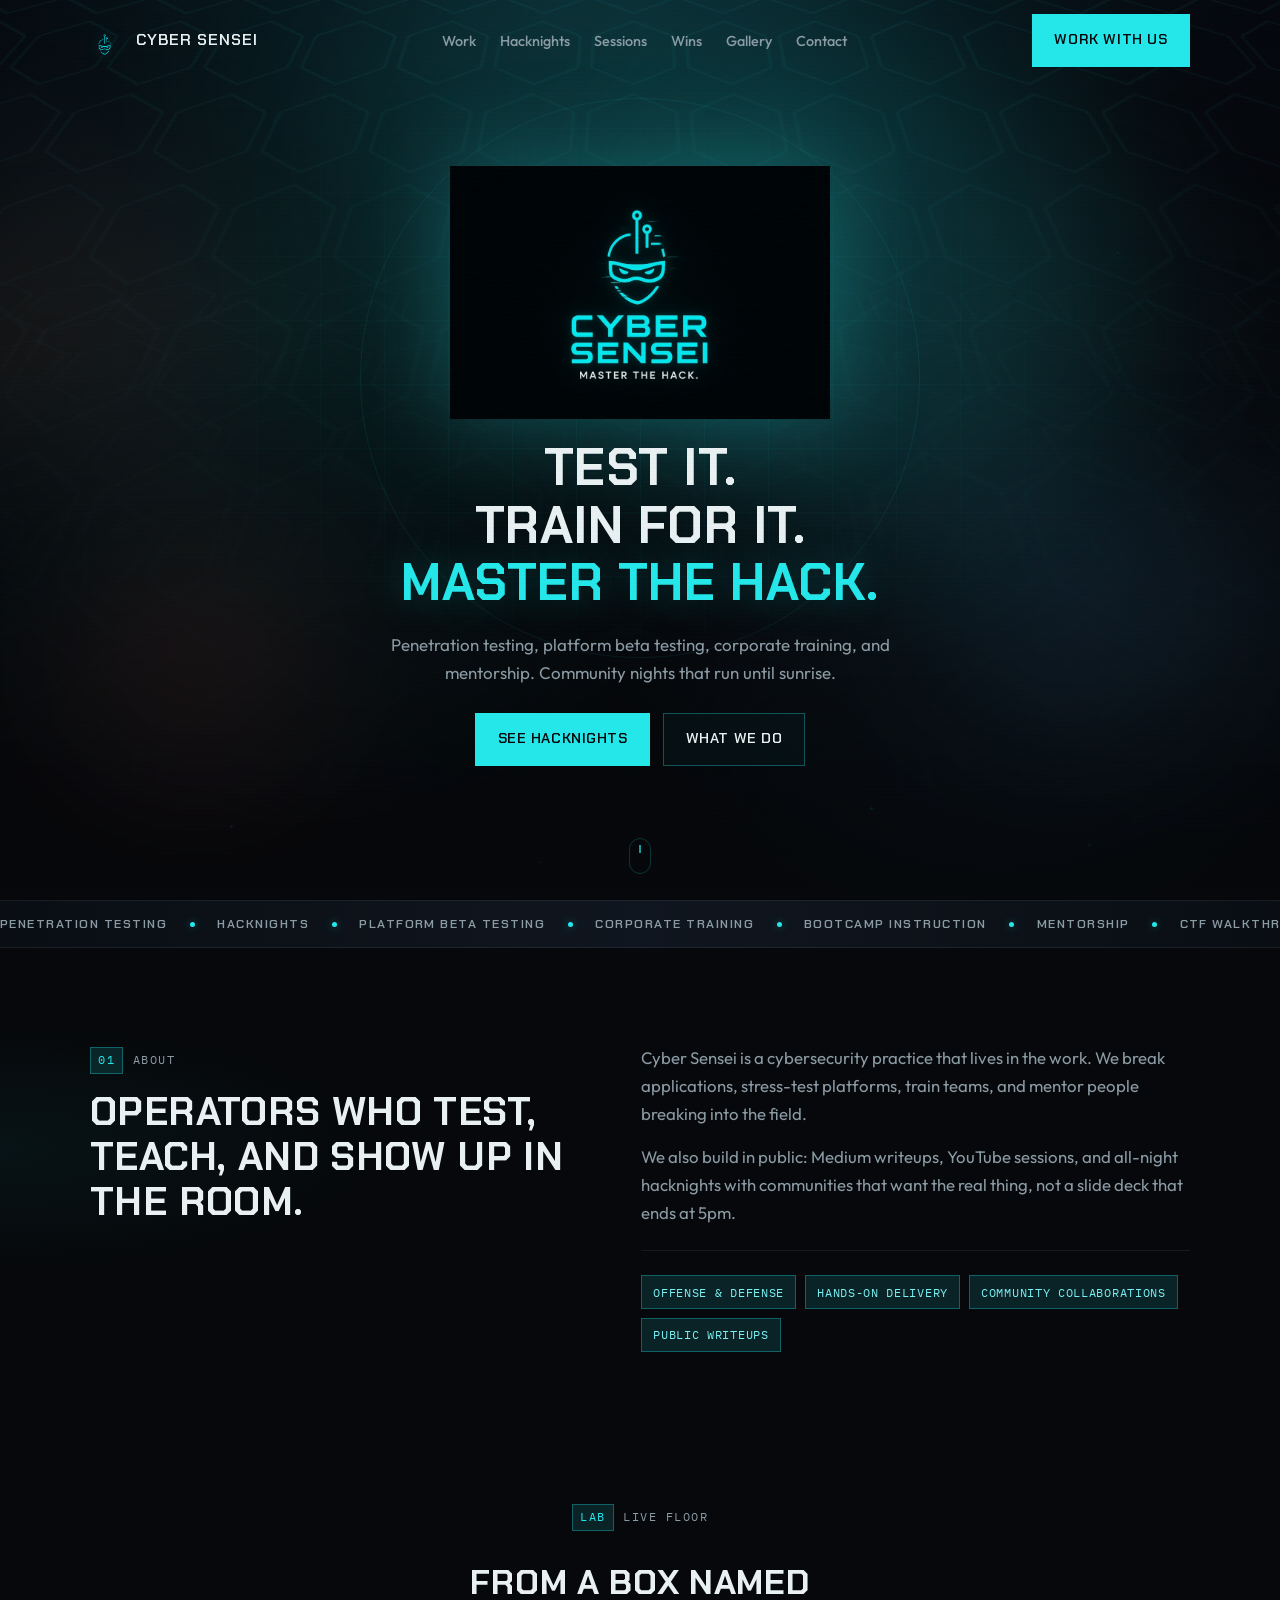
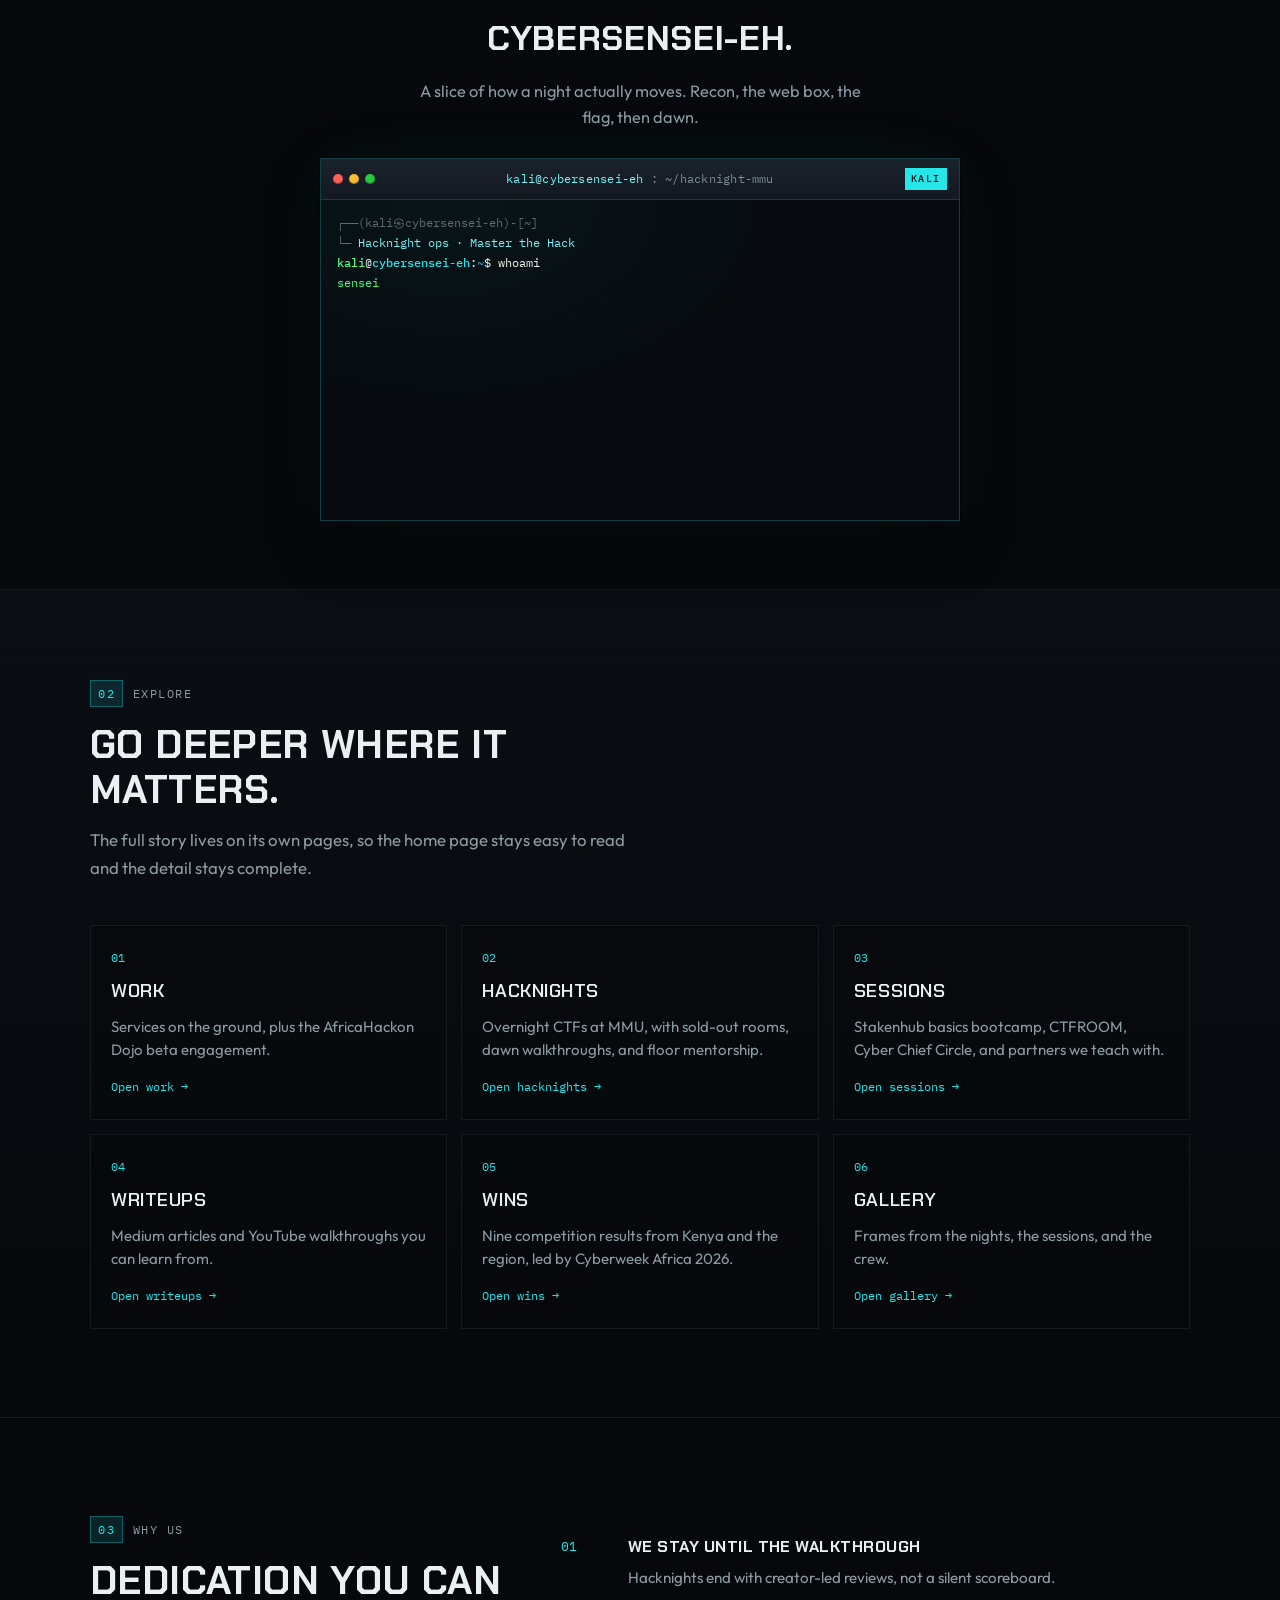
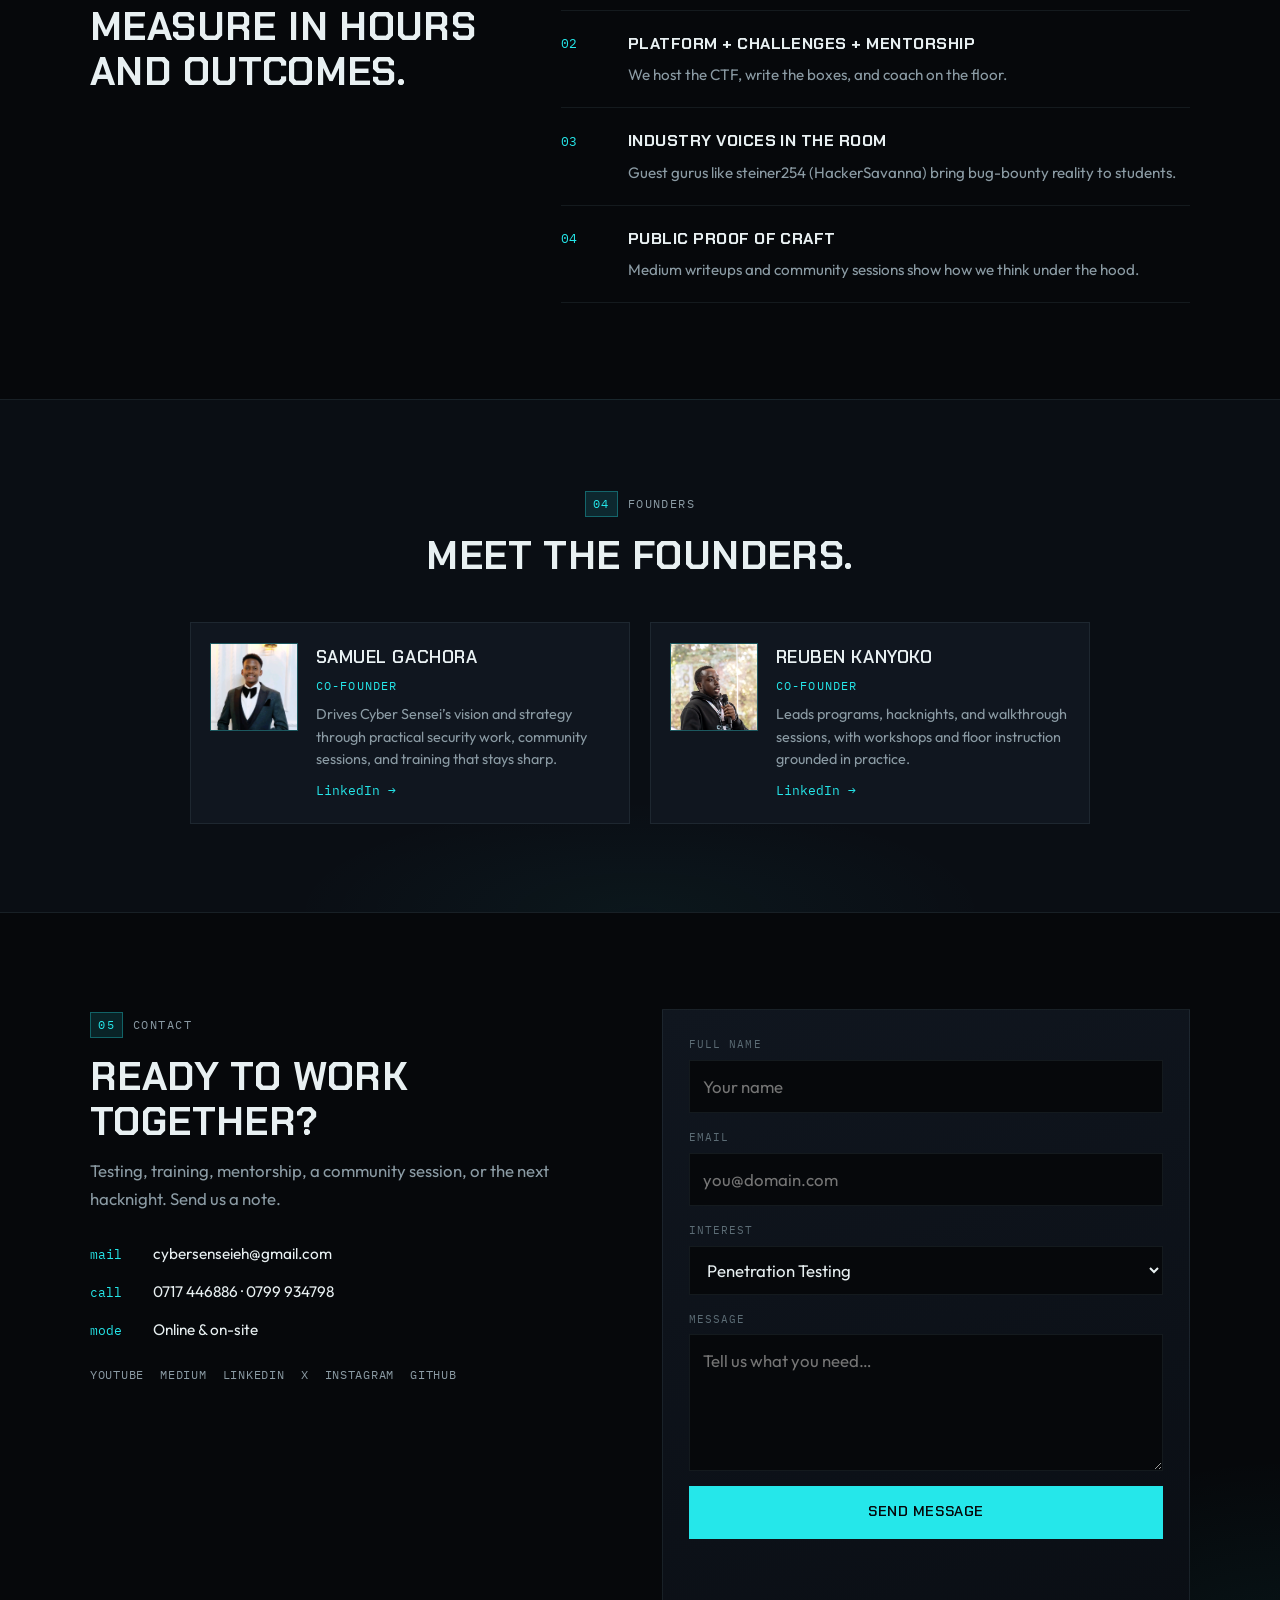
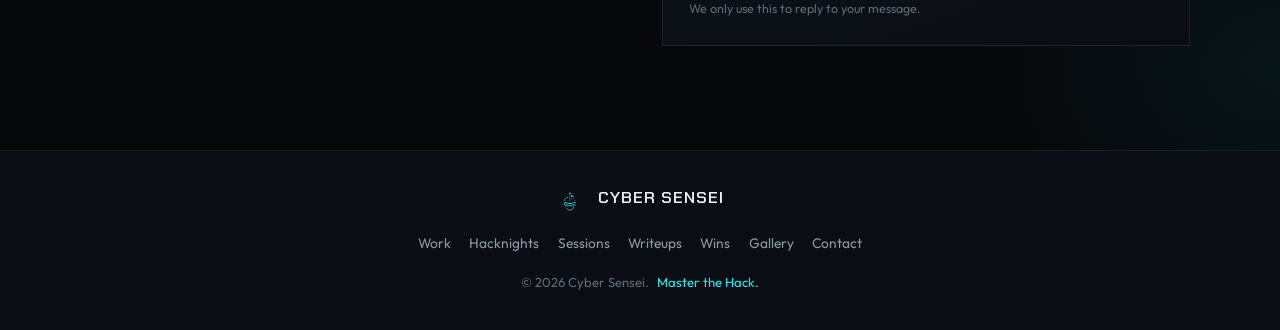
<file: index.html>
<!DOCTYPE html>
<html lang="en">
<head>
  <meta charset="UTF-8">
  <meta name="viewport" content="width=device-width, initial-scale=1.0">
  <title>Cyber Sensei | Master the Hack</title>
  <meta name="description" content="Cyber Sensei does penetration testing, platform beta testing, corporate training, mentorship, community hacknights, and public walkthroughs.">
  <meta property="og:title" content="Cyber Sensei | Master the Hack">
  <meta property="og:description" content="Penetration testing, training, mentorship, and overnight hacknights. Master the Hack.">
  <meta property="og:image" content="assets/og-cover.png">
  <meta property="og:type" content="website">
  <meta name="twitter:card" content="summary_large_image">
  <meta name="twitter:title" content="Cyber Sensei | Master the Hack">
  <meta name="twitter:description" content="Penetration testing, training, mentorship, and overnight hacknights. Master the Hack.">
  <meta name="twitter:image" content="assets/og-cover.png">
  <link rel="icon" type="image/svg+xml" href="assets/favicon.svg">
  <link rel="apple-touch-icon" href="assets/apple-touch-icon.png">
  <link rel="preconnect" href="https://fonts.googleapis.com">
  <link rel="preconnect" href="https://fonts.gstatic.com" crossorigin>
  <link href="https://fonts.googleapis.com/css2?family=Chakra+Petch:wght@500;600;700&family=IBM+Plex+Mono:wght@400;500&family=Outfit:wght@400;500;600;700&display=swap" rel="stylesheet">
  <link rel="stylesheet" href="css/styles.css?v=cyberweek-1">
</head>
<body>

  <div class="scanlines" aria-hidden="true"></div>
  <div class="page-glow" aria-hidden="true"></div>
  <div class="atmosphere" aria-hidden="true">
    <div class="hex-mesh"></div>
    <div class="hex-mesh hex-mesh--soft"></div>
    <span class="glow-blob glow-blob--cyan"></span>
    <span class="glow-blob glow-blob--warm"></span>
    <span class="glow-blob glow-blob--steel"></span>
    <span class="hex-ring hex-ring--1"></span>
    <span class="hex-ring hex-ring--2"></span>
    <span class="hex-ring hex-ring--3"></span>
    <span class="spark spark--1"></span>
    <span class="spark spark--2"></span>
    <span class="spark spark--3"></span>
    <span class="spark spark--4"></span>
  </div>

  <header class="site-header" id="siteHeader">
    <div class="shell header-inner">
      <a href="#home" class="brand">
        <img src="assets/logo-mark.png" alt="" class="brand-mark" width="40" height="40">
        <span class="brand-word">Cyber Sensei</span>
      </a>

      <nav class="main-nav" id="mainNav" aria-label="Primary">
        <ul>
          <li><a href="work/">Work</a></li>
          <li><a href="hacknights/">Hacknights</a></li>
          <li><a href="sessions/">Sessions</a></li>
          <li><a href="wins/">Wins</a></li>
          <li><a href="gallery/">Gallery</a></li>
          <li><a href="#contact">Contact</a></li>
        </ul>
      </nav>

      <div class="header-actions">
        <a href="#contact" class="btn btn-solid">Work With Us</a>
        <button class="nav-toggle" id="navToggle" aria-label="Open menu" aria-expanded="false">
          <span></span><span></span>
        </button>
      </div>
    </div>
  </header>

  <main>

    <!-- HERO -->
    <section class="hero" id="home">
      <div class="hero-atmosphere" aria-hidden="true">
        <div class="hero-mesh"></div>
        <div class="hero-grid"></div>
        <div class="hero-orb hero-orb--cyan"></div>
        <div class="hero-orb hero-orb--red"></div>
        <div class="hero-orb hero-orb--blue"></div>
        <div class="hero-ring"></div>
      </div>

      <div class="shell hero-stage">
        <img src="assets/logo.png" alt="Cyber Sensei" class="hero-logo" width="520" height="280">

        <h1 class="hero-headline">
          Test it.<br>
          Train for it.<br>
          <em>Master the hack.</em>
        </h1>

        <p class="hero-lede">
          Penetration testing, platform beta testing, corporate training, and mentorship.
          Community nights that run until sunrise.
        </p>

        <div class="hero-cta">
          <a href="hacknights/" class="btn btn-solid">See Hacknights</a>
          <a href="work/" class="btn btn-ghost">What We Do</a>
        </div>
      </div>

      <a href="#about" class="scroll-hint" aria-label="Scroll to about">
        <span class="scroll-hint-line"></span>
      </a>
    </section>

    <div class="ticker" aria-hidden="true">
      <div class="ticker-track">
        <span>Penetration Testing</span><i></i>
        <span>Hacknights</span><i></i>
        <span>Platform Beta Testing</span><i></i>
        <span>Corporate Training</span><i></i>
        <span>Bootcamp Instruction</span><i></i>
        <span>Mentorship</span><i></i>
        <span>CTF Walkthroughs</span><i></i>
        <span>Community Sessions</span><i></i>
        <span>Penetration Testing</span><i></i>
        <span>Hacknights</span><i></i>
        <span>Platform Beta Testing</span><i></i>
        <span>Corporate Training</span><i></i>
        <span>Bootcamp Instruction</span><i></i>
        <span>Mentorship</span><i></i>
        <span>CTF Walkthroughs</span><i></i>
        <span>Community Sessions</span><i></i>
      </div>
    </div>

    <!-- ABOUT -->
    <section class="about" id="about">
      <div class="shell about-layout">
        <div class="about-intro" data-reveal>
          <p class="eyebrow"><span class="eyebrow-code">01</span> About</p>
          <h2>Operators who test, teach, and show up in the room.</h2>
        </div>
        <div class="about-body" data-reveal>
          <p>
            Cyber Sensei is a cybersecurity practice that lives in the work.
            We break applications, stress-test platforms, train teams, and
            mentor people breaking into the field.
          </p>
          <p>
            We also build in public: Medium writeups, YouTube sessions, and
            all-night hacknights with communities that want the real thing,
            not a slide deck that ends at 5pm.
          </p>
          <ul class="about-pills">
            <li>Offense &amp; defense</li>
            <li>Hands-on delivery</li>
            <li>Community collaborations</li>
            <li>Public writeups</li>
          </ul>
        </div>
      </div>
    </section>

    <!-- LAB TERMINAL -->
    <section class="lab-term" id="lab" aria-label="Simulated Kali lab session">
      <div class="shell lab-term-shell" data-reveal>
        <p class="eyebrow"><span class="eyebrow-code">lab</span> Live floor</p>
        <h2 class="lab-term-title">From a box named cybersensei-eh.</h2>
        <p class="lab-term-lede">
          A slice of how a night actually moves. Recon, the web box, the flag, then dawn.
        </p>

        <div class="kali-window" id="kaliWindow">
          <div class="kali-titlebar">
            <div class="kali-traffic" aria-hidden="true">
              <span class="kali-dot kali-dot--close"></span>
              <span class="kali-dot kali-dot--min"></span>
              <span class="kali-dot kali-dot--max"></span>
            </div>
            <div class="kali-title">
              <span class="kali-host">kali@cybersensei-eh</span>
              <span class="kali-path">: ~/hacknight-mmu</span>
            </div>
            <div class="kali-badge" aria-hidden="true">KALI</div>
          </div>
          <div class="kali-screen" id="kaliScreen" role="log" aria-live="polite" aria-relevant="additions">
            <noscript>
              <pre class="kali-static">kali@cybersensei-eh:~$ whoami
sensei
kali@cybersensei-eh:~$ echo "Master the Hack."
Master the Hack.</pre>
            </noscript>
          </div>
        </div>
      </div>
    </section>

    <!-- PATHWAYS -->
    <section class="pathways" id="explore">
      <div class="shell">
        <header class="section-head" data-reveal>
          <p class="eyebrow"><span class="eyebrow-code">02</span> Explore</p>
          <h2>Go deeper where it matters.</h2>
          <p class="section-lede">
            The full story lives on its own pages, so the home page stays easy to read
            and the detail stays complete.
          </p>
        </header>

        <div class="pathway-grid">
          <a class="pathway" href="work/" data-reveal>
            <span class="pathway-code">01</span>
            <h3>Work</h3>
            <p>Services on the ground, plus the AfricaHackon Dojo beta engagement.</p>
            <span class="pathway-go">Open work →</span>
          </a>
          <a class="pathway" href="hacknights/" data-reveal>
            <span class="pathway-code">02</span>
            <h3>Hacknights</h3>
            <p>Overnight CTFs at MMU, with sold-out rooms, dawn walkthroughs, and floor mentorship.</p>
            <span class="pathway-go">Open hacknights →</span>
          </a>
          <a class="pathway" href="sessions/" data-reveal>
            <span class="pathway-code">03</span>
            <h3>Sessions</h3>
            <p>Stakenhub basics bootcamp, CTFROOM, Cyber Chief Circle, and partners we teach with.</p>
            <span class="pathway-go">Open sessions →</span>
          </a>
          <a class="pathway" href="writeups/" data-reveal>
            <span class="pathway-code">04</span>
            <h3>Writeups</h3>
            <p>Medium articles and YouTube walkthroughs you can learn from.</p>
            <span class="pathway-go">Open writeups →</span>
          </a>
          <a class="pathway" href="wins/" data-reveal>
            <span class="pathway-code">05</span>
            <h3>Wins</h3>
            <p>Nine competition results from Kenya and the region, led by Cyberweek Africa 2026.</p>
            <span class="pathway-go">Open wins →</span>
          </a>
          <a class="pathway" href="gallery/" data-reveal>
            <span class="pathway-code">06</span>
            <h3>Gallery</h3>
            <p>Frames from the nights, the sessions, and the crew.</p>
            <span class="pathway-go">Open gallery →</span>
          </a>
        </div>
      </div>
    </section>

    <!-- WHY -->
    <section class="why" id="why">
      <div class="shell why-layout">
        <div class="why-intro" data-reveal>
          <p class="eyebrow"><span class="eyebrow-code">03</span> Why us</p>
          <h2>Dedication you can measure in hours and outcomes.</h2>
        </div>
        <ol class="why-list">
          <li data-reveal>
            <strong>We stay until the walkthrough</strong>
            <span>Hacknights end with creator-led reviews, not a silent scoreboard.</span>
          </li>
          <li data-reveal>
            <strong>Platform + challenges + mentorship</strong>
            <span>We host the CTF, write the boxes, and coach on the floor.</span>
          </li>
          <li data-reveal>
            <strong>Industry voices in the room</strong>
            <span>Guest gurus like steiner254 (HackerSavanna) bring bug-bounty reality to students.</span>
          </li>
          <li data-reveal>
            <strong>Public proof of craft</strong>
            <span>Medium writeups and community sessions show how we think under the hood.</span>
          </li>
        </ol>
      </div>
    </section>


    <!-- FOUNDERS -->
    <section class="founders" id="founders">
      <div class="shell">
        <header class="section-head section-head--center" data-reveal>
          <p class="eyebrow"><span class="eyebrow-code">04</span> Founders</p>
          <h2>Meet the founders.</h2>
        </header>

        <div class="founders-row">
          <article class="founder" data-reveal>
            <img class="founder-photo" src="assets/founder-samuel.jpg" alt="Samuel Gachora" loading="lazy" width="112" height="112">
            <div class="founder-copy">
              <h3>Samuel Gachora</h3>
              <p class="founder-role">Co-Founder</p>
              <p>
                Drives Cyber Sensei’s vision and strategy through practical security work,
                community sessions, and training that stays sharp.
              </p>
              <a href="https://www.linkedin.com/in/samuel-gachora-5426922b9/" class="text-link" target="_blank" rel="noopener noreferrer">LinkedIn →</a>
            </div>
          </article>

          <article class="founder" data-reveal>
            <img class="founder-photo" src="assets/founder-reuben.jpg" alt="Reuben Kanyoko" loading="lazy" width="112" height="112">
            <div class="founder-copy">
              <h3>Reuben Kanyoko</h3>
              <p class="founder-role">Co-Founder</p>
              <p>
                Leads programs, hacknights, and walkthrough sessions, with workshops and
                floor instruction grounded in practice.
              </p>
              <a href="https://www.linkedin.com/in/reuben-kanyoko-wahome/" class="text-link" target="_blank" rel="noopener noreferrer">LinkedIn →</a>
            </div>
          </article>
        </div>
      </div>
    </section>


    <!-- CONTACT -->
    <section class="contact" id="contact">
      <div class="shell contact-layout">
        <div class="contact-copy" data-reveal>
          <p class="eyebrow"><span class="eyebrow-code">05</span> Contact</p>
          <h2>Ready to work together?</h2>
          <p class="section-lede">
            Testing, training, mentorship, a community session, or the next hacknight.
            Send us a note.
          </p>

          <ul class="contact-meta">
            <li>
              <span class="mono">mail</span>
              <a href="mailto:cybersenseieh@gmail.com">cybersenseieh@gmail.com</a>
            </li>
            <li>
              <span class="mono">call</span>
              <span>
                <a href="tel:+254717446886">0717 446886</a>
                ·
                <a href="tel:+254799934798">0799 934798</a>
              </span>
            </li>
            <li>
              <span class="mono">mode</span>
              <span>Online &amp; on-site</span>
            </li>
          </ul>

          <div class="social-row">
            <a href="https://www.youtube.com/@cybersensei-EH" target="_blank" rel="noopener noreferrer">YouTube</a>
            <a href="https://medium.com/@cybersenseieh" target="_blank" rel="noopener noreferrer">Medium</a>
            <a href="https://www.linkedin.com/company/cybersensei-eh/" target="_blank" rel="noopener noreferrer">LinkedIn</a>
            <a href="https://x.com/cyber_sensei_EH" target="_blank" rel="noopener noreferrer">X</a>
            <a href="https://www.instagram.com/cybersensei_eh/" target="_blank" rel="noopener noreferrer">Instagram</a>
            <a href="https://github.com/cybersensei-EH" target="_blank" rel="noopener noreferrer">GitHub</a>
          </div>
        </div>

        <form class="contact-form" id="contactForm" data-reveal action="https://formsubmit.co/ajax/cybersenseieh@gmail.com" method="POST">
          <input type="hidden" name="_subject" value="Cyber Sensei website inquiry">
          <input type="hidden" name="_template" value="table">
          <input type="text" name="_honey" class="form-honey" tabindex="-1" autocomplete="off" aria-hidden="true">
          <label>
            <span>Full name</span>
            <input type="text" name="name" placeholder="Your name" required autocomplete="name">
          </label>
          <label>
            <span>Email</span>
            <input type="email" name="email" placeholder="you@domain.com" required autocomplete="email">
          </label>
          <label>
            <span>Interest</span>
            <select name="interest">
              <option>Penetration Testing</option>
              <option>Platform Beta Testing</option>
              <option>Corporate Training</option>
              <option>Bootcamp Instruction</option>
              <option>Mentorship</option>
              <option>Hacknight / Community Session</option>
              <option>Writeups / Collaboration</option>
              <option>Other</option>
            </select>
          </label>
          <label>
            <span>Message</span>
            <textarea name="message" rows="4" placeholder="Tell us what you need…" required></textarea>
          </label>
          <button type="submit" class="btn btn-solid btn-block" id="contactSubmit">Send message</button>
          <p class="form-note" id="formNote" role="status"></p>
          <p class="form-privacy">We only use this to reply to your message.</p>
        </form>
      </div>
    </section>


  </main>

  <footer class="site-footer">
    <div class="shell footer-inner">
      <a href="#home" class="footer-brand">
        <img src="assets/logo-mark.png" alt="" width="36" height="36">
        <span>Cyber Sensei</span>
      </a>
      <nav class="footer-nav" aria-label="Footer">
        <a href="work/">Work</a>
        <a href="hacknights/">Hacknights</a>
        <a href="sessions/">Sessions</a>
        <a href="writeups/">Writeups</a>
        <a href="wins/">Wins</a>
        <a href="gallery/">Gallery</a>
        <a href="#contact">Contact</a>
      </nav>
      <p class="footer-copy">
        © <span id="year"></span> Cyber Sensei.
        <span class="footer-tag">Master the Hack.</span>
      </p>
    </div>
  </footer>

  <button class="to-top" id="toTop" aria-label="Back to top">↑</button>
  <script src="js/script.js?v=copy-1"></script>
</body>
</html>
</file>
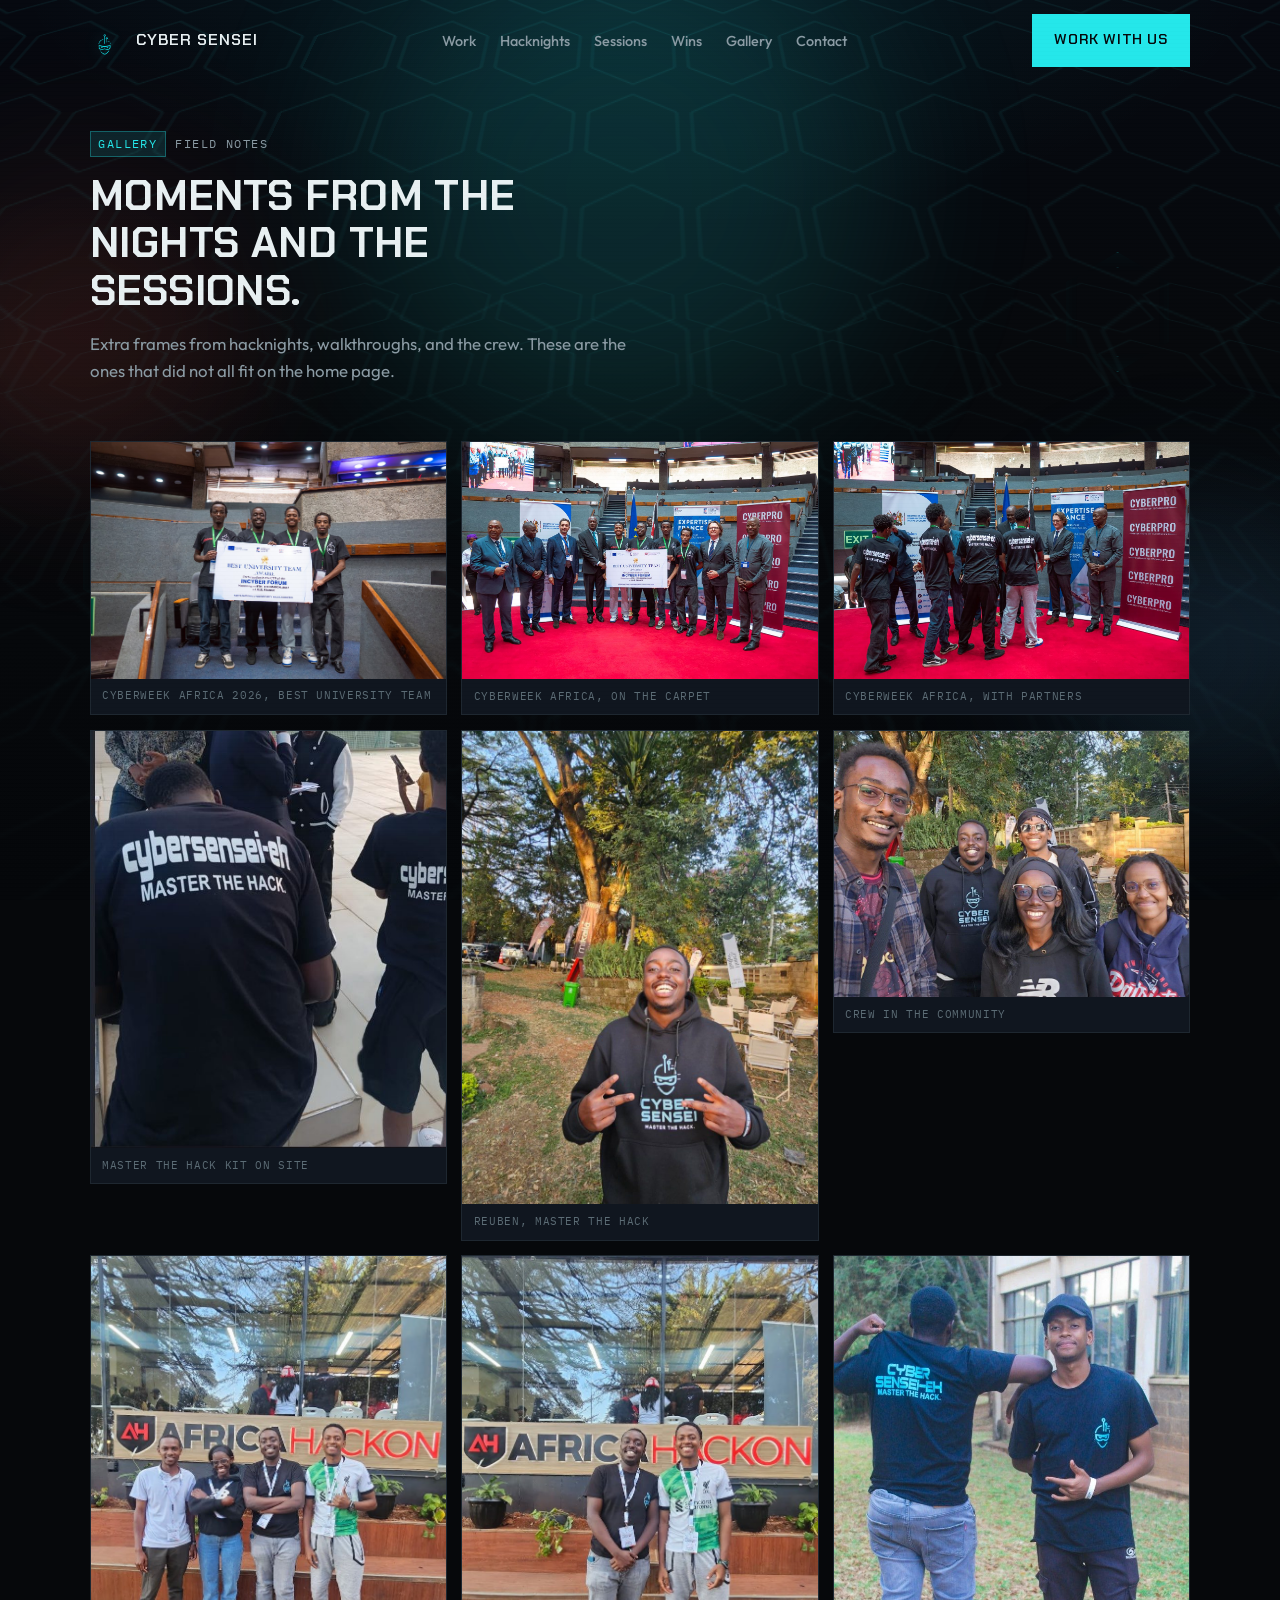
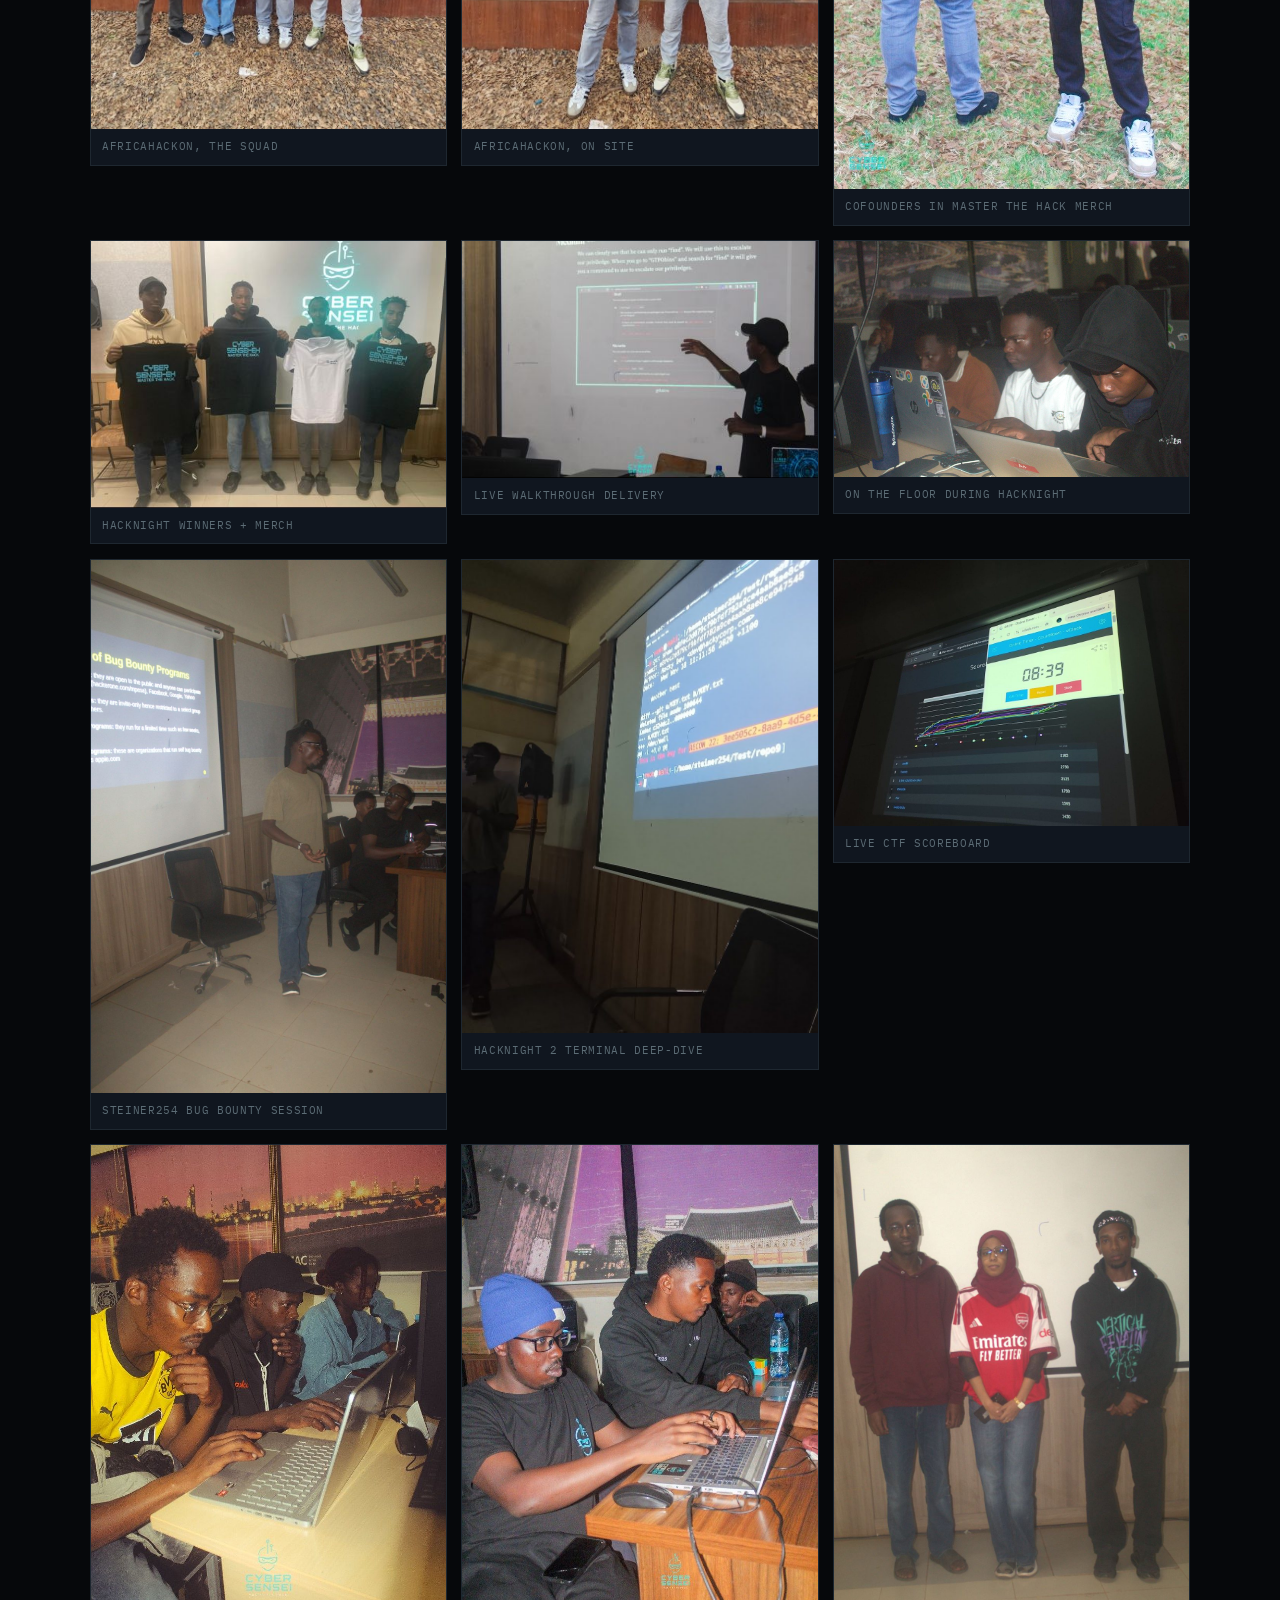
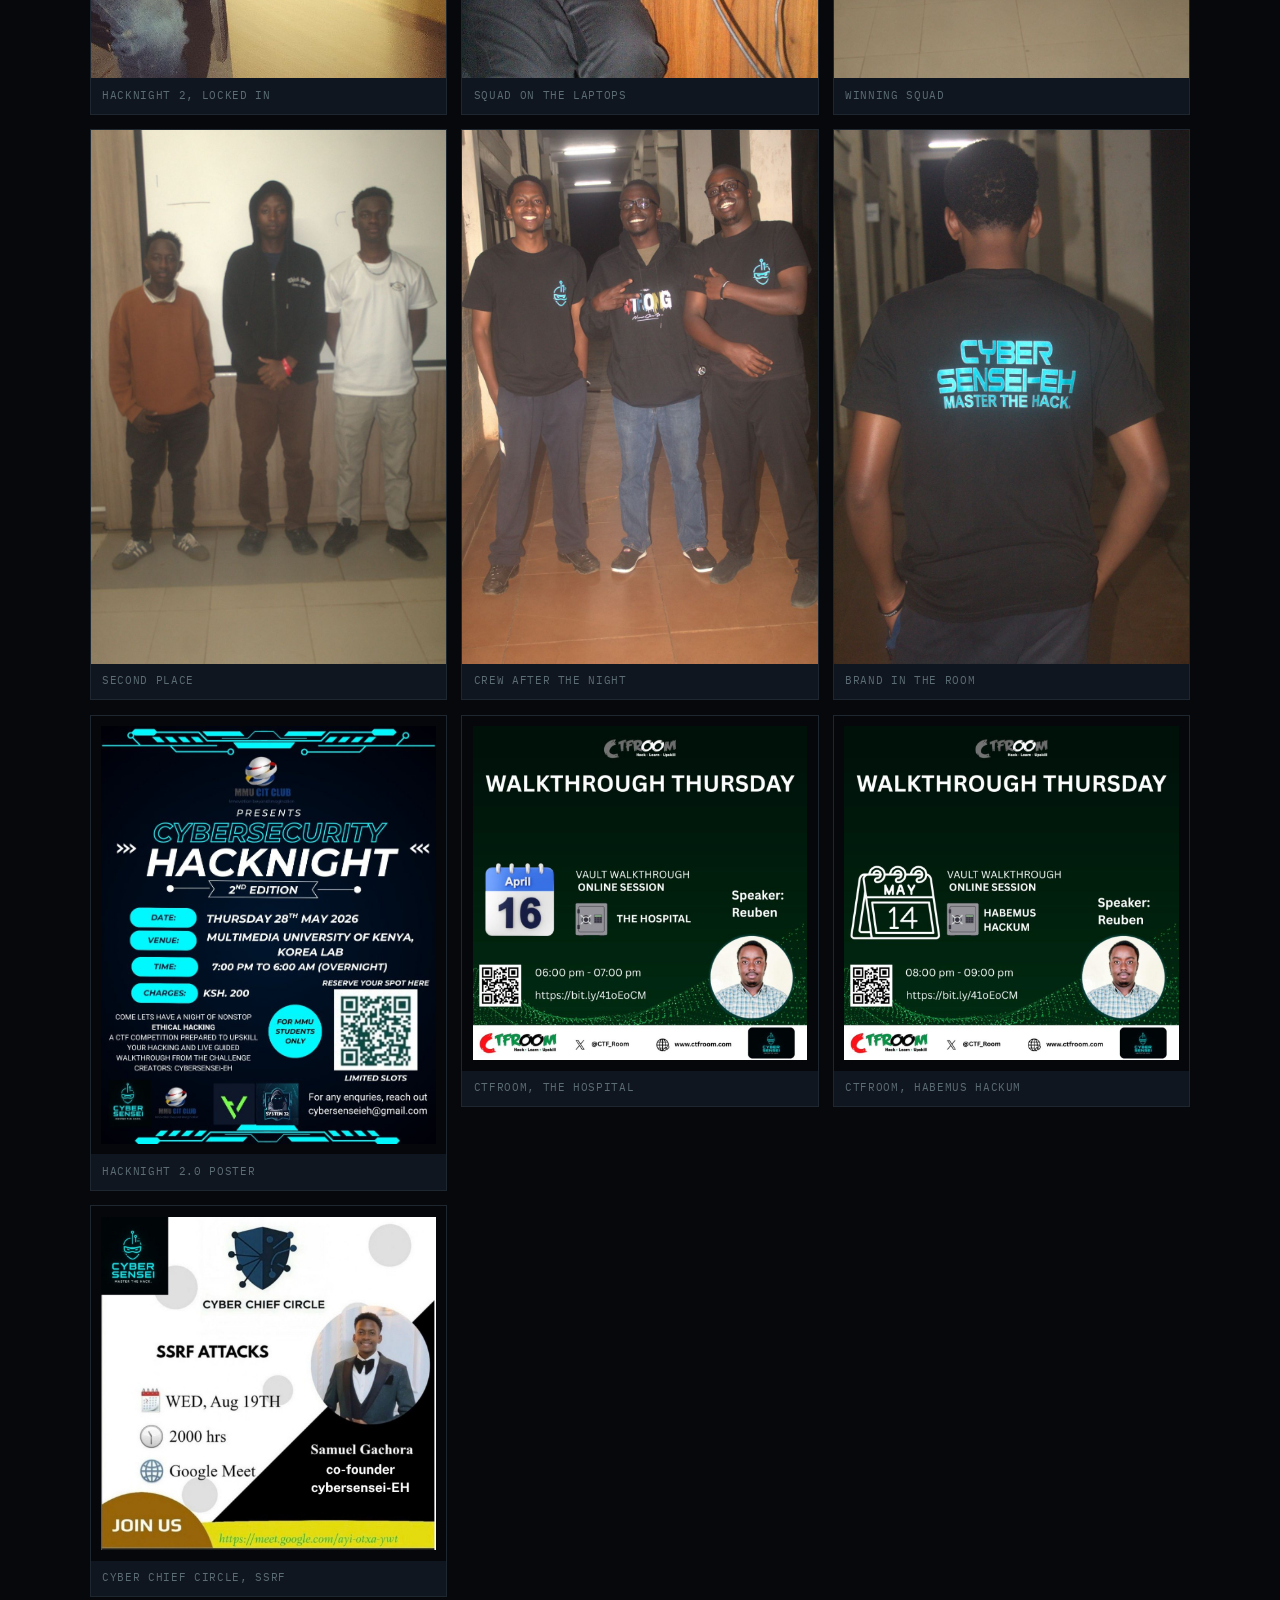
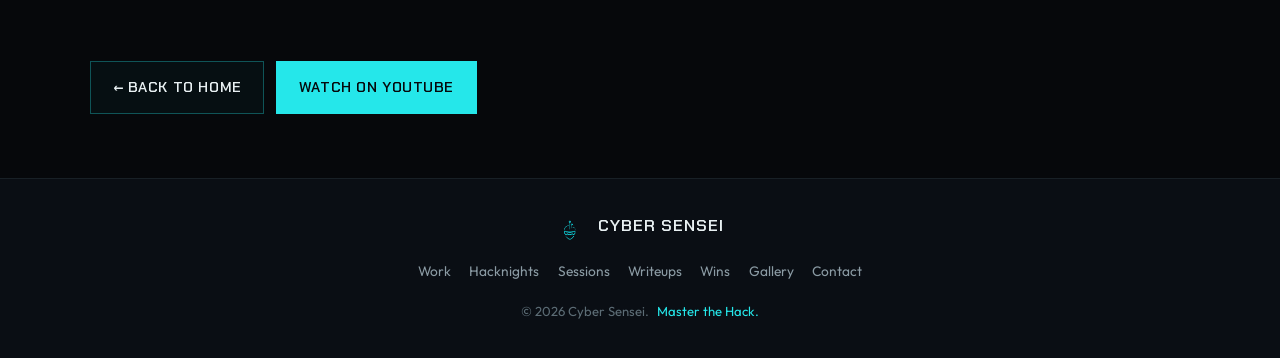
<file: gallery/index.html>
<!DOCTYPE html>
<html lang="en">
<head>
  <meta charset="UTF-8">
  <meta name="viewport" content="width=device-width, initial-scale=1.0">
  <title>Gallery | Cyber Sensei</title>
  <meta name="description" content="Photos from Cyber Sensei hacknights, sessions, and community work.">
  <link rel="icon" type="image/svg+xml" href="../assets/favicon.svg">
  <link rel="apple-touch-icon" href="../assets/apple-touch-icon.png">
  <link rel="preconnect" href="https://fonts.googleapis.com">
  <link rel="preconnect" href="https://fonts.gstatic.com" crossorigin>
  <link href="https://fonts.googleapis.com/css2?family=Chakra+Petch:wght@500;600;700&family=IBM+Plex+Mono:wght@400;500&family=Outfit:wght@400;500;600;700&display=swap" rel="stylesheet">
  <link rel="stylesheet" href="../css/styles.css?v=cyberweek-1">
</head>
<body class="page-gallery">

  <div class="scanlines" aria-hidden="true"></div>
  <div class="page-glow" aria-hidden="true"></div>
  <div class="atmosphere" aria-hidden="true">
    <div class="hex-mesh"></div>
    <div class="hex-mesh hex-mesh--soft"></div>
    <span class="glow-blob glow-blob--cyan"></span>
    <span class="glow-blob glow-blob--warm"></span>
    <span class="glow-blob glow-blob--steel"></span>
    <span class="hex-ring hex-ring--1"></span>
    <span class="hex-ring hex-ring--2"></span>
    <span class="spark spark--1"></span>
    <span class="spark spark--2"></span>
    <span class="spark spark--3"></span>
  </div>

  <header class="site-header" id="siteHeader">
    <div class="shell header-inner">
      <a href="../" class="brand">
        <img src="../assets/logo-mark.png" alt="" class="brand-mark" width="40" height="40">
        <span class="brand-word">Cyber Sensei</span>
      </a>

      <nav class="main-nav" id="mainNav" aria-label="Primary">
        <ul>
          <li><a href="../work/">Work</a></li>
          <li><a href="../hacknights/">Hacknights</a></li>
          <li><a href="../sessions/">Sessions</a></li>
          <li><a href="../wins/">Wins</a></li>
          <li><a href="../gallery/" aria-current="page">Gallery</a></li>
          <li><a href="../#contact">Contact</a></li>
        </ul>
      </nav>

      <div class="header-actions">
        <a href="../#contact" class="btn btn-solid">Work With Us</a>
        <button class="nav-toggle" id="navToggle" aria-label="Open menu" aria-expanded="false">
          <span></span><span></span>
        </button>
      </div>
    </div>
  </header>

  <main>
    <section class="gallery-hero">
      <div class="shell">
        <p class="eyebrow"><span class="eyebrow-code">GALLERY</span> Field notes</p>
        <h1>Moments from the nights and the sessions.</h1>
        <p class="section-lede">
          Extra frames from hacknights, walkthroughs, and the crew. These are the ones that
          did not all fit on the home page.
        </p>
      </div>
    </section>

    <section class="gallery-grid-section">
      <div class="shell gallery-masonry">

        <figure class="gallery-item" data-reveal>
          <div class="gallery-frame">
            <img src="../assets/gallery/cyberweek-2026-award.jpg" alt="Team sensei holding the Best University Team Award at Cyberweek Africa 2026" loading="lazy">
          </div>
          <figcaption>Cyberweek Africa 2026, Best University Team</figcaption>
        </figure>

        <figure class="gallery-item" data-reveal>
          <div class="gallery-frame">
            <img src="../assets/gallery/cyberweek-2026-podium.jpg" alt="Team sensei with officials and the award board" loading="lazy">
          </div>
          <figcaption>Cyberweek Africa, on the carpet</figcaption>
        </figure>

        <figure class="gallery-item" data-reveal>
          <div class="gallery-frame">
            <img src="../assets/gallery/cyberweek-2026-ceremony.jpg" alt="cybersensei-eh crew meeting Cyberweek Africa officials" loading="lazy">
          </div>
          <figcaption>Cyberweek Africa, with partners</figcaption>
        </figure>

        <figure class="gallery-item" data-reveal>
          <div class="gallery-frame">
            <img src="../assets/gallery/cyberweek-2026-kit.jpg" alt="cybersensei-eh Master the Hack team shirts at Cyberweek" loading="lazy">
          </div>
          <figcaption>Master the Hack kit on site</figcaption>
        </figure>

        <figure class="gallery-item" data-reveal>
          <div class="gallery-frame">
            <img src="../assets/gallery/reuben-hoodie.jpg" alt="Reuben in Cyber Sensei hoodie" loading="lazy">
          </div>
          <figcaption>Reuben, Master the Hack</figcaption>
        </figure>

        <figure class="gallery-item" data-reveal>
          <div class="gallery-frame">
            <img src="../assets/gallery/crew-selfie.jpg" alt="Cyber Sensei crew selfie" loading="lazy">
          </div>
          <figcaption>Crew in the community</figcaption>
        </figure>

        <figure class="gallery-item" data-reveal>
          <div class="gallery-frame">
            <img src="../assets/gallery/africahackon-group.jpg" alt="Team at AfricaHackon" loading="lazy">
          </div>
          <figcaption>AfricaHackon, the squad</figcaption>
        </figure>

        <figure class="gallery-item" data-reveal>
          <div class="gallery-frame">
            <img src="../assets/gallery/africahackon-duo.jpg" alt="Duo at AfricaHackon sign" loading="lazy">
          </div>
          <figcaption>AfricaHackon, on site</figcaption>
        </figure>

        <figure class="gallery-item" data-reveal>
          <div class="gallery-frame">
            <img src="../assets/hacknight/cofounders.jpg" alt="Cyber Sensei cofounders in branded merch" loading="lazy">
          </div>
          <figcaption>Cofounders in Master the Hack merch</figcaption>
        </figure>

        <figure class="gallery-item" data-reveal>
          <div class="gallery-frame">
            <img src="../assets/hacknight/merch-winners.jpg" alt="Winners with Cyber Sensei merch" loading="lazy">
          </div>
          <figcaption>Hacknight winners + merch</figcaption>
        </figure>

        <figure class="gallery-item" data-reveal>
          <div class="gallery-frame">
            <img src="../assets/hacknight/teaching-session.jpg" alt="Live walkthrough on projector" loading="lazy">
          </div>
          <figcaption>Live walkthrough delivery</figcaption>
        </figure>

        <figure class="gallery-item" data-reveal>
          <div class="gallery-frame">
            <img src="../assets/hacknight/in-action.jpg" alt="Students during hacknight" loading="lazy">
          </div>
          <figcaption>On the floor during Hacknight</figcaption>
        </figure>

        <figure class="gallery-item" data-reveal>
          <div class="gallery-frame">
            <img src="../assets/hacknight/steiner254.jpg" alt="steiner254 presenting bug bounty" loading="lazy">
          </div>
          <figcaption>steiner254 bug bounty session</figcaption>
        </figure>

        <figure class="gallery-item" data-reveal>
          <div class="gallery-frame">
            <img src="../assets/hacknight/hn2-steiner-terminal.jpg" alt="Terminal demo during Hacknight 2" loading="lazy">
          </div>
          <figcaption>Hacknight 2 terminal deep-dive</figcaption>
        </figure>

        <figure class="gallery-item" data-reveal>
          <div class="gallery-frame">
            <img src="../assets/hacknight/hn2-scoreboard.jpg" alt="Live CTF scoreboard" loading="lazy">
          </div>
          <figcaption>Live CTF scoreboard</figcaption>
        </figure>

        <figure class="gallery-item" data-reveal>
          <div class="gallery-frame">
            <img src="../assets/hacknight/hn2-focus.jpg" alt="Focused students at Hacknight 2" loading="lazy">
          </div>
          <figcaption>Hacknight 2, locked in</figcaption>
        </figure>

        <figure class="gallery-item" data-reveal>
          <div class="gallery-frame">
            <img src="../assets/hacknight/hn2-crew-laptops.jpg" alt="Squad on laptops" loading="lazy">
          </div>
          <figcaption>Squad on the laptops</figcaption>
        </figure>

        <figure class="gallery-item" data-reveal>
          <div class="gallery-frame">
            <img src="../assets/hacknight/winners.jpg" alt="Winning team" loading="lazy">
          </div>
          <figcaption>Winning squad</figcaption>
        </figure>

        <figure class="gallery-item" data-reveal>
          <div class="gallery-frame">
            <img src="../assets/hacknight/second-place.jpg" alt="Second place team" loading="lazy">
          </div>
          <figcaption>Second place</figcaption>
        </figure>

        <figure class="gallery-item" data-reveal>
          <div class="gallery-frame">
            <img src="../assets/hacknight/crew.jpg" alt="Crew after the night" loading="lazy">
          </div>
          <figcaption>Crew after the night</figcaption>
        </figure>

        <figure class="gallery-item" data-reveal>
          <div class="gallery-frame">
            <img src="../assets/hacknight/brand-room.jpg" alt="Cyber Sensei branding in the room" loading="lazy">
          </div>
          <figcaption>Brand in the room</figcaption>
        </figure>

        <figure class="gallery-item gallery-item--poster" data-reveal>
          <div class="gallery-frame">
            <img src="../assets/events/hacknight2-poster.jpg" alt="Hacknight 2 poster" loading="lazy">
          </div>
          <figcaption>Hacknight 2.0 poster</figcaption>
        </figure>

        <figure class="gallery-item gallery-item--poster" data-reveal>
          <div class="gallery-frame">
            <img src="../assets/events/ctfroom-hospital.jpg" alt="CTFROOM The Hospital poster" loading="lazy">
          </div>
          <figcaption>CTFROOM, The Hospital</figcaption>
        </figure>

        <figure class="gallery-item gallery-item--poster" data-reveal>
          <div class="gallery-frame">
            <img src="../assets/events/ctfroom-habemus.jpg" alt="CTFROOM Habemus Hackum poster" loading="lazy">
          </div>
          <figcaption>CTFROOM, Habemus Hackum</figcaption>
        </figure>

        <figure class="gallery-item gallery-item--poster" data-reveal>
          <div class="gallery-frame">
            <img src="../assets/events/cyber-chief-ssrf.jpg" alt="Cyber Chief Circle SSRF poster" loading="lazy">
          </div>
          <figcaption>Cyber Chief Circle, SSRF</figcaption>
        </figure>
      </div>
    </section>

    <section class="gallery-back">
      <div class="shell">
        <a href="../" class="btn btn-ghost">← Back to home</a>
        <a href="../writeups/#youtube" class="btn btn-solid">Watch on YouTube</a>
      </div>
    </section>
  </main>

  <footer class="site-footer">
    <div class="shell footer-inner">
      <a href="../" class="footer-brand">
        <img src="../assets/logo-mark.png" alt="" width="36" height="36">
        <span>Cyber Sensei</span>
      </a>
      <nav class="footer-nav" aria-label="Footer">
        <a href="../work/">Work</a>
        <a href="../hacknights/">Hacknights</a>
        <a href="../sessions/">Sessions</a>
        <a href="../writeups/">Writeups</a>
        <a href="../wins/">Wins</a>
        <a href="../gallery/">Gallery</a>
        <a href="../#contact">Contact</a>
      </nav>
      <p class="footer-copy">
        © <span id="year"></span> Cyber Sensei.
        <span class="footer-tag">Master the Hack.</span>
      </p>
    </div>
  </footer>

  <button class="to-top" id="toTop" aria-label="Back to top">↑</button>
  <script src="../js/script.js?v=copy-1"></script>
</body>
</html>
</file>
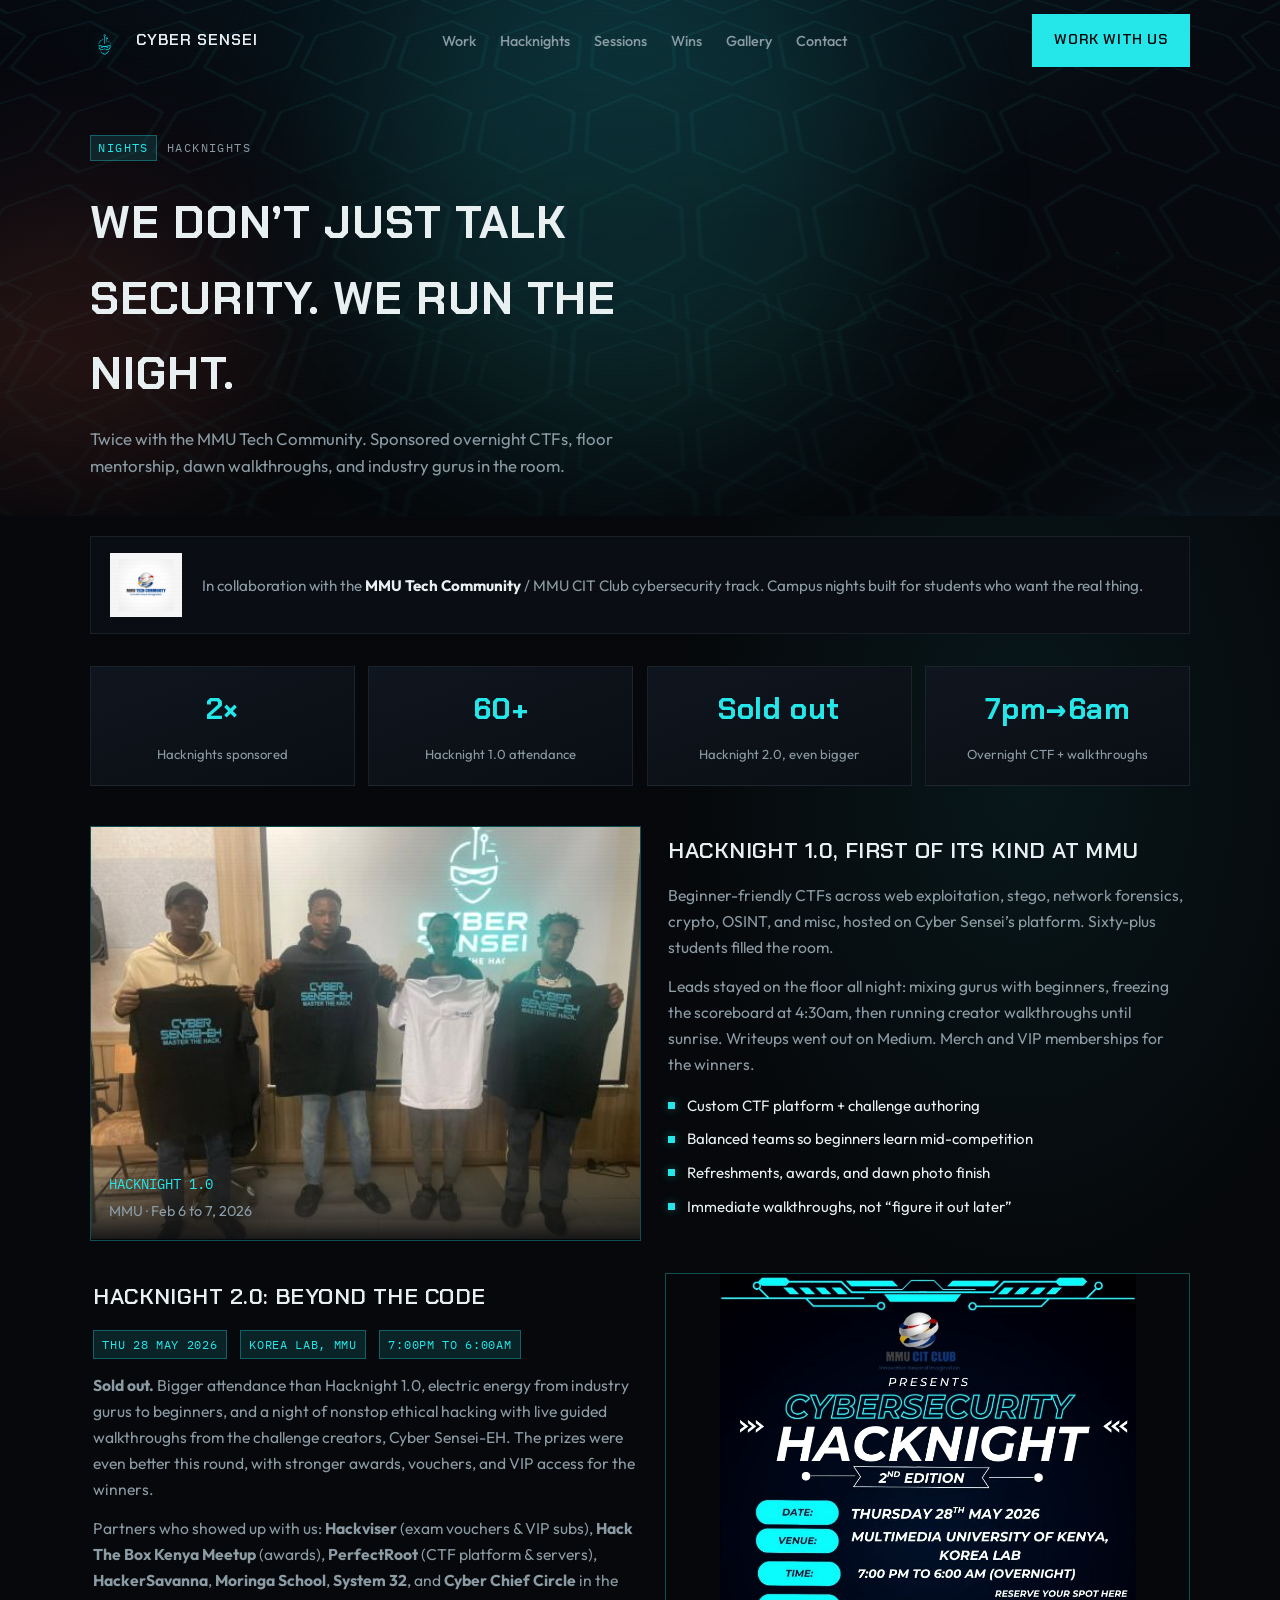
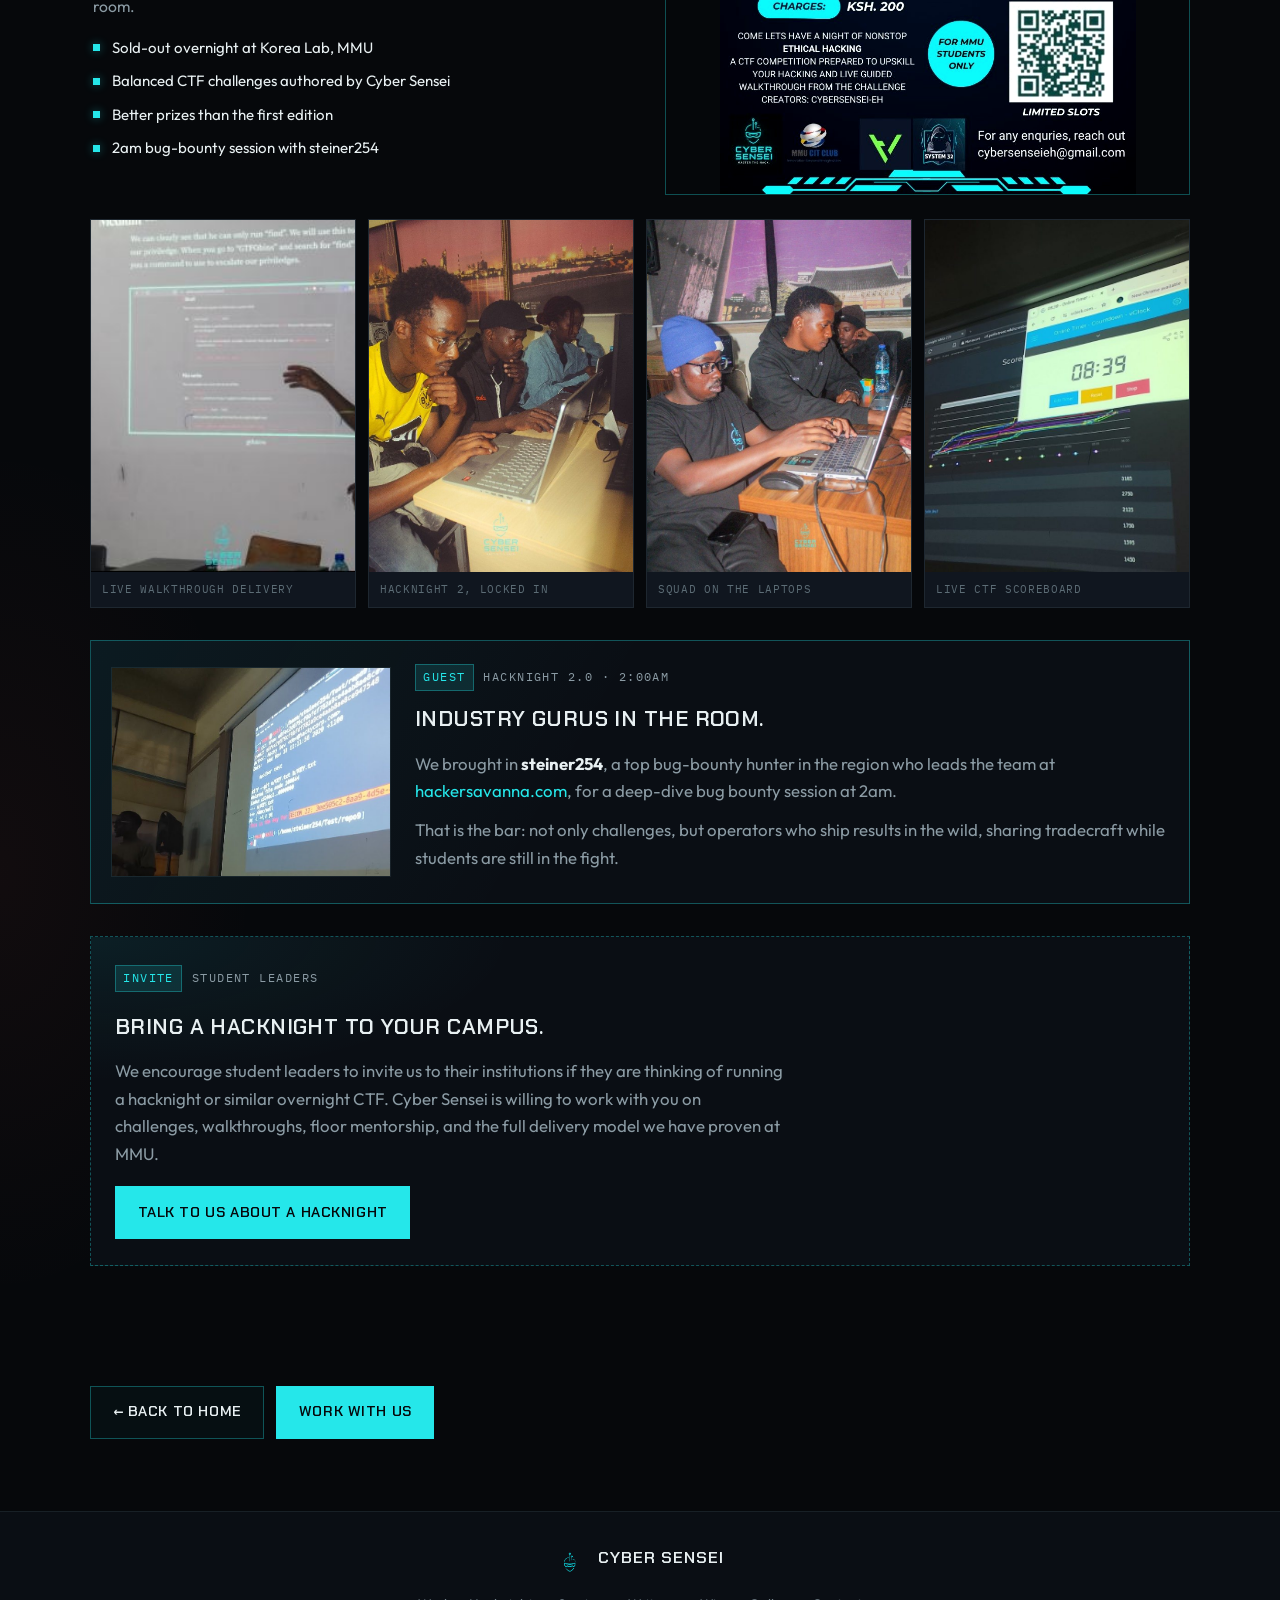
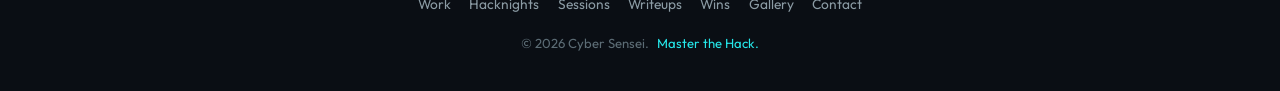
<file: hacknights/index.html>
<!DOCTYPE html>
<html lang="en">
<head>
  <meta charset="UTF-8">
  <meta name="viewport" content="width=device-width, initial-scale=1.0">
  <title>Hacknights | Cyber Sensei</title>
  <meta name="description" content="Cyber Sensei overnight CTFs with the MMU Tech Community. Hacknight 1.0 and sold-out Hacknight 2.0.">
  <meta property="og:title" content="Hacknights | Cyber Sensei">
  <meta property="og:description" content="Cyber Sensei overnight CTFs with the MMU Tech Community. Hacknight 1.0 and sold-out Hacknight 2.0.">
  <meta property="og:image" content="../assets/og-cover.png">
  <meta property="og:type" content="website">
  <meta name="twitter:card" content="summary_large_image">
  <meta name="twitter:title" content="Hacknights | Cyber Sensei">
  <meta name="twitter:description" content="Cyber Sensei overnight CTFs with the MMU Tech Community. Hacknight 1.0 and sold-out Hacknight 2.0.">
  <meta name="twitter:image" content="../assets/og-cover.png">
  <link rel="icon" type="image/svg+xml" href="../assets/favicon.svg">
  <link rel="apple-touch-icon" href="../assets/apple-touch-icon.png">
  <link rel="preconnect" href="https://fonts.googleapis.com">
  <link rel="preconnect" href="https://fonts.gstatic.com" crossorigin>
  <link href="https://fonts.googleapis.com/css2?family=Chakra+Petch:wght@500;600;700&family=IBM+Plex+Mono:wght@400;500&family=Outfit:wght@400;500;600;700&display=swap" rel="stylesheet">
  <link rel="stylesheet" href="../css/styles.css?v=cyberweek-1">
</head>
<body class="page-inner">
  <div class="scanlines" aria-hidden="true"></div>
  <div class="page-glow" aria-hidden="true"></div>
  <div class="atmosphere" aria-hidden="true">
    <div class="hex-mesh"></div>
    <div class="hex-mesh hex-mesh--soft"></div>
    <span class="glow-blob glow-blob--cyan"></span>
    <span class="glow-blob glow-blob--warm"></span>
    <span class="glow-blob glow-blob--steel"></span>
    <span class="hex-ring hex-ring--1"></span>
    <span class="hex-ring hex-ring--2"></span>
    <span class="spark spark--1"></span>
    <span class="spark spark--2"></span>
    <span class="spark spark--3"></span>
  </div>
  <header class="site-header" id="siteHeader">
    <div class="shell header-inner">
      <a href="../" class="brand">
        <img src="../assets/logo-mark.png" alt="" class="brand-mark" width="40" height="40">
        <span class="brand-word">Cyber Sensei</span>
      </a>

      <nav class="main-nav" id="mainNav" aria-label="Primary">
        <ul>
          <li><a href="../work/">Work</a></li>
          <li><a href="../hacknights/" aria-current="page">Hacknights</a></li>
          <li><a href="../sessions/">Sessions</a></li>
          <li><a href="../wins/">Wins</a></li>
          <li><a href="../gallery/">Gallery</a></li>
          <li><a href="../#contact">Contact</a></li>
        </ul>
      </nav>

      <div class="header-actions">
        <a href="../#contact" class="btn btn-solid">Work With Us</a>
        <button class="nav-toggle" id="navToggle" aria-label="Open menu" aria-expanded="false">
          <span></span><span></span>
        </button>
      </div>
    </div>
  </header>

  <main>
    <section class="page-hero">
      <div class="shell">
        <p class="eyebrow"><span class="eyebrow-code">nights</span> Hacknights</p>
        <h1>We don’t just talk security. We run the night.</h1>
        <p class="section-lede">Twice with the MMU Tech Community. Sponsored overnight CTFs, floor mentorship, dawn walkthroughs, and industry gurus in the room.</p>
      </div>
    </section>
    <!-- HACKNIGHTS -->
    <section class="hacknights" id="hacknights">
      <div class="shell">
<div class="hn-collab" data-reveal>
          <img src="../assets/partners/mmu-tech.png" alt="MMU Tech Community" class="hn-collab-logo" width="160" height="80">
          <p>
            In collaboration with the <strong>MMU Tech Community</strong> /
            MMU CIT Club cybersecurity track. Campus nights built for students
            who want the real thing.
          </p>
        </div>

        <div class="hn-stats" data-reveal>
          <div class="hn-stat">
            <strong>2×</strong>
            <span>Hacknights sponsored</span>
          </div>
          <div class="hn-stat">
            <strong>60+</strong>
            <span>Hacknight 1.0 attendance</span>
          </div>
          <div class="hn-stat">
            <strong>Sold out</strong>
            <span>Hacknight 2.0, even bigger</span>
          </div>
          <div class="hn-stat">
            <strong>7pm→6am</strong>
            <span>Overnight CTF + walkthroughs</span>
          </div>
        </div>

        <!-- Hacknight 1 -->
        <div class="hn-feature" data-reveal>
          <div class="hn-feature-media">
            <img src="../assets/hacknight/merch-winners.jpg" alt="Hacknight winners with Cyber Sensei merch" loading="lazy" class="img-focus-top">
            <div class="hn-feature-overlay">
              <span class="mono">HACKNIGHT 1.0</span>
              <p>MMU · Feb 6 to 7, 2026</p>
            </div>
          </div>
          <div class="hn-feature-copy">
            <h3>Hacknight 1.0, first of its kind at MMU</h3>
            <p>
              Beginner-friendly CTFs across web exploitation, stego, network forensics,
              crypto, OSINT, and misc, hosted on Cyber Sensei’s platform. Sixty-plus
              students filled the room.
            </p>
            <p>
              Leads stayed on the floor all night: mixing gurus with beginners,
              freezing the scoreboard at 4:30am, then running creator walkthroughs
              until sunrise. Writeups went out on Medium. Merch and VIP memberships
              for the winners.
            </p>
            <ul class="hn-checklist">
              <li>Custom CTF platform + challenge authoring</li>
              <li>Balanced teams so beginners learn mid-competition</li>
              <li>Refreshments, awards, and dawn photo finish</li>
              <li>Immediate walkthroughs, not “figure it out later”</li>
            </ul>
          </div>
        </div>

        <!-- Hacknight 2 -->
        <div class="hn-feature hn-feature--flip" data-reveal>
          <div class="hn-feature-media hn-feature-media--poster">
            <img src="../assets/events/hacknight2-poster.jpg" alt="Cybersecurity Hacknight 2nd Edition poster" loading="lazy" class="img-contain">
          </div>
          <div class="hn-feature-copy">
            <h3>Hacknight 2.0: Beyond the Code</h3>
            <p class="hn-meta-line">
              <span>Thu 28 May 2026</span>
              <span>Korea Lab, MMU</span>
              <span>7:00pm to 6:00am</span>
            </p>
            <p>
              <strong>Sold out.</strong> Bigger attendance than Hacknight 1.0, electric
              energy from industry gurus to beginners, and a night of nonstop ethical
              hacking with live guided walkthroughs from the challenge creators,
              Cyber Sensei-EH. The prizes were even better this round, with stronger awards,
              vouchers, and VIP access for the winners.
            </p>
            <p>
              Partners who showed up with us: <strong>Hackviser</strong> (exam vouchers
              &amp; VIP subs), <strong>Hack The Box Kenya Meetup</strong> (awards),
              <strong>PerfectRoot</strong> (CTF platform &amp; servers),
              <strong>HackerSavanna</strong>, <strong>Moringa School</strong>,
              <strong>System 32</strong>, and <strong>Cyber Chief Circle</strong> in the room.
            </p>
            <ul class="hn-checklist">
              <li>Sold-out overnight at Korea Lab, MMU</li>
              <li>Balanced CTF challenges authored by Cyber Sensei</li>
              <li>Better prizes than the first edition</li>
              <li>2am bug-bounty session with steiner254</li>
            </ul>
          </div>
        </div>

        <div class="hn-gallery" data-reveal>
          <figure>
            <img src="../assets/hacknight/teaching-session.jpg" alt="Live walkthrough delivery" loading="lazy" class="img-focus-top">
            <figcaption>Live walkthrough delivery</figcaption>
          </figure>
          <figure>
            <img src="../assets/hacknight/hn2-focus.jpg" alt="Students focused during Hacknight 2" loading="lazy" class="img-focus-top">
            <figcaption>Hacknight 2, locked in</figcaption>
          </figure>
          <figure>
            <img src="../assets/hacknight/hn2-crew-laptops.jpg" alt="Squad hacking during Hacknight 2" loading="lazy" class="img-focus-top">
            <figcaption>Squad on the laptops</figcaption>
          </figure>
          <figure>
            <img src="../assets/hacknight/hn2-scoreboard.jpg" alt="Hacknight MMU CTF live scoreboard" loading="lazy" class="img-focus-center">
            <figcaption>Live CTF scoreboard</figcaption>
          </figure>
        </div>

        <article class="hn-guest" data-reveal>
          <div class="hn-guest-media">
            <img src="../assets/hacknight/hn2-steiner-terminal.jpg" alt="steiner254 live bug bounty session at Hacknight 2" loading="lazy" class="img-focus-top">
          </div>
          <div class="hn-guest-copy">
            <p class="eyebrow"><span class="eyebrow-code">GUEST</span> Hacknight 2.0 · 2:00am</p>
            <h3>Industry gurus in the room.</h3>
            <p>
              We brought in <strong>steiner254</strong>, a top bug-bounty hunter in the
              region who leads the team at
              <a href="https://hackersavanna.com" target="_blank" rel="noopener noreferrer">hackersavanna.com</a>,
              for a deep-dive bug bounty session at 2am.
            </p>
            <p>
              That is the bar: not only challenges, but operators who ship results in
              the wild, sharing tradecraft while students are still in the fight.
            </p>
          </div>
        </article>

        <aside class="hn-invite" data-reveal>
          <p class="eyebrow"><span class="eyebrow-code">INVITE</span> Student leaders</p>
          <h3>Bring a hacknight to your campus.</h3>
          <p>
            We encourage student leaders to invite us to their institutions if they are
            thinking of running a hacknight or similar overnight CTF. Cyber Sensei is
            willing to work with you on challenges, walkthroughs, floor mentorship, and
            the full delivery model we have proven at MMU.
          </p>
          <a href="../#contact" class="btn btn-solid">Talk to us about a hacknight</a>
        </aside>
      </div>
    </section>

    <section class="page-back">
      <div class="shell">
        <a href="../" class="btn btn-ghost">← Back to home</a>
        <a href="../#contact" class="btn btn-solid">Work With Us</a>
      </div>
    </section>
  </main>

  <footer class="site-footer">
    <div class="shell footer-inner">
      <a href="../" class="footer-brand">
        <img src="../assets/logo-mark.png" alt="" width="36" height="36">
        <span>Cyber Sensei</span>
      </a>
      <nav class="footer-nav" aria-label="Footer">
        <a href="../work/">Work</a>
        <a href="../hacknights/">Hacknights</a>
        <a href="../sessions/">Sessions</a>
        <a href="../writeups/">Writeups</a>
        <a href="../wins/">Wins</a>
        <a href="../gallery/">Gallery</a>
        <a href="../#contact">Contact</a>
      </nav>
      <p class="footer-copy">
        © <span id="year"></span> Cyber Sensei.
        <span class="footer-tag">Master the Hack.</span>
      </p>
    </div>
  </footer>

  <button class="to-top" id="toTop" aria-label="Back to top">↑</button>
  <script src="../js/script.js?v=copy-1"></script>
</body>
</html>
</file>
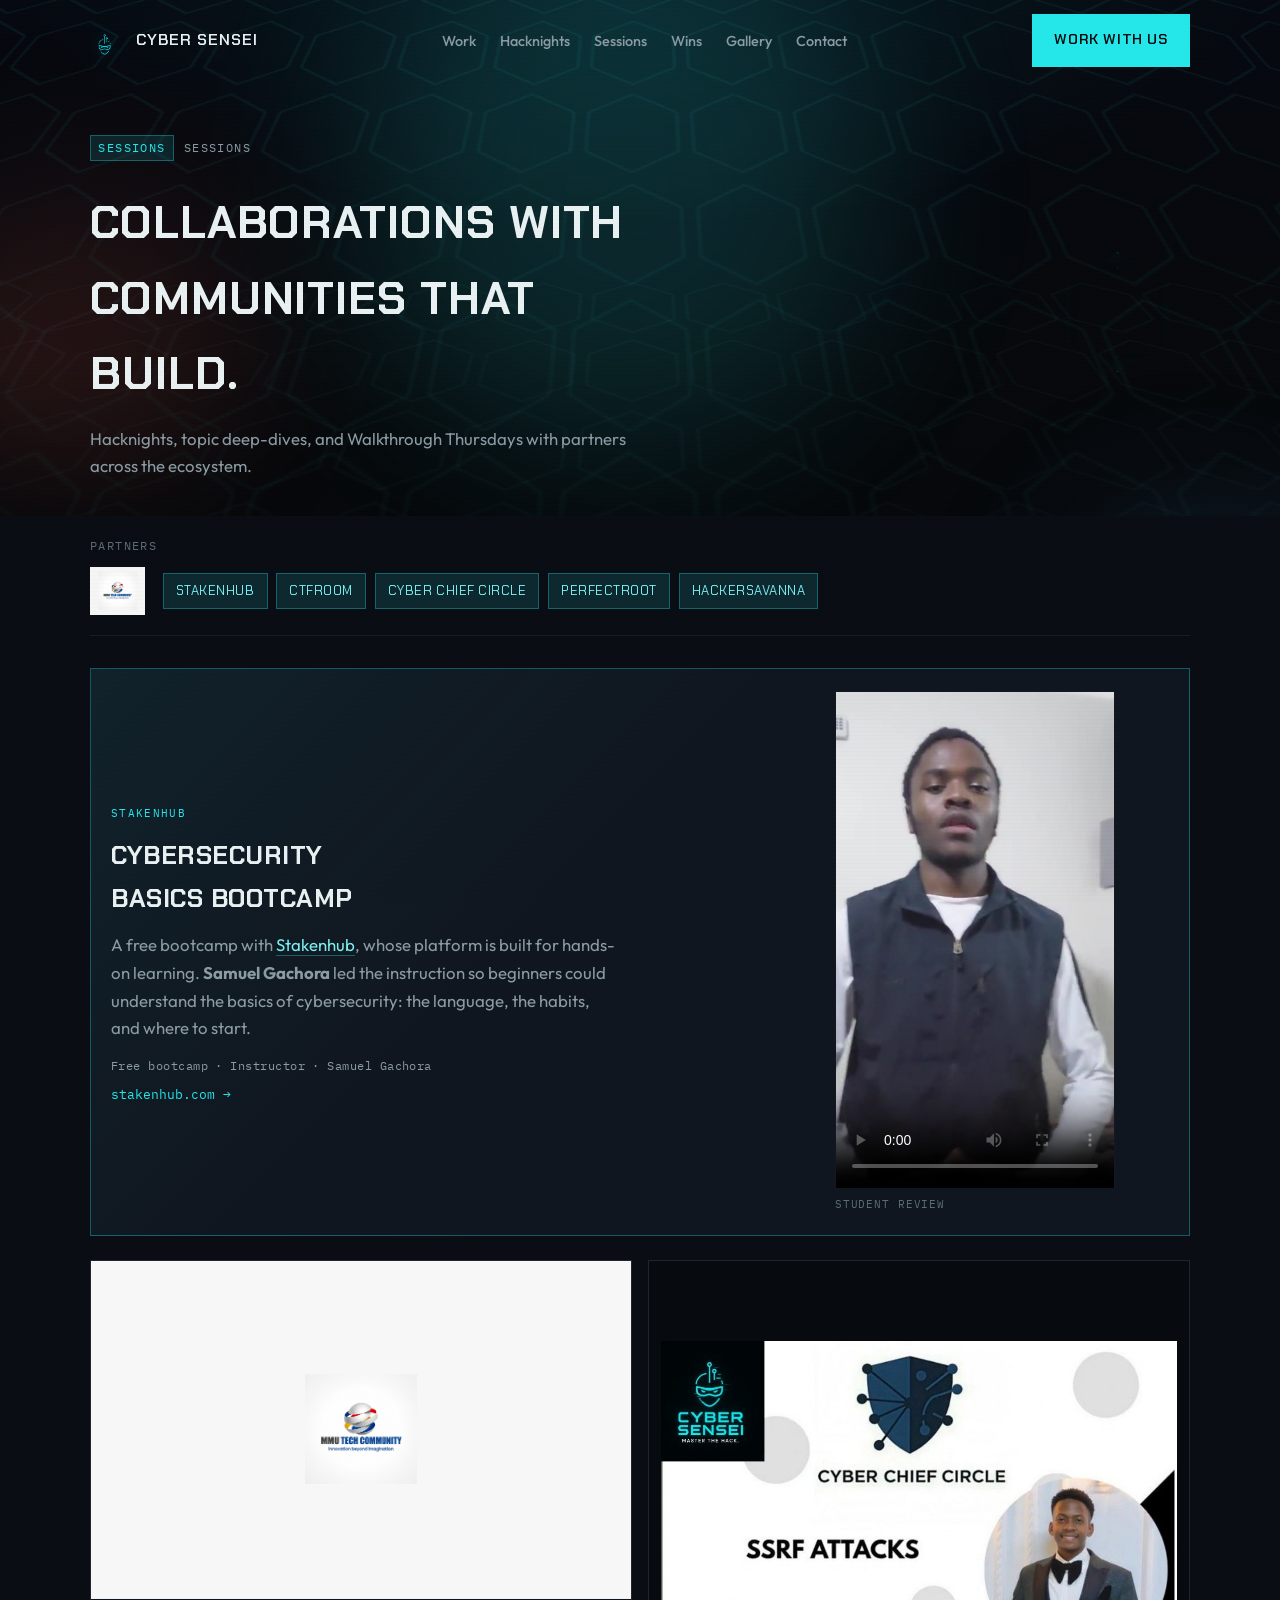
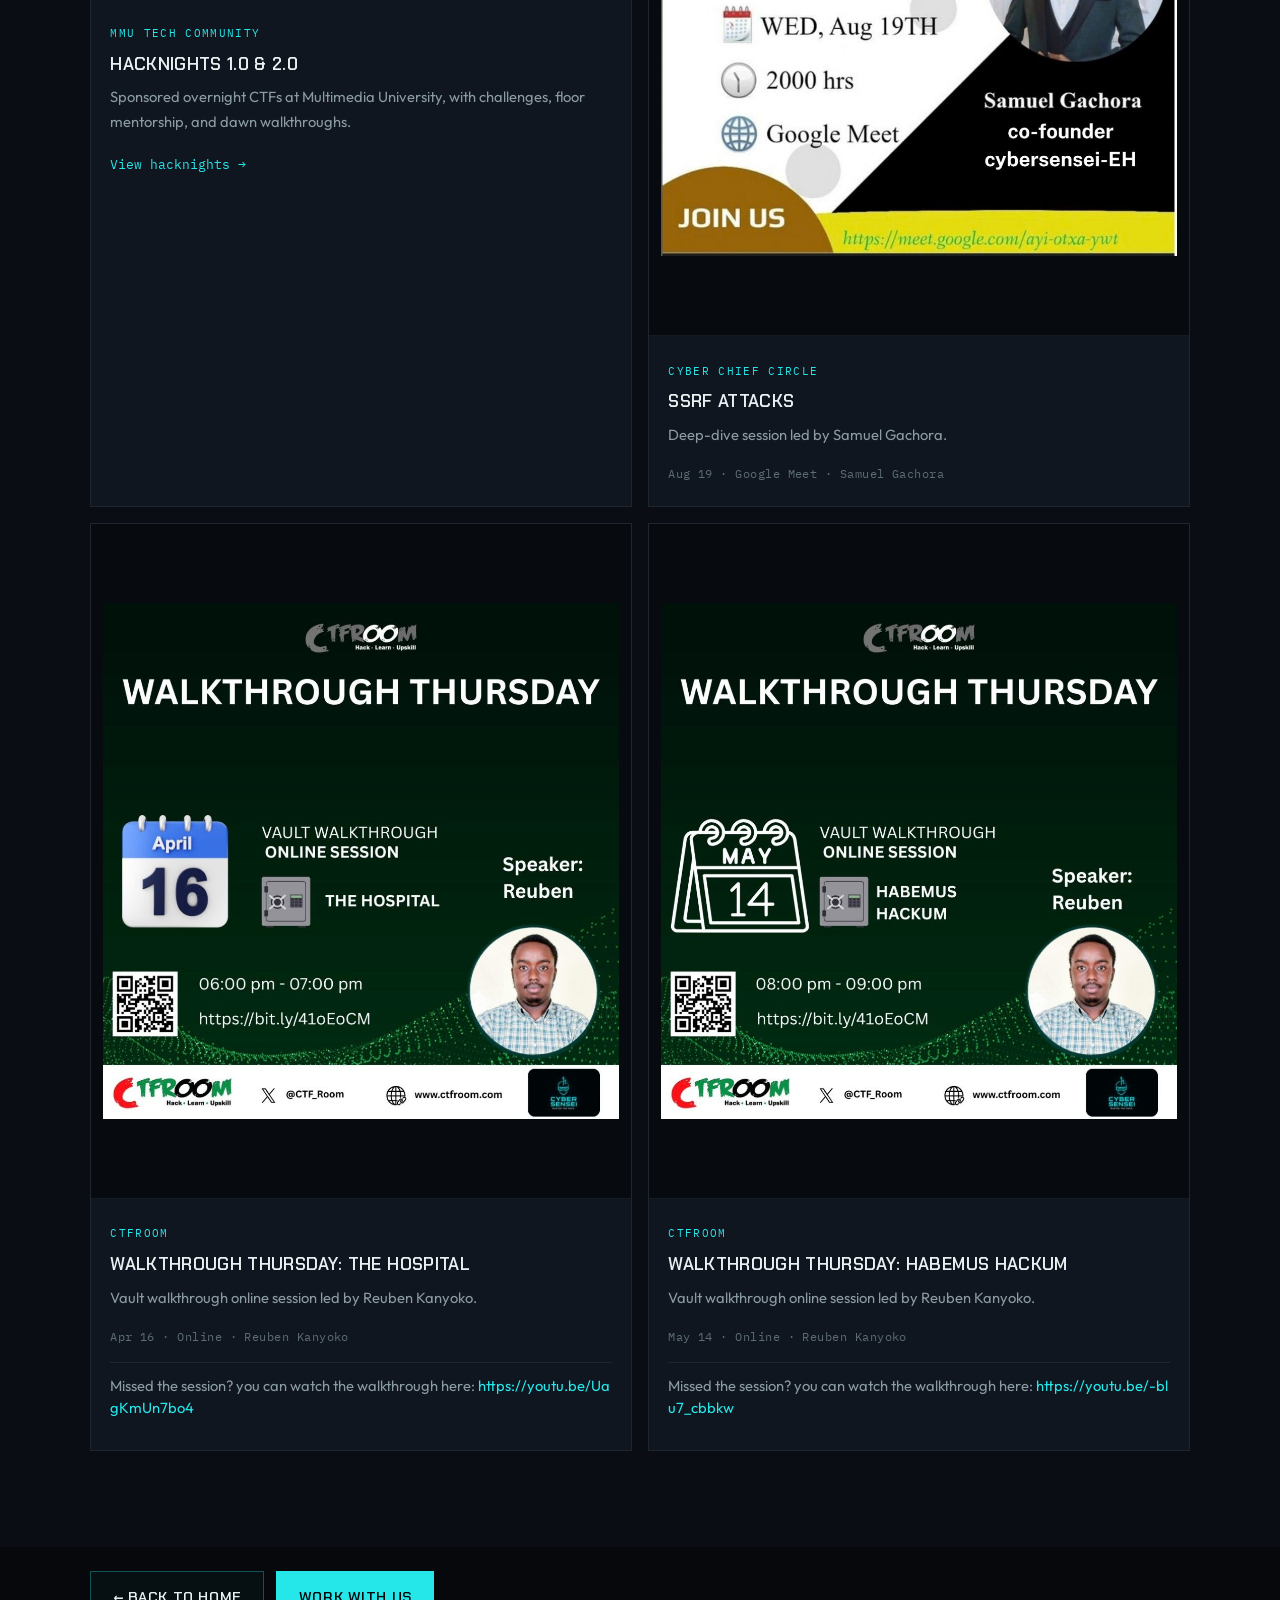
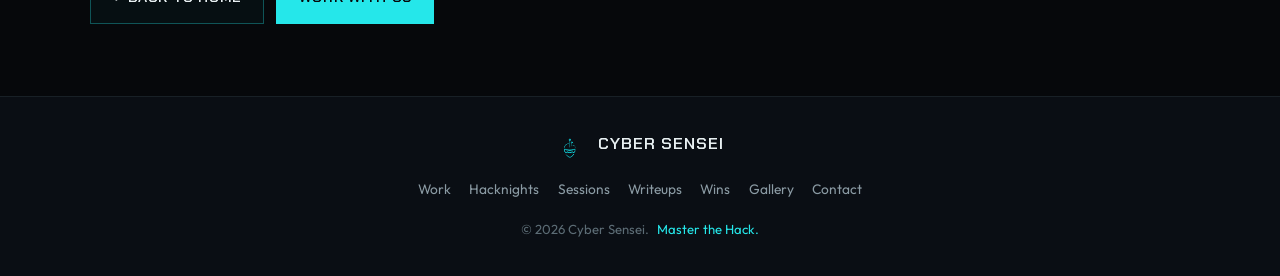
<file: sessions/index.html>
<!DOCTYPE html>
<html lang="en">
<head>
  <meta charset="UTF-8">
  <meta name="viewport" content="width=device-width, initial-scale=1.0">
  <title>Sessions | Cyber Sensei</title>
  <meta name="description" content="Collaborations with CTFROOM, Cyber Chief Circle, PerfectRoot, HackerSavanna, and MMU Tech Community.">
  <meta property="og:title" content="Sessions | Cyber Sensei">
  <meta property="og:description" content="Collaborations with CTFROOM, Cyber Chief Circle, PerfectRoot, HackerSavanna, and MMU Tech Community.">
  <meta property="og:image" content="../assets/og-cover.png">
  <meta property="og:type" content="website">
  <meta name="twitter:card" content="summary_large_image">
  <meta name="twitter:title" content="Sessions | Cyber Sensei">
  <meta name="twitter:description" content="Collaborations with CTFROOM, Cyber Chief Circle, PerfectRoot, HackerSavanna, and MMU Tech Community.">
  <meta name="twitter:image" content="../assets/og-cover.png">
  <link rel="icon" type="image/svg+xml" href="../assets/favicon.svg">
  <link rel="apple-touch-icon" href="../assets/apple-touch-icon.png">
  <link rel="preconnect" href="https://fonts.googleapis.com">
  <link rel="preconnect" href="https://fonts.gstatic.com" crossorigin>
  <link href="https://fonts.googleapis.com/css2?family=Chakra+Petch:wght@500;600;700&family=IBM+Plex+Mono:wght@400;500&family=Outfit:wght@400;500;600;700&display=swap" rel="stylesheet">
  <link rel="stylesheet" href="../css/styles.css?v=cyberweek-1">
</head>
<body class="page-inner">
  <div class="scanlines" aria-hidden="true"></div>
  <div class="page-glow" aria-hidden="true"></div>
  <div class="atmosphere" aria-hidden="true">
    <div class="hex-mesh"></div>
    <div class="hex-mesh hex-mesh--soft"></div>
    <span class="glow-blob glow-blob--cyan"></span>
    <span class="glow-blob glow-blob--warm"></span>
    <span class="glow-blob glow-blob--steel"></span>
    <span class="hex-ring hex-ring--1"></span>
    <span class="hex-ring hex-ring--2"></span>
    <span class="spark spark--1"></span>
    <span class="spark spark--2"></span>
    <span class="spark spark--3"></span>
  </div>
  <header class="site-header" id="siteHeader">
    <div class="shell header-inner">
      <a href="../" class="brand">
        <img src="../assets/logo-mark.png" alt="" class="brand-mark" width="40" height="40">
        <span class="brand-word">Cyber Sensei</span>
      </a>

      <nav class="main-nav" id="mainNav" aria-label="Primary">
        <ul>
          <li><a href="../work/">Work</a></li>
          <li><a href="../hacknights/">Hacknights</a></li>
          <li><a href="../sessions/" aria-current="page">Sessions</a></li>
          <li><a href="../wins/">Wins</a></li>
          <li><a href="../gallery/">Gallery</a></li>
          <li><a href="../#contact">Contact</a></li>
        </ul>
      </nav>

      <div class="header-actions">
        <a href="../#contact" class="btn btn-solid">Work With Us</a>
        <button class="nav-toggle" id="navToggle" aria-label="Open menu" aria-expanded="false">
          <span></span><span></span>
        </button>
      </div>
    </div>
  </header>

  <main>
    <section class="page-hero">
      <div class="shell">
        <p class="eyebrow"><span class="eyebrow-code">sessions</span> Sessions</p>
        <h1>Collaborations with communities that build.</h1>
        <p class="section-lede">Hacknights, topic deep-dives, and Walkthrough Thursdays with partners across the ecosystem.</p>
      </div>
    </section>
    <!-- SESSIONS / COLLABORATIONS -->
    <section class="sessions" id="sessions">
      <div class="shell">
<div class="partners" data-reveal>
          <span class="partners-label">Partners</span>
          <div class="partners-row">
            <img src="../assets/partners/mmu-tech.png" alt="MMU Tech Community" class="partner-logo" width="120" height="60">
            <ul class="partners-list">
              <li>Stakenhub</li>
              <li>CTFROOM</li>
              <li>Cyber Chief Circle</li>
              <li>PerfectRoot</li>
              <li>HackerSavanna</li>
            </ul>
          </div>
        </div>

        <article class="session-feature" data-reveal>
          <div class="session-feature-copy">
            <span class="session-partner">Stakenhub</span>
            <h3>Cybersecurity basics bootcamp</h3>
            <p>
              A free bootcamp with
              <a href="https://stakenhub.com/" target="_blank" rel="noopener noreferrer">Stakenhub</a>,
              whose platform is built for hands-on learning.
              <strong>Samuel Gachora</strong> led the instruction so beginners
              could understand the basics of cybersecurity: the language, the
              habits, and where to start.
            </p>
            <p class="session-meta">Free bootcamp · Instructor · Samuel Gachora</p>
            <a class="text-link" href="https://stakenhub.com/" target="_blank" rel="noopener noreferrer">stakenhub.com →</a>
          </div>
          <figure class="session-feature-video">
            <video
              controls
              playsinline
              preload="metadata"
              poster="../assets/sessions/stakenhub-review.jpg"
            >
              <source src="../assets/sessions/stakenhub-review.mp4" type="video/mp4">
            </video>
            <figcaption>Student review</figcaption>
          </figure>
        </article>

        <div class="session-grid">
          <article class="session-card session-card--mmu" data-reveal>
            <div class="session-card-media session-card-media--logo">
              <img src="../assets/partners/mmu-tech.png" alt="MMU Tech Community logo" loading="lazy" class="img-contain">
            </div>
            <div class="session-card-body">
              <span class="session-partner">MMU Tech Community</span>
              <h3>Hacknights 1.0 &amp; 2.0</h3>
              <p>
                Sponsored overnight CTFs at Multimedia University, with challenges,
                floor mentorship, and dawn walkthroughs.
              </p>
              <a href="../hacknights/" class="text-link">View hacknights →</a>
            </div>
          </article>

          <article class="session-card" data-reveal>
            <div class="session-card-media session-card-media--poster">
              <img src="../assets/events/cyber-chief-ssrf.jpg" alt="Cyber Chief Circle SSRF Attacks session" loading="lazy" class="img-contain">
            </div>
            <div class="session-card-body">
              <span class="session-partner">Cyber Chief Circle</span>
              <h3>SSRF Attacks</h3>
              <p>Deep-dive session led by Samuel Gachora.</p>
              <span class="session-meta">Aug 19 · Google Meet · Samuel Gachora</span>
            </div>
          </article>

          <article class="session-card" data-reveal>
            <div class="session-card-media session-card-media--poster">
              <img src="../assets/events/ctfroom-hospital.jpg" alt="CTFROOM Walkthrough Thursday: The Hospital" loading="lazy" class="img-contain">
            </div>
            <div class="session-card-body">
              <span class="session-partner">CTFROOM</span>
              <h3>Walkthrough Thursday: The Hospital</h3>
              <p>Vault walkthrough online session led by Reuben Kanyoko.</p>
              <span class="session-meta">Apr 16 · Online · Reuben Kanyoko</span>
              <p class="session-recording">
                Missed the session? you can watch the walkthrough here:
                <a href="https://youtu.be/UagKmUn7bo4" target="_blank" rel="noopener noreferrer">https://youtu.be/UagKmUn7bo4</a>
              </p>
            </div>
          </article>

          <article class="session-card" data-reveal>
            <div class="session-card-media session-card-media--poster">
              <img src="../assets/events/ctfroom-habemus.jpg" alt="CTFROOM Walkthrough Thursday: Habemus Hackum" loading="lazy" class="img-contain">
            </div>
            <div class="session-card-body">
              <span class="session-partner">CTFROOM</span>
              <h3>Walkthrough Thursday: Habemus Hackum</h3>
              <p>Vault walkthrough online session led by Reuben Kanyoko.</p>
              <span class="session-meta">May 14 · Online · Reuben Kanyoko</span>
              <p class="session-recording">
                Missed the session? you can watch the walkthrough here:
                <a href="https://youtu.be/-blu7_cbbkw" target="_blank" rel="noopener noreferrer">https://youtu.be/-blu7_cbbkw</a>
              </p>
            </div>
          </article>
        </div>
      </div>
    </section>

    <section class="page-back">
      <div class="shell">
        <a href="../" class="btn btn-ghost">← Back to home</a>
        <a href="../#contact" class="btn btn-solid">Work With Us</a>
      </div>
    </section>
  </main>

  <footer class="site-footer">
    <div class="shell footer-inner">
      <a href="../" class="footer-brand">
        <img src="../assets/logo-mark.png" alt="" width="36" height="36">
        <span>Cyber Sensei</span>
      </a>
      <nav class="footer-nav" aria-label="Footer">
        <a href="../work/">Work</a>
        <a href="../hacknights/">Hacknights</a>
        <a href="../sessions/">Sessions</a>
        <a href="../writeups/">Writeups</a>
        <a href="../wins/">Wins</a>
        <a href="../gallery/">Gallery</a>
        <a href="../#contact">Contact</a>
      </nav>
      <p class="footer-copy">
        © <span id="year"></span> Cyber Sensei.
        <span class="footer-tag">Master the Hack.</span>
      </p>
    </div>
  </footer>

  <button class="to-top" id="toTop" aria-label="Back to top">↑</button>
  <script src="../js/script.js?v=copy-1"></script>
</body>
</html>
</file>
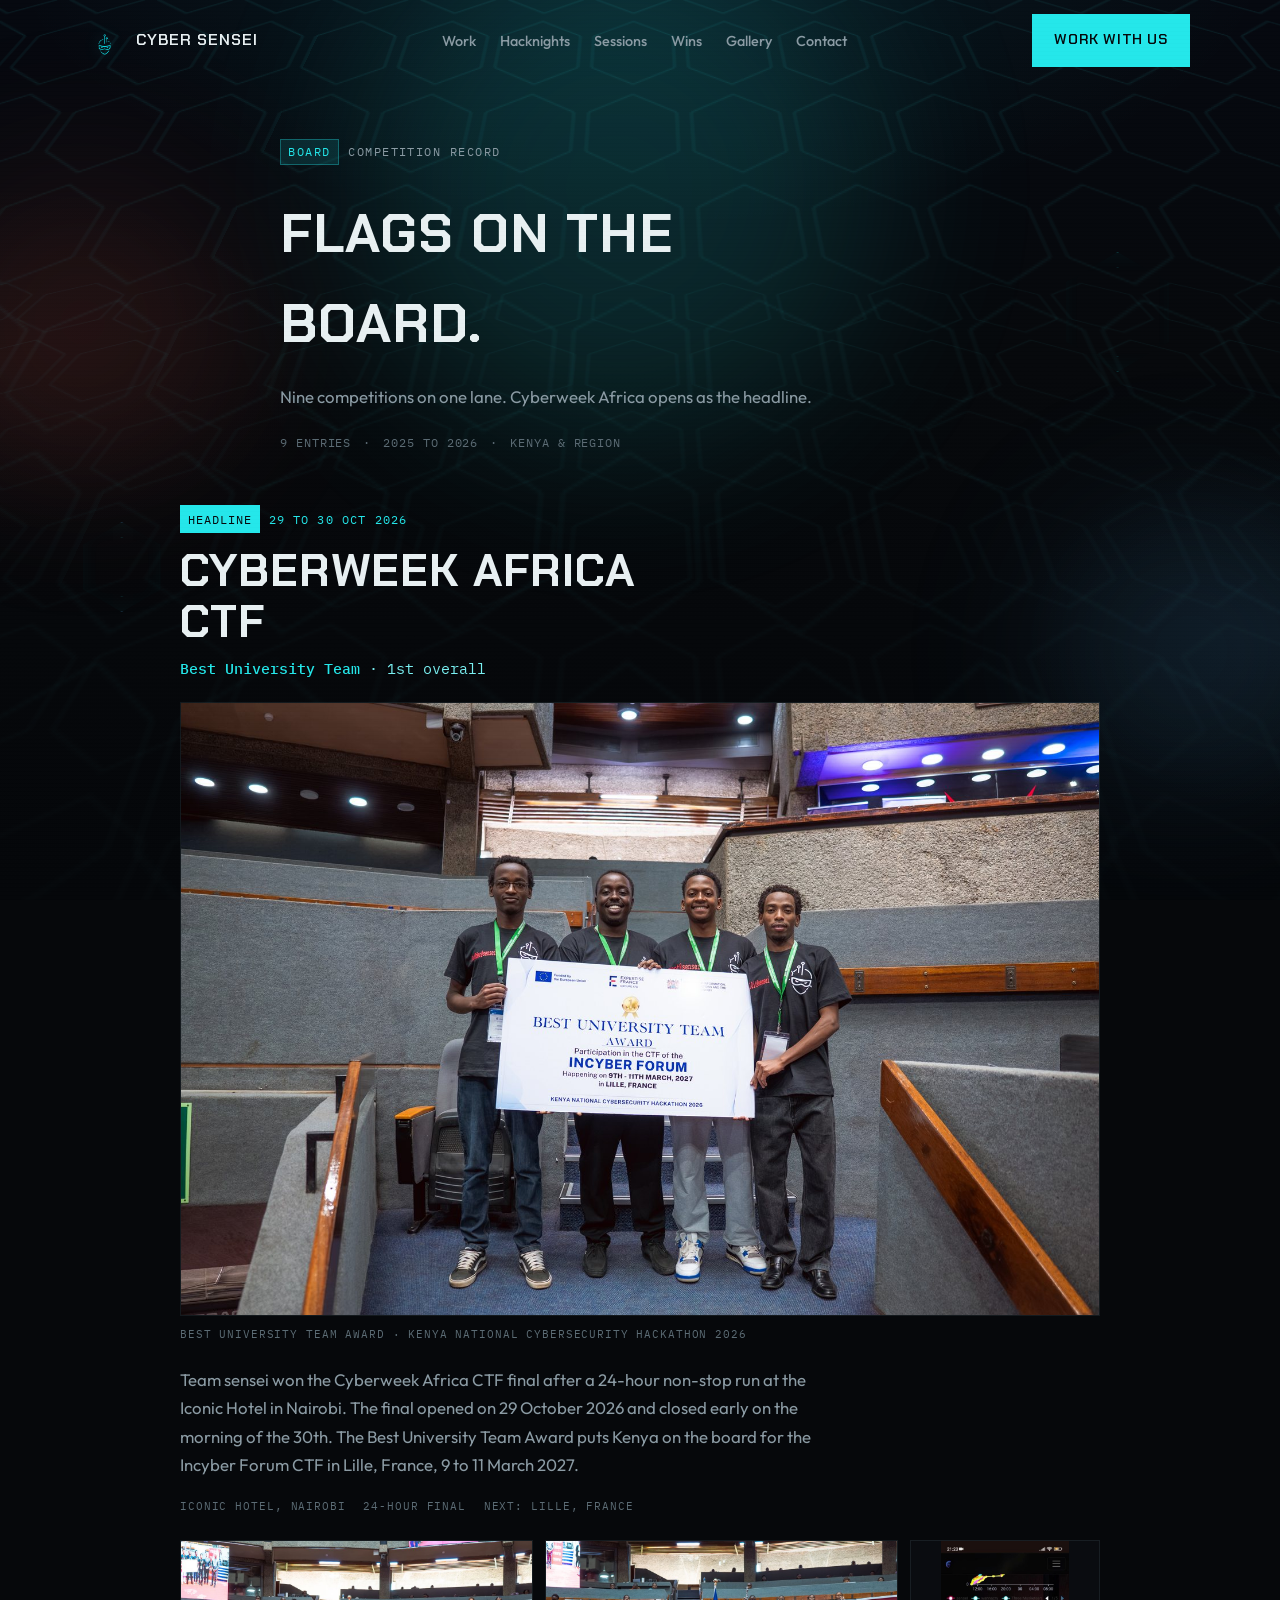
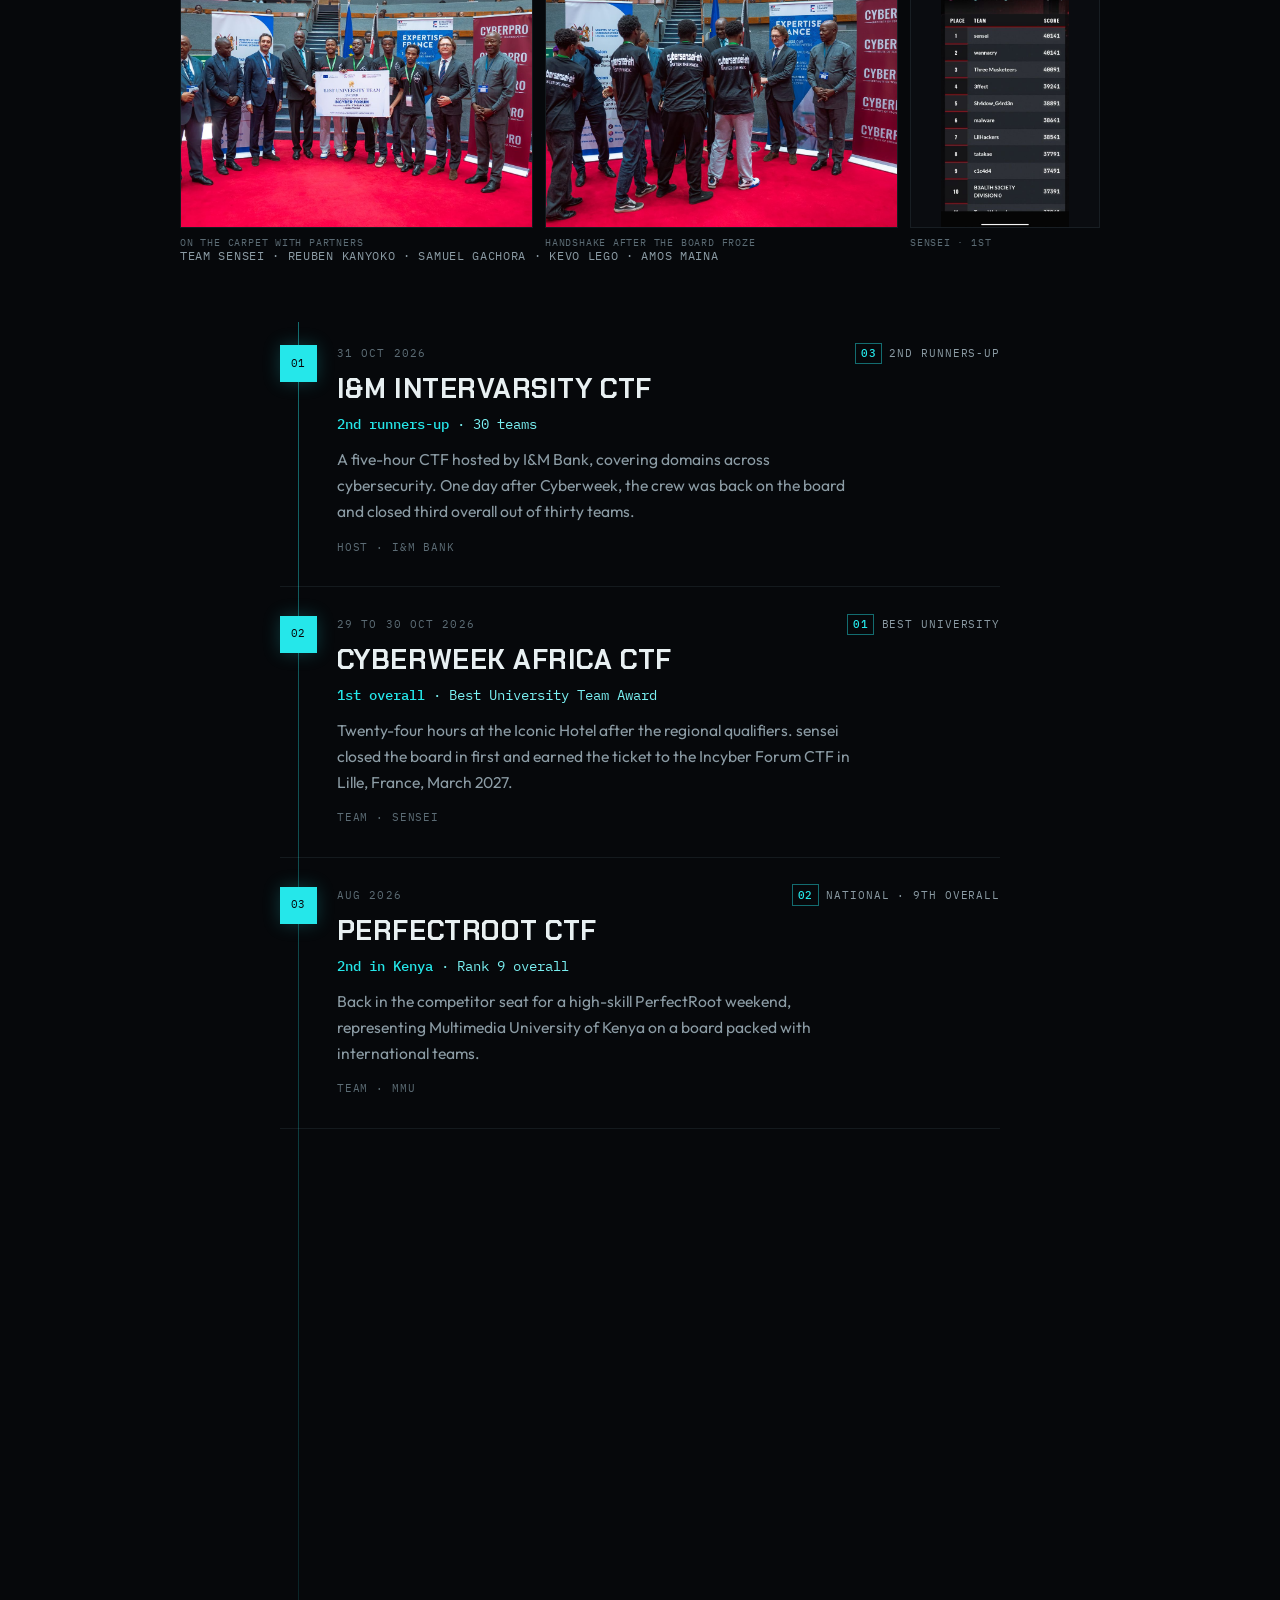
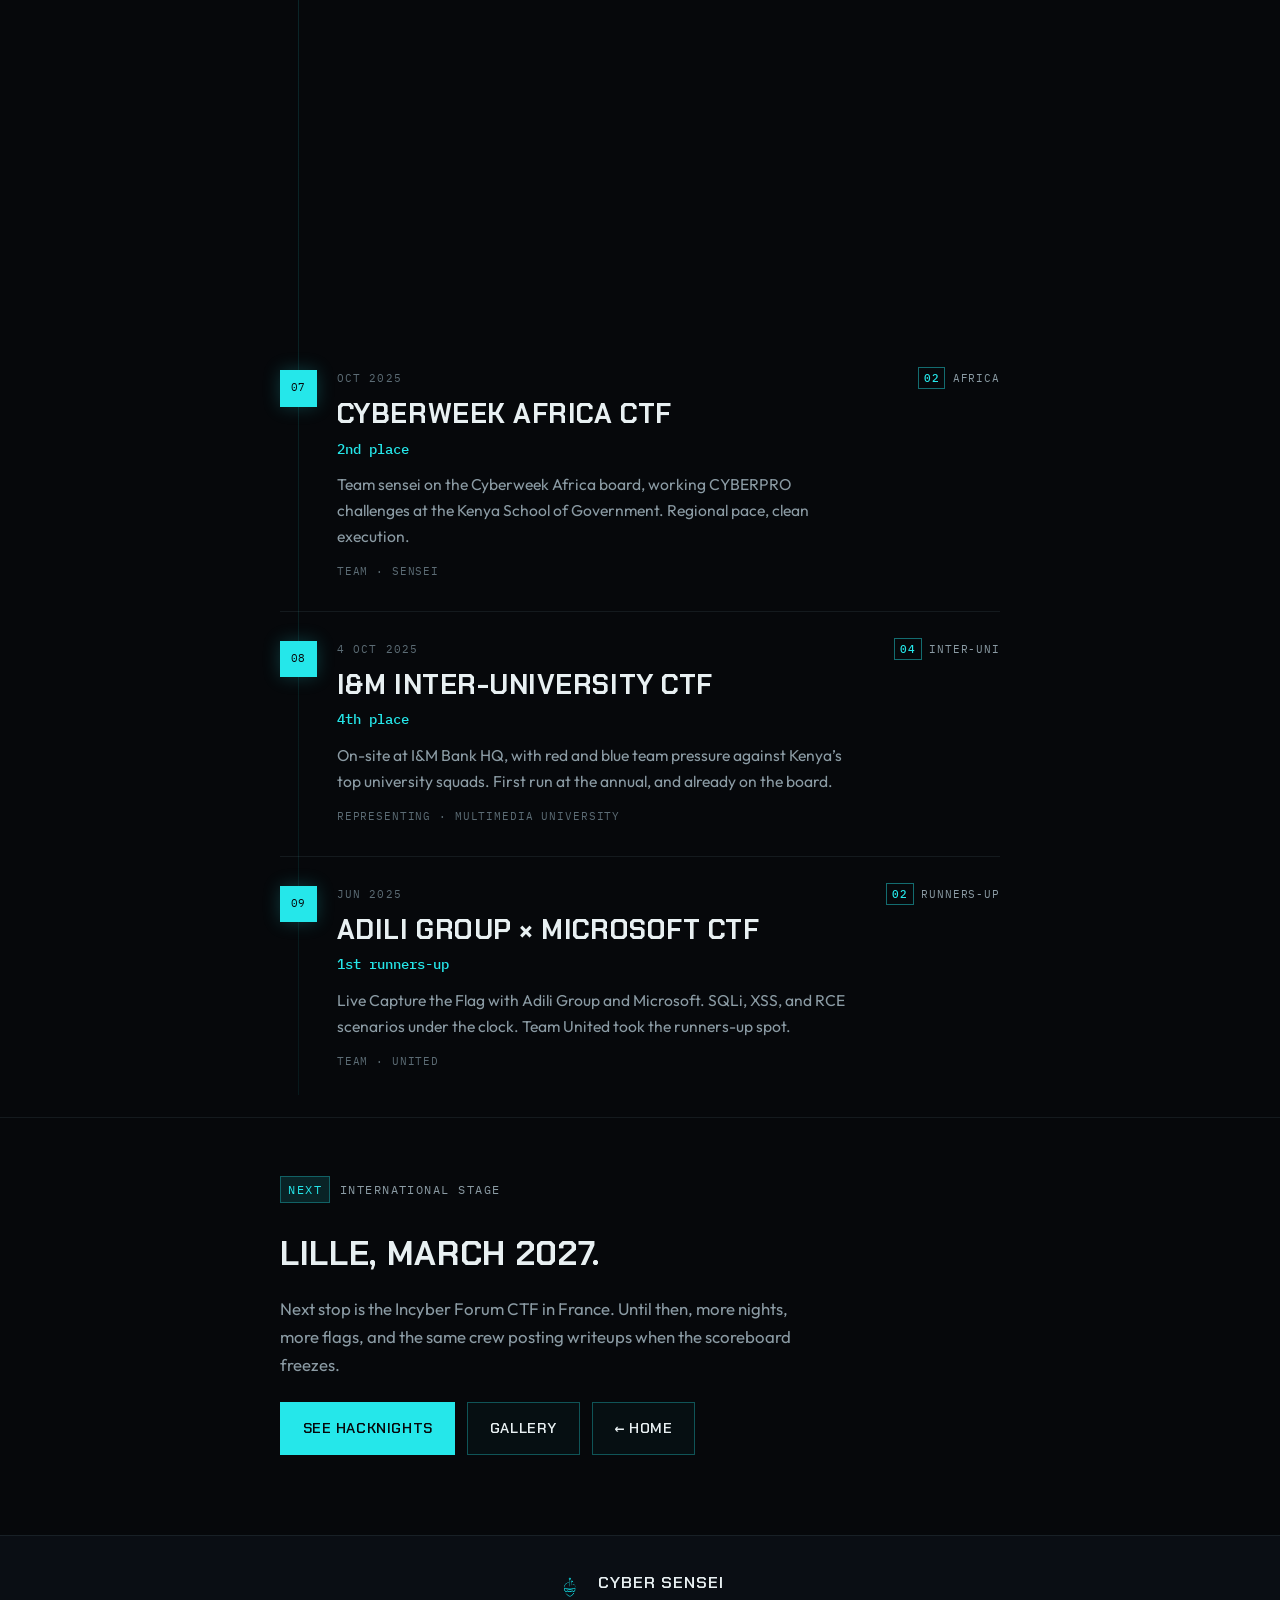
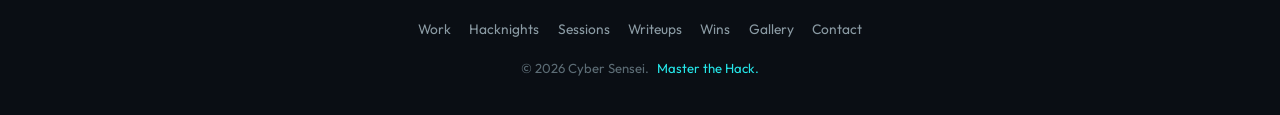
<file: wins/index.html>
<!DOCTYPE html>
<html lang="en">
<head>
  <meta charset="UTF-8">
  <meta name="viewport" content="width=device-width, initial-scale=1.0">
  <title>Wins | Cyber Sensei</title>
  <meta name="description" content="Team sensei wins Cyberweek Africa 2026 Best University Team and heads to Incyber Forum CTF in Lille, plus the full competition board.">
  <meta property="og:title" content="Wins | Cyber Sensei">
  <meta property="og:description" content="Team sensei wins Cyberweek Africa 2026 Best University Team and heads to Incyber Forum CTF in Lille, France.">
  <meta property="og:image" content="../assets/wins/cyberweek-2026-award.jpg">
  <link rel="icon" type="image/svg+xml" href="../assets/favicon.svg">
  <link rel="apple-touch-icon" href="../assets/apple-touch-icon.png">
  <link rel="preconnect" href="https://fonts.googleapis.com">
  <link rel="preconnect" href="https://fonts.gstatic.com" crossorigin>
  <link href="https://fonts.googleapis.com/css2?family=Chakra+Petch:wght@500;600;700&family=IBM+Plex+Mono:wght@400;500&family=Outfit:wght@400;500;600;700&display=swap" rel="stylesheet">
  <link rel="stylesheet" href="../css/styles.css?v=cyberweek-1">
</head>
<body class="page-wins">

  <div class="scanlines" aria-hidden="true"></div>
  <div class="page-glow" aria-hidden="true"></div>
  <div class="atmosphere" aria-hidden="true">
    <div class="hex-mesh"></div>
    <div class="hex-mesh hex-mesh--soft"></div>
    <span class="glow-blob glow-blob--cyan"></span>
    <span class="glow-blob glow-blob--warm"></span>
    <span class="glow-blob glow-blob--steel"></span>
    <span class="hex-ring hex-ring--1"></span>
    <span class="hex-ring hex-ring--2"></span>
    <span class="spark spark--1"></span>
    <span class="spark spark--2"></span>
    <span class="spark spark--3"></span>
  </div>

  <header class="site-header" id="siteHeader">
    <div class="shell header-inner">
      <a href="../" class="brand">
        <img src="../assets/logo-mark.png" alt="" class="brand-mark" width="40" height="40">
        <span class="brand-word">Cyber Sensei</span>
      </a>

      <nav class="main-nav" id="mainNav" aria-label="Primary">
        <ul>
          <li><a href="../work/">Work</a></li>
          <li><a href="../hacknights/">Hacknights</a></li>
          <li><a href="../sessions/">Sessions</a></li>
          <li><a href="../wins/" aria-current="page">Wins</a></li>
          <li><a href="../gallery/">Gallery</a></li>
          <li><a href="../#contact">Contact</a></li>
        </ul>
      </nav>

      <div class="header-actions">
        <a href="../#contact" class="btn btn-solid">Work With Us</a>
        <button class="nav-toggle" id="navToggle" aria-label="Open menu" aria-expanded="false">
          <span></span><span></span>
        </button>
      </div>
    </div>
  </header>

  <main>
    <section class="wins-hero">
      <div class="shell wins-shell">
        <p class="eyebrow"><span class="eyebrow-code">board</span> Competition record</p>
        <h1>Flags on the board.</h1>
        <p class="section-lede">
          Nine competitions on one lane. Cyberweek Africa opens as the headline.
        </p>
        <p class="wins-hero-meta">
          <span>9 entries</span>
          <span aria-hidden="true">·</span>
          <span>2025 to 2026</span>
          <span aria-hidden="true">·</span>
          <span>Kenya &amp; region</span>
        </p>
      </div>
    </section>

    <section class="wins-headline" id="cyberweek-africa-2026" aria-label="Cyberweek Africa 2026 headline">
      <div class="shell wins-headline-shell" data-reveal>
        <p class="wins-headline-kicker"><span>Headline</span> 29 to 30 Oct 2026</p>
        <h2>Cyberweek Africa CTF</h2>
        <p class="wins-headline-result"><strong>Best University Team</strong> · 1st overall</p>

        <figure class="wins-headline-hero">
          <img
            src="../assets/wins/cyberweek-2026-award.jpg"
            alt="Team sensei holding the Best University Team Award board at Cyberweek Africa 2026"
            width="1600"
            height="1066"
          >
          <figcaption>Best University Team Award · Kenya National Cybersecurity Hackathon 2026</figcaption>
        </figure>

        <p class="wins-headline-blurb">
          Team sensei won the Cyberweek Africa CTF final after a 24-hour non-stop
          run at the Iconic Hotel in Nairobi. The final opened on 29 October 2026
          and closed early on the morning of the 30th. The Best University Team
          Award puts Kenya on the board for the Incyber Forum CTF in Lille, France,
          9 to 11 March 2027.
        </p>

        <p class="wins-headline-meta">
          <span>Iconic Hotel, Nairobi</span>
          <span>24-hour final</span>
          <span>Next: Lille, France</span>
        </p>

        <div class="wins-headline-strip">
          <figure>
            <img
              src="../assets/wins/cyberweek-2026-podium.jpg"
              alt="Team sensei with officials holding the Best University Team Award"
              loading="lazy"
              width="1400"
              height="933"
            >
            <figcaption>On the carpet with partners</figcaption>
          </figure>
          <figure>
            <img
              src="../assets/wins/cyberweek-2026-ceremony.jpg"
              alt="cybersensei-eh crew meeting officials at Cyberweek Africa"
              loading="lazy"
              width="1400"
              height="933"
            >
            <figcaption>Handshake after the board froze</figcaption>
          </figure>
          <figure>
            <img
              src="../assets/wins/cyberweek-2026-scoreboard.jpg"
              alt="Live scoreboard with team sensei in first place"
              loading="lazy"
              width="480"
              height="1066"
            >
            <figcaption>sensei · 1st</figcaption>
          </figure>
        </div>

        <p class="wins-headline-team">
          Team sensei · Reuben Kanyoko · Samuel Gachora · Kevo Lego · Amos Maina
        </p>
      </div>
    </section>

    <section class="wins-lane" id="winsLane" aria-label="Competition results">
      <div class="shell wins-shell">

        <article class="win" data-win="1" data-reveal>
          <div class="win-index" aria-hidden="true">01</div>
          <div class="win-body">
            <div class="win-head">
              <p class="win-when">31 Oct 2026</p>
              <p class="win-place"><span>03</span> 2nd runners-up</p>
            </div>
            <h2>I&amp;M Intervarsity CTF</h2>
            <p class="win-result"><strong>2nd runners-up</strong> · 30 teams</p>
            <p class="win-blurb">
              A five-hour CTF hosted by I&amp;M Bank, covering domains across
              cybersecurity. One day after Cyberweek, the crew was back on the
              board and closed third overall out of thirty teams.
            </p>
            <p class="win-team">Host · I&amp;M Bank</p>
          </div>
        </article>

        <article class="win" data-win="2" data-reveal>
          <div class="win-index" aria-hidden="true">02</div>
          <div class="win-body">
            <div class="win-head">
              <p class="win-when">29 to 30 Oct 2026</p>
              <p class="win-place"><span>01</span> Best University</p>
            </div>
            <h2>Cyberweek Africa CTF</h2>
            <p class="win-result"><strong>1st overall</strong> · Best University Team Award</p>
            <p class="win-blurb">
              Twenty-four hours at the Iconic Hotel after the regional qualifiers.
              sensei closed the board in first and earned the ticket to the Incyber
              Forum CTF in Lille, France, March 2027.
            </p>
            <p class="win-team">Team · sensei</p>
          </div>
        </article>

        <article class="win" data-win="3" data-reveal>
          <div class="win-index" aria-hidden="true">03</div>
          <div class="win-body">
            <div class="win-head">
              <p class="win-when">Aug 2026</p>
              <p class="win-place"><span>02</span> National · 9th overall</p>
            </div>
            <h2>PerfectRoot CTF</h2>
            <p class="win-result"><strong>2nd in Kenya</strong> · Rank 9 overall</p>
            <p class="win-blurb">
              Back in the competitor seat for a high-skill PerfectRoot weekend,
              representing Multimedia University of Kenya on a board packed with
              international teams.
            </p>
            <p class="win-team">Team · MMU</p>
          </div>
        </article>

        <article class="win" data-win="4" data-reveal>
          <div class="win-index" aria-hidden="true">04</div>
          <div class="win-body">
            <div class="win-head">
              <p class="win-when">27 Apr 2026</p>
              <p class="win-place"><span>02</span> + Best writeup</p>
            </div>
            <h2>Connected Africa Summit CTF</h2>
            <p class="win-result"><strong>2nd place</strong> · Best technical writeup</p>
            <p class="win-blurb">
              cybersensei-EH cleared the board in 39 minutes. It was web tradecraft under
              pressure at the Connected Africa Summit, with Safetech Innovations and
              the ICT Authority in the room.
            </p>
            <p class="win-team">Team · cybersensei-EH</p>
          </div>
        </article>

        <article class="win" data-win="5" data-reveal>
          <div class="win-index" aria-hidden="true">05</div>
          <div class="win-body">
            <div class="win-head">
              <p class="win-when">13 Dec 2025</p>
              <p class="win-place"><span>02</span> Runners-up</p>
            </div>
            <h2>Kenya National CTF</h2>
            <p class="win-result"><strong>1st runners-up</strong></p>
            <p class="win-blurb">
              Team sensei held the top for the opening stretch, then fought a
              three-hour closing duel. Web security carried the night. It was the captain’s
              call and the crew’s execution.
            </p>
            <p class="win-team">Team · sensei</p>
          </div>
        </article>

        <article class="win" data-win="6" data-reveal>
          <div class="win-index" aria-hidden="true">06</div>
          <div class="win-body">
            <div class="win-head">
              <p class="win-when">Dec 2025</p>
              <p class="win-place"><span>02</span> Kenya</p>
            </div>
            <h2>CyberTalents CTF, Kenya</h2>
            <p class="win-result"><strong>Runners-up</strong></p>
            <p class="win-blurb">
              A Kenya-focused CyberTalents weekend in a packed December calendar.
              Another podium finish while the crew kept stacking reps across
              back-to-back contests.
            </p>
            <p class="win-team">Competition · Kenya</p>
          </div>
        </article>

        <article class="win" data-win="7" data-reveal>
          <div class="win-index" aria-hidden="true">07</div>
          <div class="win-body">
            <div class="win-head">
              <p class="win-when">Oct 2025</p>
              <p class="win-place"><span>02</span> Africa</p>
            </div>
            <h2>Cyberweek Africa CTF</h2>
            <p class="win-result"><strong>2nd place</strong></p>
            <p class="win-blurb">
              Team sensei on the Cyberweek Africa board, working CYBERPRO challenges at
              the Kenya School of Government. Regional pace, clean execution.
            </p>
            <p class="win-team">Team · sensei</p>
          </div>
        </article>

        <article class="win" data-win="8" data-reveal>
          <div class="win-index" aria-hidden="true">08</div>
          <div class="win-body">
            <div class="win-head">
              <p class="win-when">4 Oct 2025</p>
              <p class="win-place"><span>04</span> Inter-uni</p>
            </div>
            <h2>I&amp;M Inter-University CTF</h2>
            <p class="win-result"><strong>4th place</strong></p>
            <p class="win-blurb">
              On-site at I&amp;M Bank HQ, with red and blue team pressure against
              Kenya’s top university squads. First run at the annual, and already on
              the board.
            </p>
            <p class="win-team">Representing · Multimedia University</p>
          </div>
        </article>

        <article class="win" data-win="9" data-reveal>
          <div class="win-index" aria-hidden="true">09</div>
          <div class="win-body">
            <div class="win-head">
              <p class="win-when">Jun 2025</p>
              <p class="win-place"><span>02</span> Runners-up</p>
            </div>
            <h2>Adili Group × Microsoft CTF</h2>
            <p class="win-result"><strong>1st runners-up</strong></p>
            <p class="win-blurb">
              Live Capture the Flag with Adili Group and Microsoft. SQLi, XSS,
              and RCE scenarios under the clock. Team United took the runners-up spot.
            </p>
            <p class="win-team">Team · United</p>
          </div>
        </article>

      </div>
    </section>

    <section class="wins-close">
      <div class="shell wins-shell" data-reveal>
        <p class="eyebrow"><span class="eyebrow-code">next</span> International stage</p>
        <h2>Lille, March 2027.</h2>
        <p class="section-lede">
          Next stop is the Incyber Forum CTF in France. Until then, more nights,
          more flags, and the same crew posting writeups when the scoreboard freezes.
        </p>
        <div class="wins-close-actions">
          <a href="../hacknights/" class="btn btn-solid">See Hacknights</a>
          <a href="../gallery/" class="btn btn-ghost">Gallery</a>
          <a href="../" class="btn btn-ghost">← Home</a>
        </div>
      </div>
    </section>
  </main>

  <footer class="site-footer">
    <div class="shell footer-inner">
      <a href="../" class="footer-brand">
        <img src="../assets/logo-mark.png" alt="" width="36" height="36">
        <span>Cyber Sensei</span>
      </a>
            <nav class="footer-nav" aria-label="Footer">
        <a href="../work/">Work</a>
        <a href="../hacknights/">Hacknights</a>
        <a href="../sessions/">Sessions</a>
        <a href="../writeups/">Writeups</a>
        <a href="../wins/">Wins</a>
        <a href="../gallery/">Gallery</a>
        <a href="../#contact">Contact</a>
      </nav>
      <p class="footer-copy">
        © <span id="year"></span> Cyber Sensei.
        <span class="footer-tag">Master the Hack.</span>
      </p>
    </div>
  </footer>

  <button class="to-top" id="toTop" aria-label="Back to top">↑</button>
  <script src="../js/script.js?v=copy-1"></script>
</body>
</html>
</file>
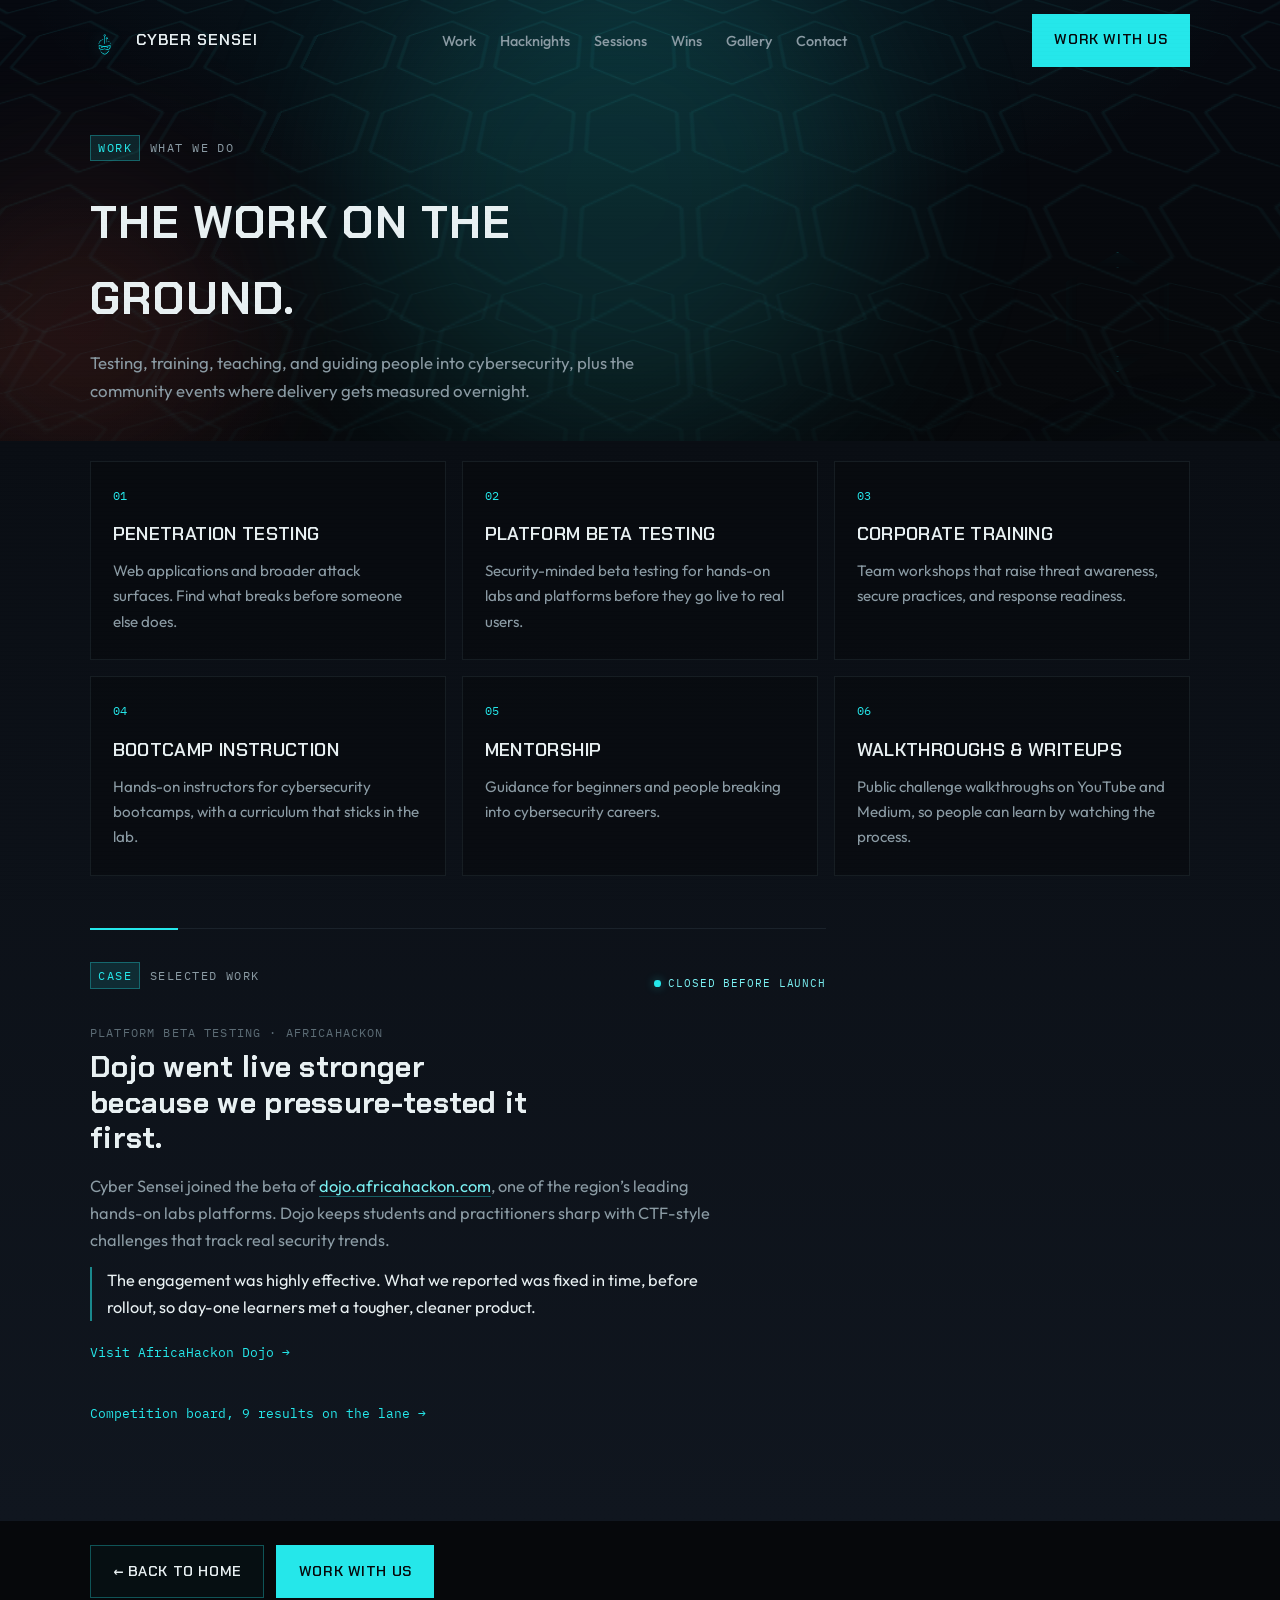
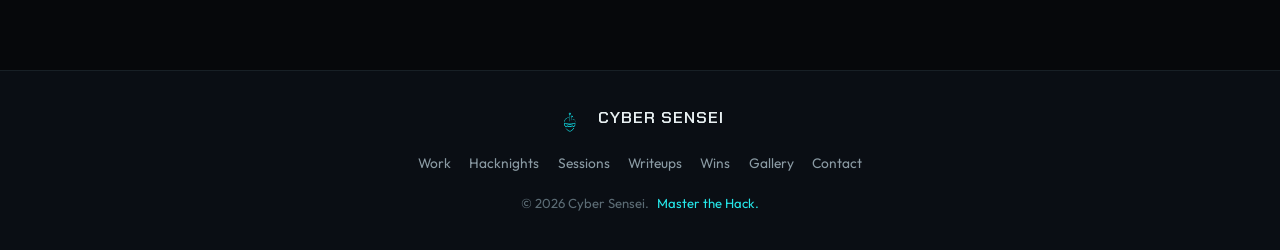
<file: work/index.html>
<!DOCTYPE html>
<html lang="en">
<head>
  <meta charset="UTF-8">
  <meta name="viewport" content="width=device-width, initial-scale=1.0">
  <title>Work | Cyber Sensei</title>
  <meta name="description" content="Penetration testing, platform beta testing, training, mentorship, and selected engagements like AfricaHackon Dojo.">
  <meta property="og:title" content="Work | Cyber Sensei">
  <meta property="og:description" content="Penetration testing, platform beta testing, training, mentorship, and selected engagements like AfricaHackon Dojo.">
  <meta property="og:image" content="../assets/og-cover.png">
  <meta property="og:type" content="website">
  <meta name="twitter:card" content="summary_large_image">
  <meta name="twitter:title" content="Work | Cyber Sensei">
  <meta name="twitter:description" content="Penetration testing, platform beta testing, training, mentorship, and selected engagements like AfricaHackon Dojo.">
  <meta name="twitter:image" content="../assets/og-cover.png">
  <link rel="icon" type="image/svg+xml" href="../assets/favicon.svg">
  <link rel="apple-touch-icon" href="../assets/apple-touch-icon.png">
  <link rel="preconnect" href="https://fonts.googleapis.com">
  <link rel="preconnect" href="https://fonts.gstatic.com" crossorigin>
  <link href="https://fonts.googleapis.com/css2?family=Chakra+Petch:wght@500;600;700&family=IBM+Plex+Mono:wght@400;500&family=Outfit:wght@400;500;600;700&display=swap" rel="stylesheet">
  <link rel="stylesheet" href="../css/styles.css?v=cyberweek-1">
</head>
<body class="page-inner">
  <div class="scanlines" aria-hidden="true"></div>
  <div class="page-glow" aria-hidden="true"></div>
  <div class="atmosphere" aria-hidden="true">
    <div class="hex-mesh"></div>
    <div class="hex-mesh hex-mesh--soft"></div>
    <span class="glow-blob glow-blob--cyan"></span>
    <span class="glow-blob glow-blob--warm"></span>
    <span class="glow-blob glow-blob--steel"></span>
    <span class="hex-ring hex-ring--1"></span>
    <span class="hex-ring hex-ring--2"></span>
    <span class="spark spark--1"></span>
    <span class="spark spark--2"></span>
    <span class="spark spark--3"></span>
  </div>
  <header class="site-header" id="siteHeader">
    <div class="shell header-inner">
      <a href="../" class="brand">
        <img src="../assets/logo-mark.png" alt="" class="brand-mark" width="40" height="40">
        <span class="brand-word">Cyber Sensei</span>
      </a>

      <nav class="main-nav" id="mainNav" aria-label="Primary">
        <ul>
          <li><a href="../work/" aria-current="page">Work</a></li>
          <li><a href="../hacknights/">Hacknights</a></li>
          <li><a href="../sessions/">Sessions</a></li>
          <li><a href="../wins/">Wins</a></li>
          <li><a href="../gallery/">Gallery</a></li>
          <li><a href="../#contact">Contact</a></li>
        </ul>
      </nav>

      <div class="header-actions">
        <a href="../#contact" class="btn btn-solid">Work With Us</a>
        <button class="nav-toggle" id="navToggle" aria-label="Open menu" aria-expanded="false">
          <span></span><span></span>
        </button>
      </div>
    </div>
  </header>

  <main>
    <section class="page-hero">
      <div class="shell">
        <p class="eyebrow"><span class="eyebrow-code">work</span> What we do</p>
        <h1>The work on the ground.</h1>
        <p class="section-lede">Testing, training, teaching, and guiding people into cybersecurity, plus the community events where delivery gets measured overnight.</p>
      </div>
    </section>
    <!-- WHAT WE DO -->
    <section class="work" id="work">
      <div class="shell">
<div class="work-grid">
          <article class="work-item" data-reveal>
            <span class="work-index">01</span>
            <h3>Penetration testing</h3>
            <p>Web applications and broader attack surfaces. Find what breaks before someone else does.</p>
          </article>
          <article class="work-item" data-reveal>
            <span class="work-index">02</span>
            <h3>Platform beta testing</h3>
            <p>Security-minded beta testing for hands-on labs and platforms before they go live to real users.</p>
          </article>
          <article class="work-item" data-reveal>
            <span class="work-index">03</span>
            <h3>Corporate training</h3>
            <p>Team workshops that raise threat awareness, secure practices, and response readiness.</p>
          </article>
          <article class="work-item" data-reveal>
            <span class="work-index">04</span>
            <h3>Bootcamp instruction</h3>
            <p>Hands-on instructors for cybersecurity bootcamps, with a curriculum that sticks in the lab.</p>
          </article>
          <article class="work-item" data-reveal>
            <span class="work-index">05</span>
            <h3>Mentorship</h3>
            <p>Guidance for beginners and people breaking into cybersecurity careers.</p>
          </article>
          <article class="work-item" data-reveal>
            <span class="work-index">06</span>
            <h3>Walkthroughs &amp; writeups</h3>
            <p>Public challenge walkthroughs on YouTube and Medium, so people can learn by watching the process.</p>
          </article>
        </div>

        <aside class="work-proof" data-reveal aria-labelledby="work-proof-title">
          <div class="work-proof-top">
            <p class="eyebrow"><span class="eyebrow-code">case</span> Selected work</p>
            <p class="work-proof-status">
              <span class="work-proof-dot" aria-hidden="true"></span>
              Closed before launch
            </p>
          </div>

          <p class="work-proof-kicker">Platform beta testing · AfricaHackon</p>
          <h3 id="work-proof-title">Dojo went live stronger because we pressure-tested it first.</h3>

          <div class="work-proof-body">
            <p>
              Cyber Sensei joined the beta of
              <a href="https://dojo.africahackon.com" target="_blank" rel="noopener noreferrer">dojo.africahackon.com</a>,
              one of the region’s leading hands-on labs platforms. Dojo keeps
              students and practitioners sharp with CTF-style challenges that track
              real security trends.
            </p>
            <p class="work-proof-outcome">
              The engagement was highly effective. What we reported was fixed in time,
              before rollout, so day-one learners met a tougher, cleaner product.
            </p>
          </div>

          <a
            class="text-link"
            href="https://dojo.africahackon.com"
            target="_blank"
            rel="noopener noreferrer"
          >Visit AfricaHackon Dojo →</a>
        </aside>

        <p class="work-wins-jump" data-reveal>
          <a class="text-link" href="../wins/">Competition board, 9 results on the lane →</a>
        </p>
      </div>
    </section>

    <section class="page-back">
      <div class="shell">
        <a href="../" class="btn btn-ghost">← Back to home</a>
        <a href="../#contact" class="btn btn-solid">Work With Us</a>
      </div>
    </section>
  </main>

  <footer class="site-footer">
    <div class="shell footer-inner">
      <a href="../" class="footer-brand">
        <img src="../assets/logo-mark.png" alt="" width="36" height="36">
        <span>Cyber Sensei</span>
      </a>
      <nav class="footer-nav" aria-label="Footer">
        <a href="../work/">Work</a>
        <a href="../hacknights/">Hacknights</a>
        <a href="../sessions/">Sessions</a>
        <a href="../writeups/">Writeups</a>
        <a href="../wins/">Wins</a>
        <a href="../gallery/">Gallery</a>
        <a href="../#contact">Contact</a>
      </nav>
      <p class="footer-copy">
        © <span id="year"></span> Cyber Sensei.
        <span class="footer-tag">Master the Hack.</span>
      </p>
    </div>
  </footer>

  <button class="to-top" id="toTop" aria-label="Back to top">↑</button>
  <script src="../js/script.js?v=copy-1"></script>
</body>
</html>
</file>
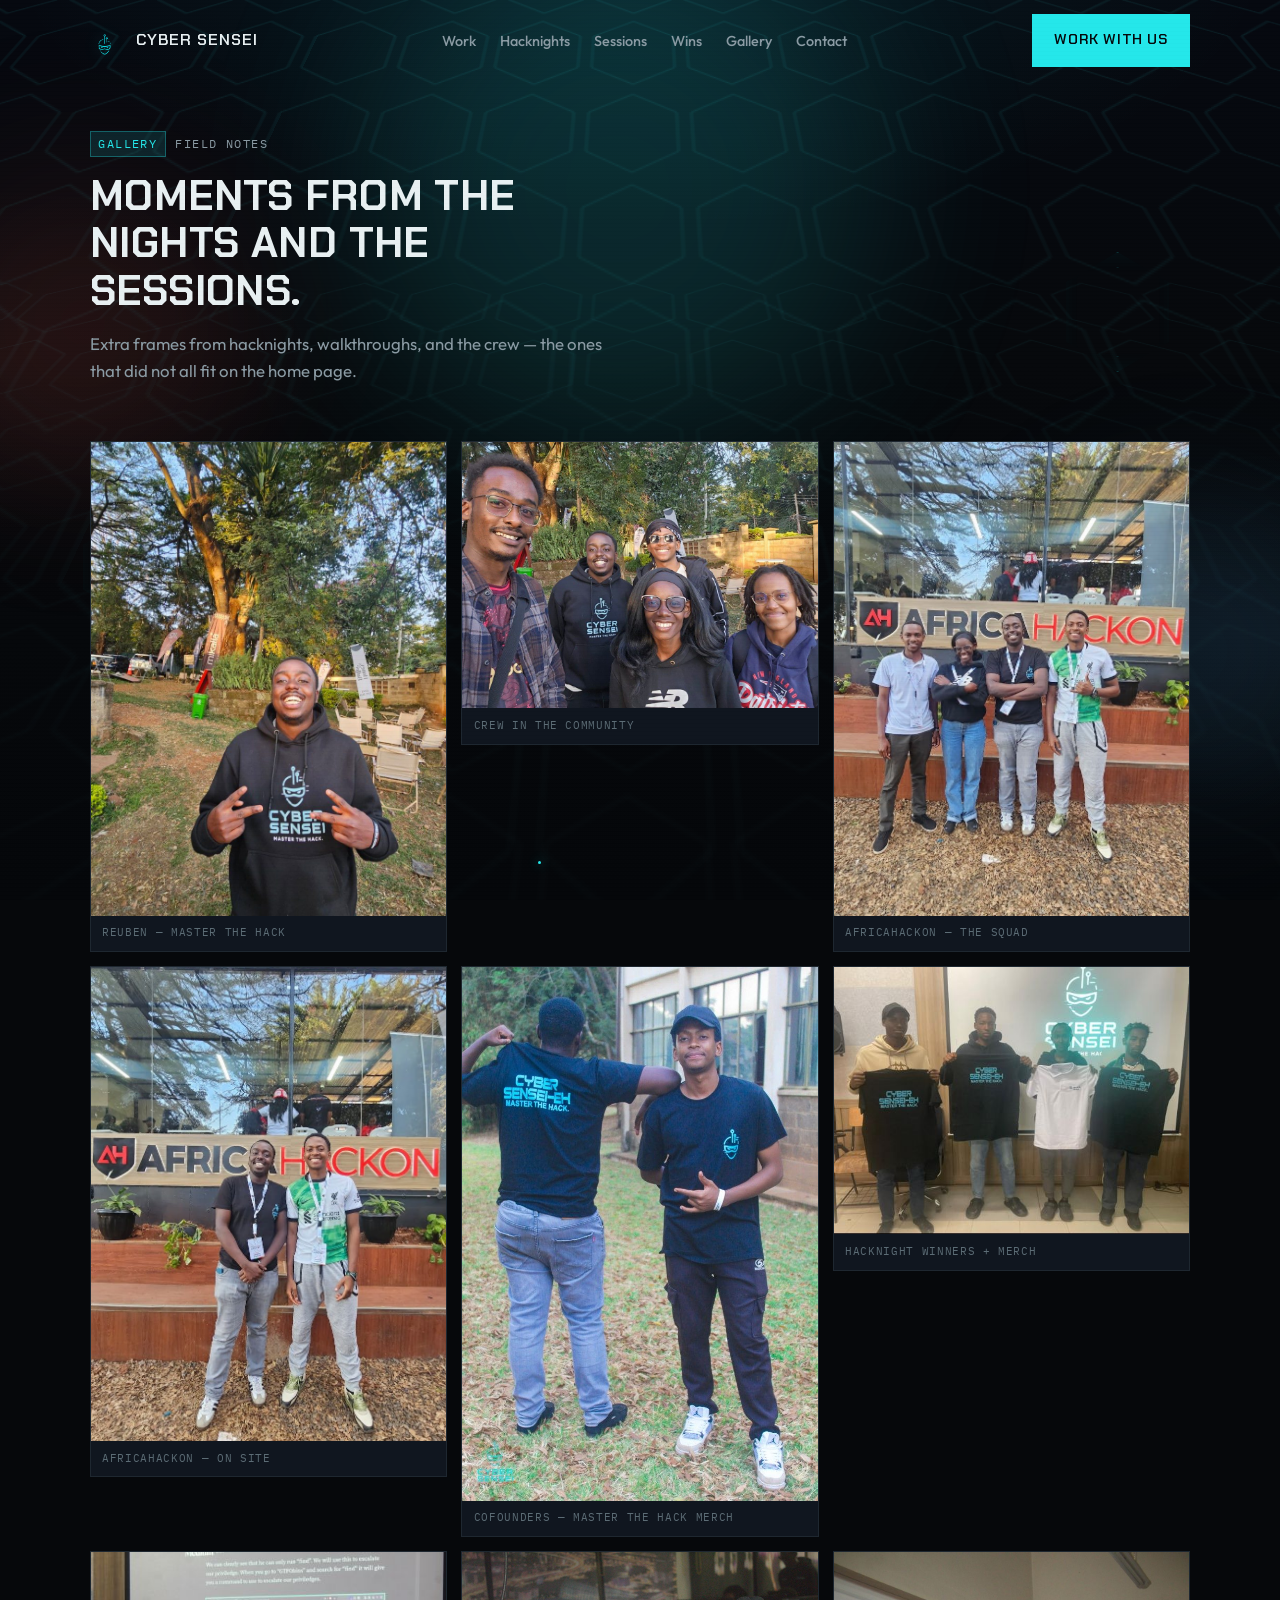
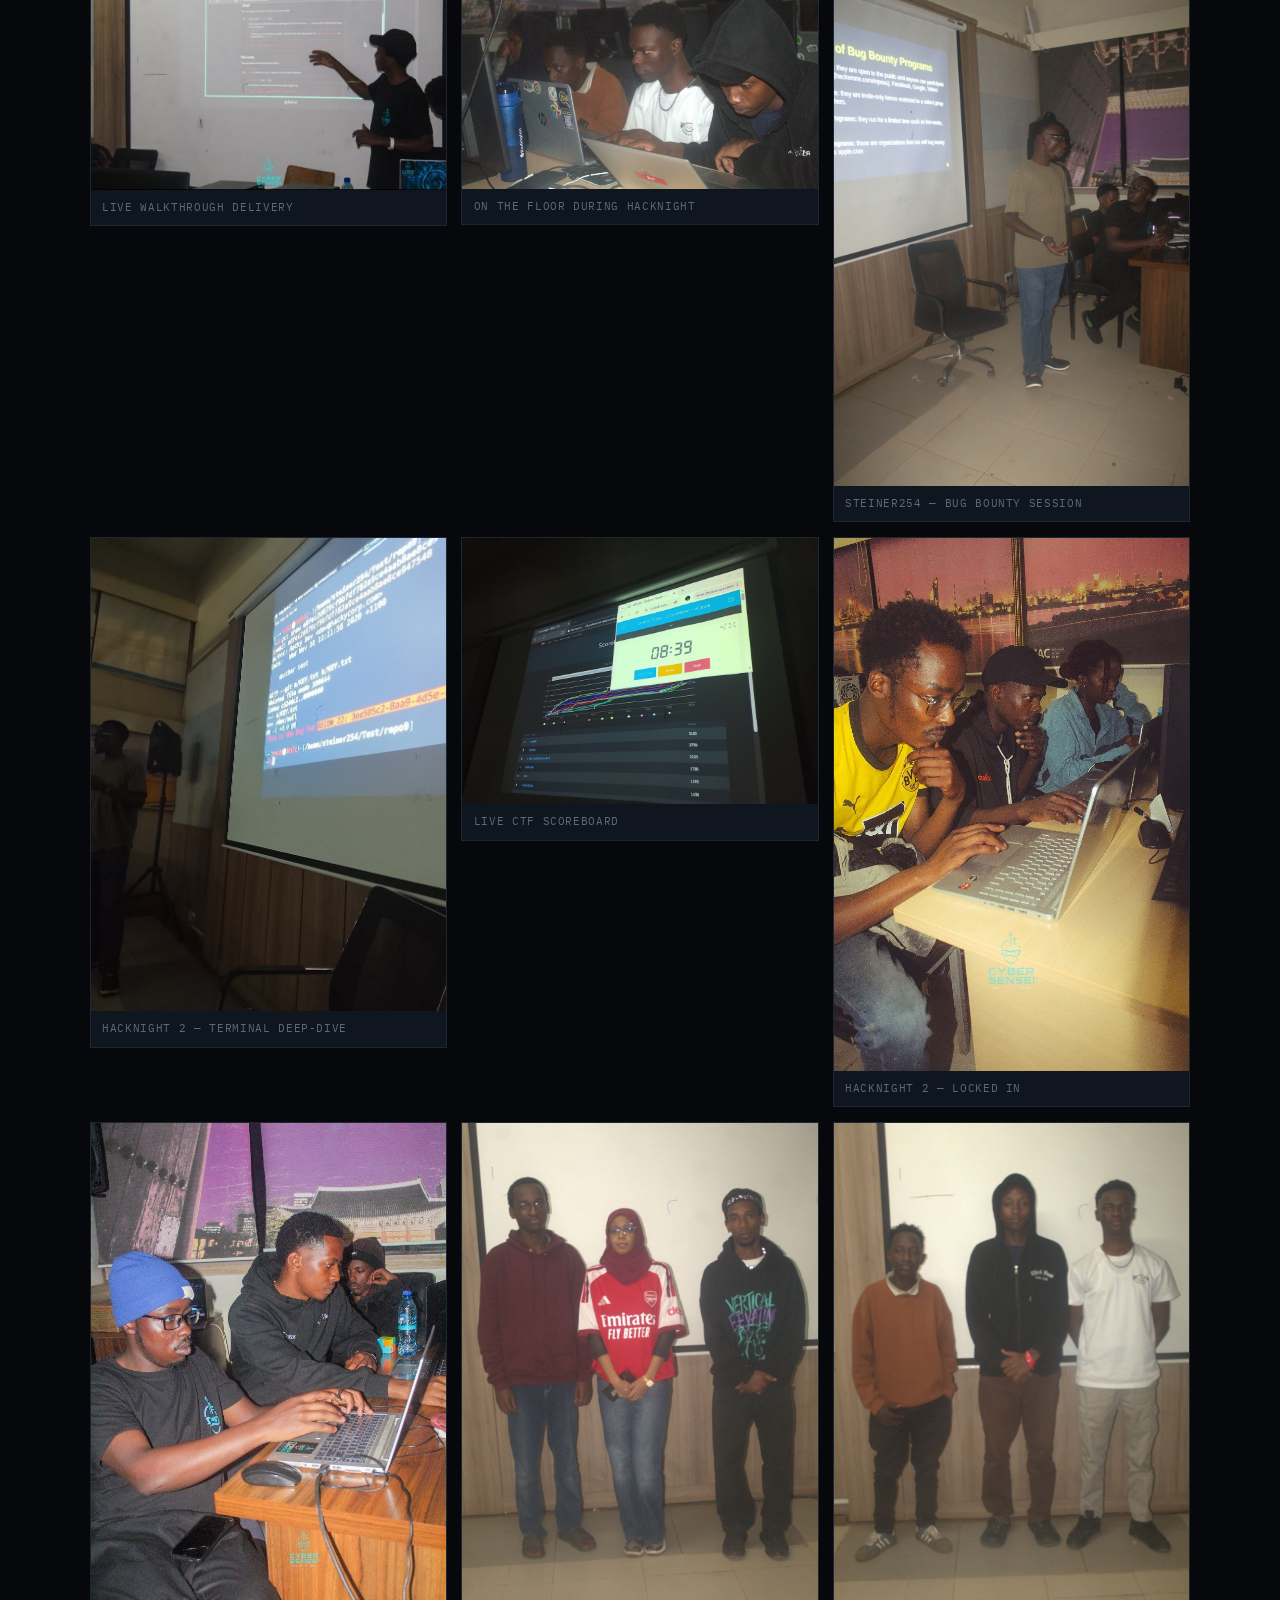
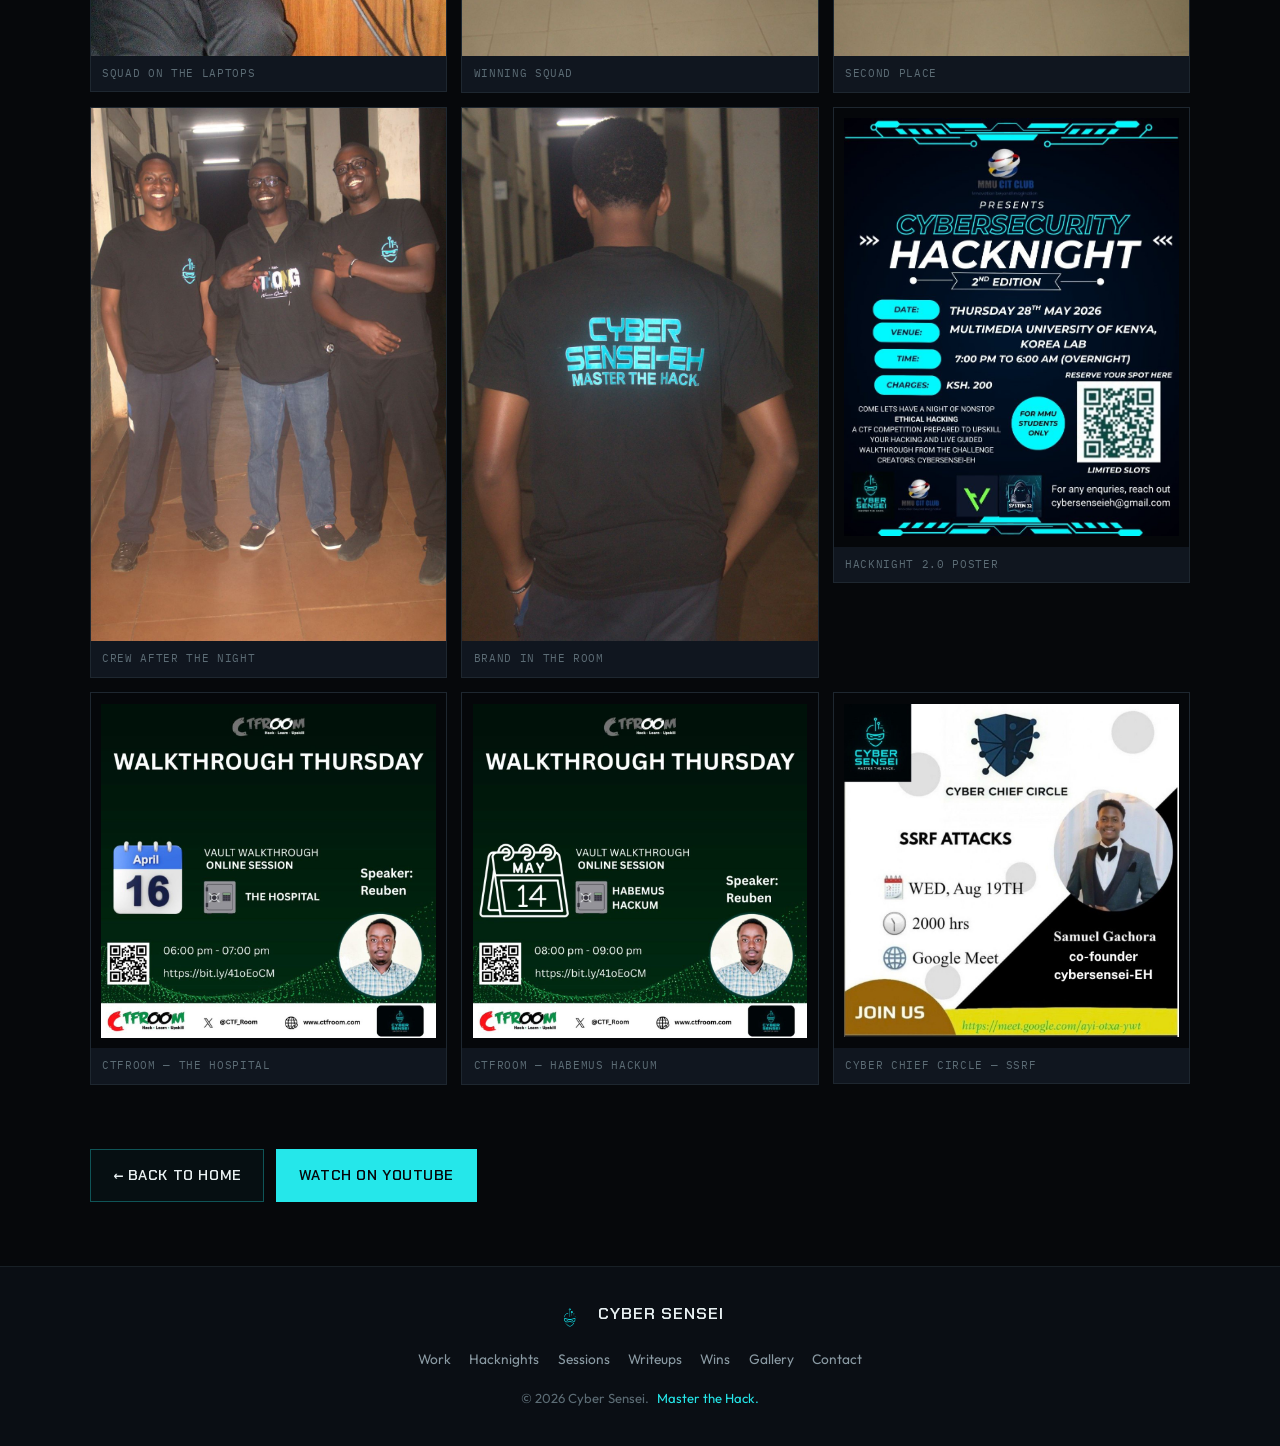
<file: gallery.html>
<!DOCTYPE html>
<html lang="en">
<head>
  <meta charset="UTF-8">
  <meta name="viewport" content="width=device-width, initial-scale=1.0">
  <title>Gallery | Cyber Sensei</title>
  <meta name="description" content="Photos from Cyber Sensei hacknights, sessions, and community work.">
  <link rel="icon" type="image/svg+xml" href="assets/favicon.svg">
  <link rel="apple-touch-icon" href="assets/apple-touch-icon.png">
  <link rel="preconnect" href="https://fonts.googleapis.com">
  <link rel="preconnect" href="https://fonts.gstatic.com" crossorigin>
  <link href="https://fonts.googleapis.com/css2?family=Chakra+Petch:wght@500;600;700&family=IBM+Plex+Mono:wght@400;500&family=Outfit:wght@400;500;600;700&display=swap" rel="stylesheet">
  <link rel="stylesheet" href="css/styles.css?v=pages-1">
</head>
<body class="page-gallery">

  <div class="scanlines" aria-hidden="true"></div>
  <div class="page-glow" aria-hidden="true"></div>
  <div class="atmosphere" aria-hidden="true">
    <div class="hex-mesh"></div>
    <div class="hex-mesh hex-mesh--soft"></div>
    <span class="glow-blob glow-blob--cyan"></span>
    <span class="glow-blob glow-blob--warm"></span>
    <span class="glow-blob glow-blob--steel"></span>
    <span class="hex-ring hex-ring--1"></span>
    <span class="hex-ring hex-ring--2"></span>
    <span class="spark spark--1"></span>
    <span class="spark spark--2"></span>
    <span class="spark spark--3"></span>
  </div>

  <header class="site-header" id="siteHeader">
    <div class="shell header-inner">
      <a href="index.html" class="brand">
        <img src="assets/logo-mark.png" alt="" class="brand-mark" width="40" height="40">
        <span class="brand-word">Cyber Sensei</span>
      </a>

      <nav class="main-nav" id="mainNav" aria-label="Primary">
        <ul>
          <li><a href="work.html">Work</a></li>
          <li><a href="hacknights.html">Hacknights</a></li>
          <li><a href="sessions.html">Sessions</a></li>
          <li><a href="wins.html">Wins</a></li>
          <li><a href="gallery.html" aria-current="page">Gallery</a></li>
          <li><a href="index.html#contact">Contact</a></li>
        </ul>
      </nav>

      <div class="header-actions">
        <a href="index.html#contact" class="btn btn-solid">Work With Us</a>
        <button class="nav-toggle" id="navToggle" aria-label="Open menu" aria-expanded="false">
          <span></span><span></span>
        </button>
      </div>
    </div>
  </header>

  <main>
    <section class="gallery-hero">
      <div class="shell">
        <p class="eyebrow"><span class="eyebrow-code">GALLERY</span> Field notes</p>
        <h1>Moments from the nights and the sessions.</h1>
        <p class="section-lede">
          Extra frames from hacknights, walkthroughs, and the crew — the ones that
          did not all fit on the home page.
        </p>
      </div>
    </section>

    <section class="gallery-grid-section">
      <div class="shell gallery-masonry">

        <figure class="gallery-item" data-reveal>
          <div class="gallery-frame">
            <img src="assets/gallery/reuben-hoodie.jpg" alt="Reuben in Cyber Sensei hoodie" loading="lazy">
          </div>
          <figcaption>Reuben — Master the Hack</figcaption>
        </figure>

        <figure class="gallery-item" data-reveal>
          <div class="gallery-frame">
            <img src="assets/gallery/crew-selfie.jpg" alt="Cyber Sensei crew selfie" loading="lazy">
          </div>
          <figcaption>Crew in the community</figcaption>
        </figure>

        <figure class="gallery-item" data-reveal>
          <div class="gallery-frame">
            <img src="assets/gallery/africahackon-group.jpg" alt="Team at AfricaHackon" loading="lazy">
          </div>
          <figcaption>AfricaHackon — the squad</figcaption>
        </figure>

        <figure class="gallery-item" data-reveal>
          <div class="gallery-frame">
            <img src="assets/gallery/africahackon-duo.jpg" alt="Duo at AfricaHackon sign" loading="lazy">
          </div>
          <figcaption>AfricaHackon — on site</figcaption>
        </figure>

        <figure class="gallery-item" data-reveal>
          <div class="gallery-frame">
            <img src="assets/hacknight/cofounders.jpg" alt="Cyber Sensei cofounders in branded merch" loading="lazy">
          </div>
          <figcaption>Cofounders — Master the Hack merch</figcaption>
        </figure>

        <figure class="gallery-item" data-reveal>
          <div class="gallery-frame">
            <img src="assets/hacknight/merch-winners.jpg" alt="Winners with Cyber Sensei merch" loading="lazy">
          </div>
          <figcaption>Hacknight winners + merch</figcaption>
        </figure>

        <figure class="gallery-item" data-reveal>
          <div class="gallery-frame">
            <img src="assets/hacknight/teaching-session.jpg" alt="Live walkthrough on projector" loading="lazy">
          </div>
          <figcaption>Live walkthrough delivery</figcaption>
        </figure>

        <figure class="gallery-item" data-reveal>
          <div class="gallery-frame">
            <img src="assets/hacknight/in-action.jpg" alt="Students during hacknight" loading="lazy">
          </div>
          <figcaption>On the floor during Hacknight</figcaption>
        </figure>

        <figure class="gallery-item" data-reveal>
          <div class="gallery-frame">
            <img src="assets/hacknight/steiner254.jpg" alt="steiner254 presenting bug bounty" loading="lazy">
          </div>
          <figcaption>steiner254 — bug bounty session</figcaption>
        </figure>

        <figure class="gallery-item" data-reveal>
          <div class="gallery-frame">
            <img src="assets/hacknight/hn2-steiner-terminal.jpg" alt="Terminal demo during Hacknight 2" loading="lazy">
          </div>
          <figcaption>Hacknight 2 — terminal deep-dive</figcaption>
        </figure>

        <figure class="gallery-item" data-reveal>
          <div class="gallery-frame">
            <img src="assets/hacknight/hn2-scoreboard.jpg" alt="Live CTF scoreboard" loading="lazy">
          </div>
          <figcaption>Live CTF scoreboard</figcaption>
        </figure>

        <figure class="gallery-item" data-reveal>
          <div class="gallery-frame">
            <img src="assets/hacknight/hn2-focus.jpg" alt="Focused students at Hacknight 2" loading="lazy">
          </div>
          <figcaption>Hacknight 2 — locked in</figcaption>
        </figure>

        <figure class="gallery-item" data-reveal>
          <div class="gallery-frame">
            <img src="assets/hacknight/hn2-crew-laptops.jpg" alt="Squad on laptops" loading="lazy">
          </div>
          <figcaption>Squad on the laptops</figcaption>
        </figure>

        <figure class="gallery-item" data-reveal>
          <div class="gallery-frame">
            <img src="assets/hacknight/winners.jpg" alt="Winning team" loading="lazy">
          </div>
          <figcaption>Winning squad</figcaption>
        </figure>

        <figure class="gallery-item" data-reveal>
          <div class="gallery-frame">
            <img src="assets/hacknight/second-place.jpg" alt="Second place team" loading="lazy">
          </div>
          <figcaption>Second place</figcaption>
        </figure>

        <figure class="gallery-item" data-reveal>
          <div class="gallery-frame">
            <img src="assets/hacknight/crew.jpg" alt="Crew after the night" loading="lazy">
          </div>
          <figcaption>Crew after the night</figcaption>
        </figure>

        <figure class="gallery-item" data-reveal>
          <div class="gallery-frame">
            <img src="assets/hacknight/brand-room.jpg" alt="Cyber Sensei branding in the room" loading="lazy">
          </div>
          <figcaption>Brand in the room</figcaption>
        </figure>

        <figure class="gallery-item gallery-item--poster" data-reveal>
          <div class="gallery-frame">
            <img src="assets/events/hacknight2-poster.jpg" alt="Hacknight 2 poster" loading="lazy">
          </div>
          <figcaption>Hacknight 2.0 poster</figcaption>
        </figure>

        <figure class="gallery-item gallery-item--poster" data-reveal>
          <div class="gallery-frame">
            <img src="assets/events/ctfroom-hospital.jpg" alt="CTFROOM The Hospital poster" loading="lazy">
          </div>
          <figcaption>CTFROOM — The Hospital</figcaption>
        </figure>

        <figure class="gallery-item gallery-item--poster" data-reveal>
          <div class="gallery-frame">
            <img src="assets/events/ctfroom-habemus.jpg" alt="CTFROOM Habemus Hackum poster" loading="lazy">
          </div>
          <figcaption>CTFROOM — Habemus Hackum</figcaption>
        </figure>

        <figure class="gallery-item gallery-item--poster" data-reveal>
          <div class="gallery-frame">
            <img src="assets/events/cyber-chief-ssrf.jpg" alt="Cyber Chief Circle SSRF poster" loading="lazy">
          </div>
          <figcaption>Cyber Chief Circle — SSRF</figcaption>
        </figure>
      </div>
    </section>

    <section class="gallery-back">
      <div class="shell">
        <a href="index.html" class="btn btn-ghost">← Back to home</a>
        <a href="index.html#youtube" class="btn btn-solid">Watch on YouTube</a>
      </div>
    </section>
  </main>

  <footer class="site-footer">
    <div class="shell footer-inner">
      <a href="index.html" class="footer-brand">
        <img src="assets/logo-mark.png" alt="" width="36" height="36">
        <span>Cyber Sensei</span>
      </a>
      <nav class="footer-nav" aria-label="Footer">
        <a href="work.html">Work</a>
        <a href="hacknights.html">Hacknights</a>
        <a href="sessions.html">Sessions</a>
        <a href="writeups.html">Writeups</a>
        <a href="wins.html">Wins</a>
        <a href="gallery.html">Gallery</a>
        <a href="index.html#contact">Contact</a>
      </nav>
      <p class="footer-copy">
        © <span id="year"></span> Cyber Sensei.
        <span class="footer-tag">Master the Hack.</span>
      </p>
    </div>
  </footer>

  <button class="to-top" id="toTop" aria-label="Back to top">↑</button>
  <script src="js/script.js?v=pages-1"></script>
</body>
</html>
</file>
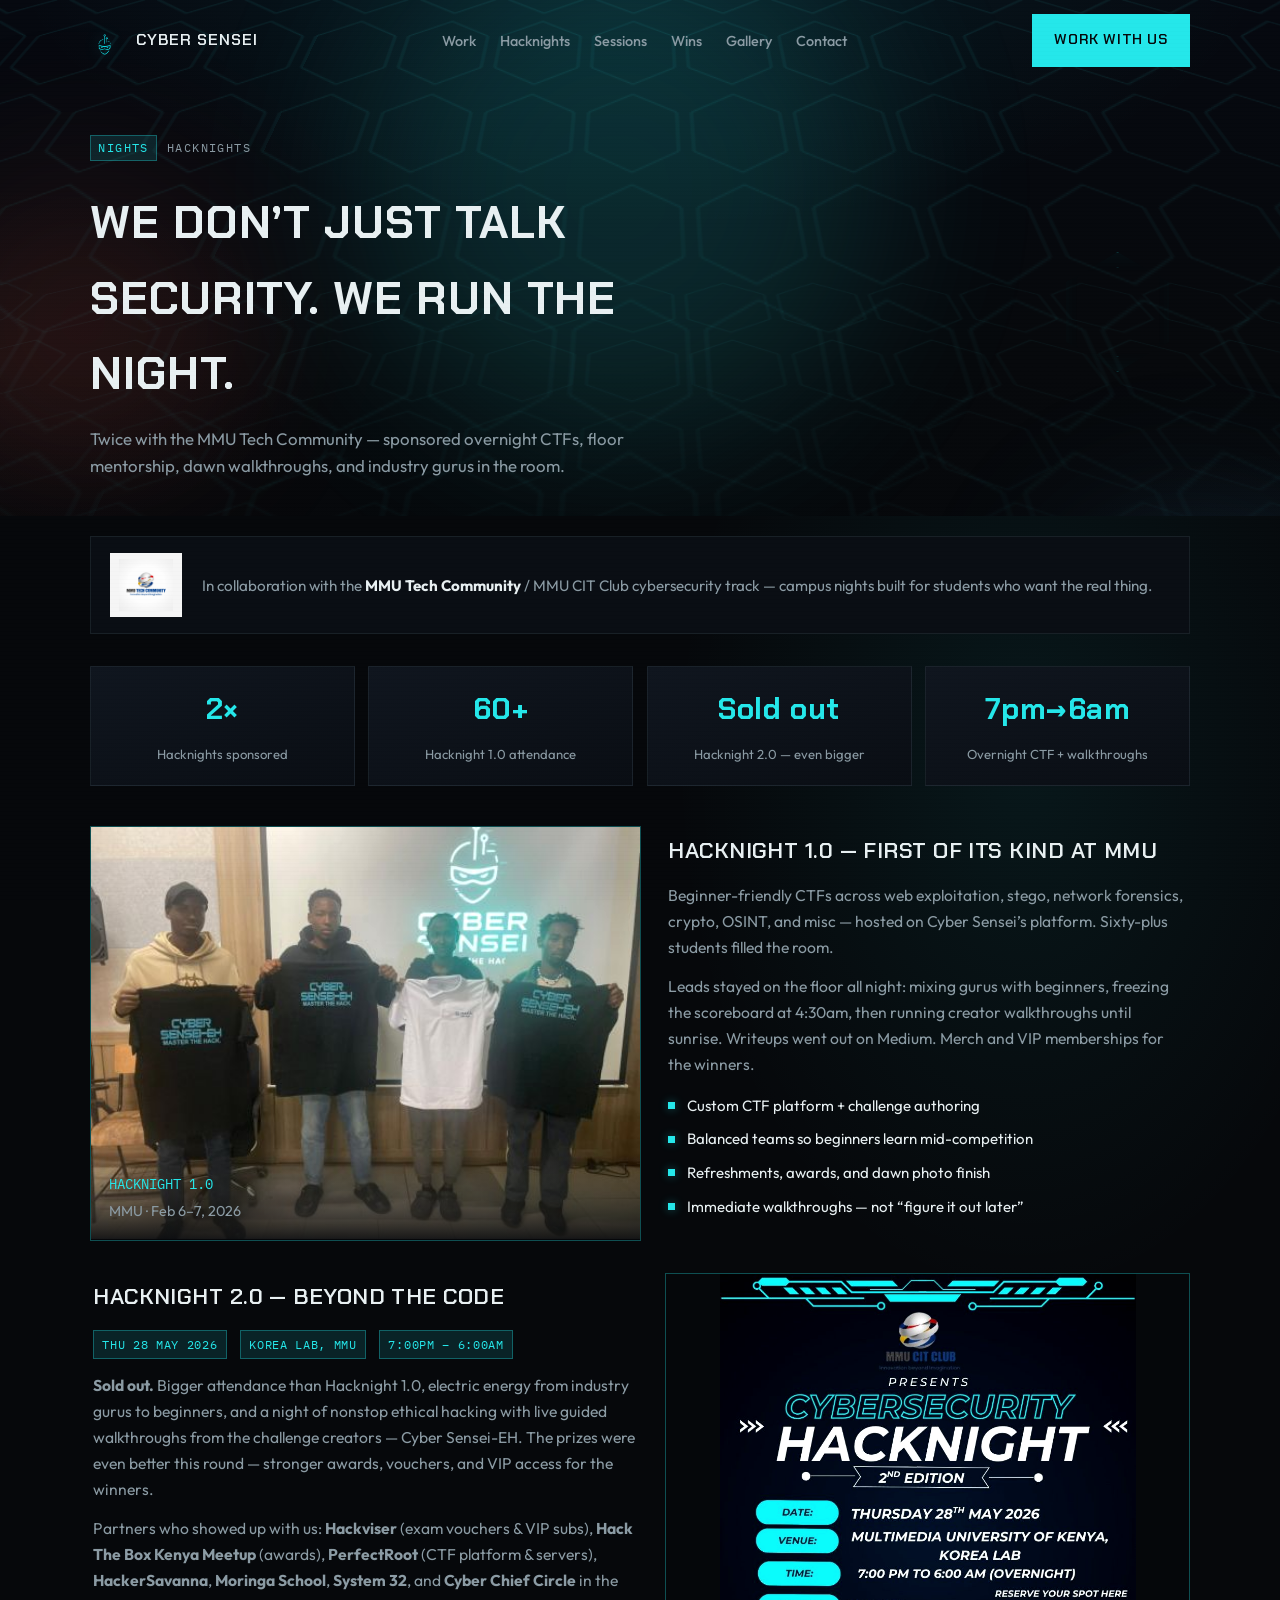
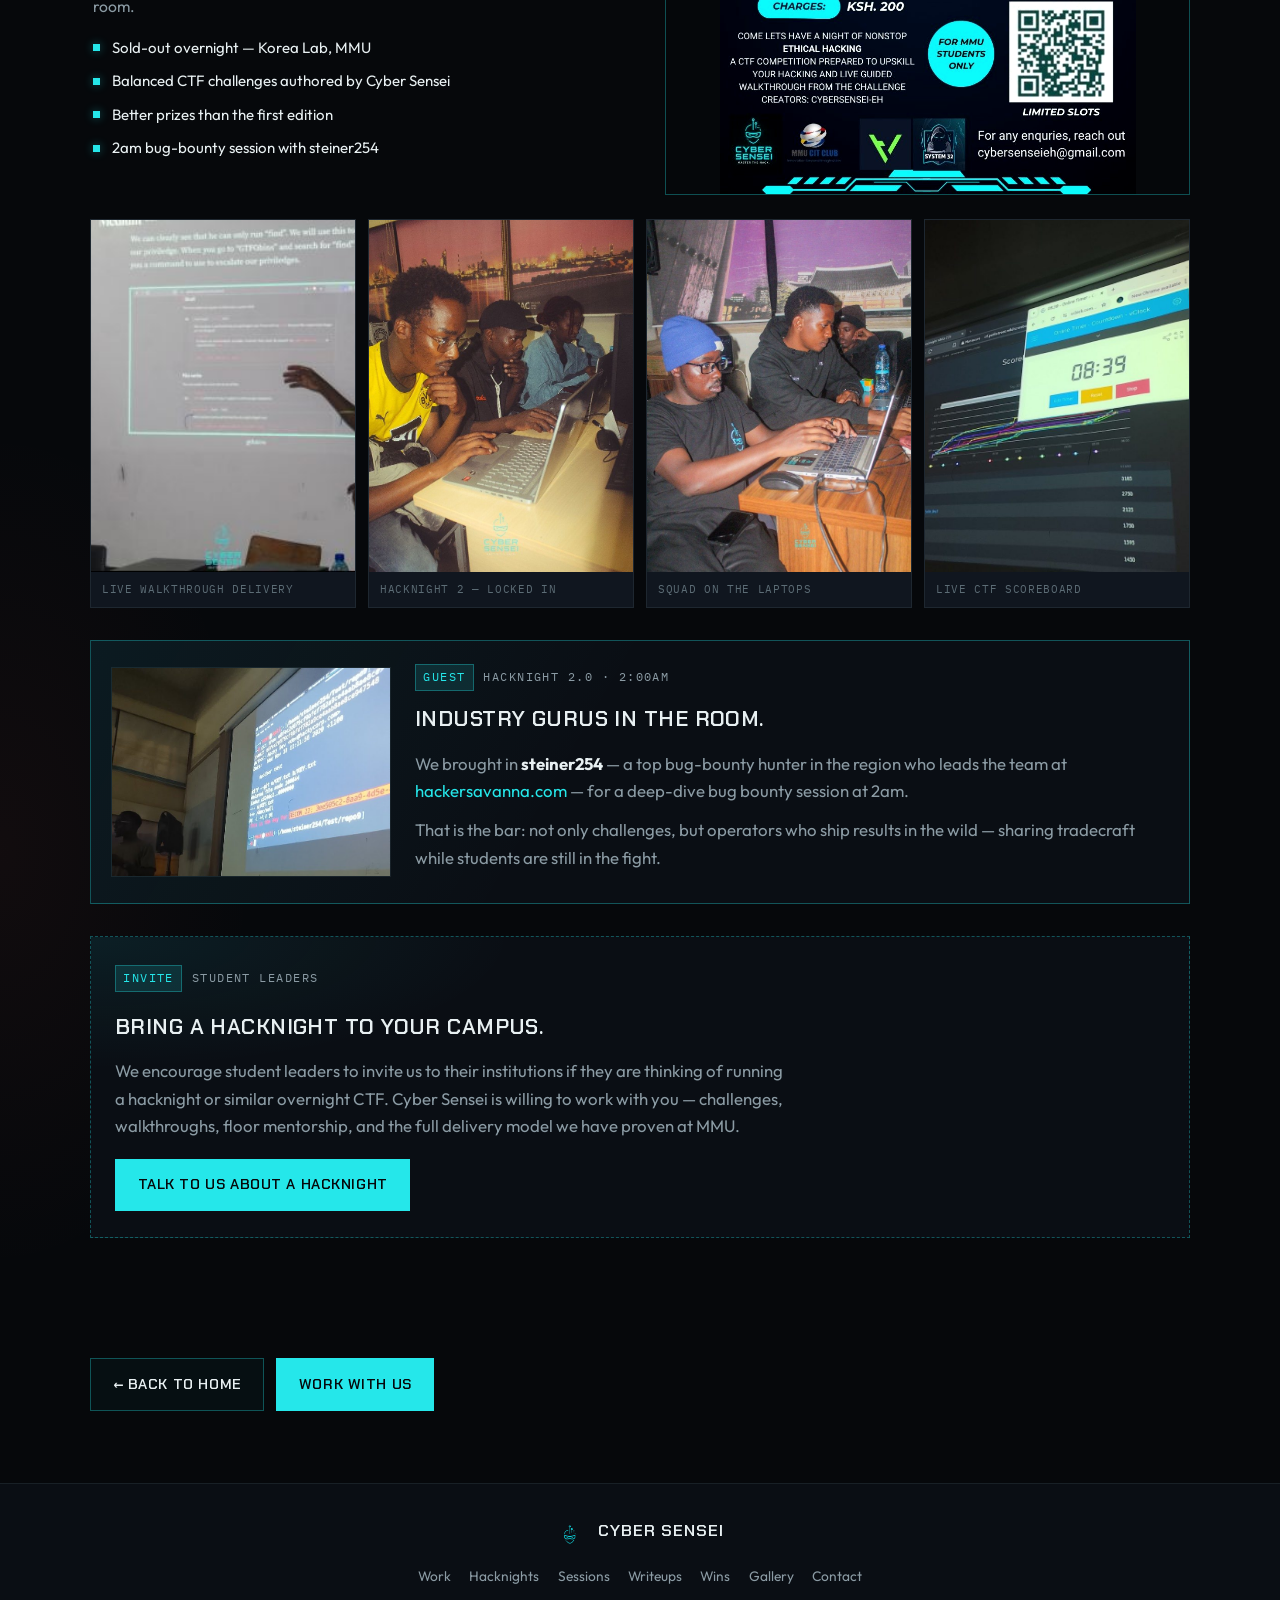
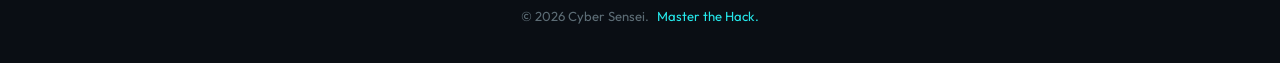
<file: hacknights.html>
<!DOCTYPE html>
<html lang="en">
<head>
  <meta charset="UTF-8">
  <meta name="viewport" content="width=device-width, initial-scale=1.0">
  <title>Hacknights | Cyber Sensei</title>
  <meta name="description" content="Cyber Sensei overnight CTFs with the MMU Tech Community — Hacknight 1.0 and sold-out Hacknight 2.0.">
  <meta property="og:title" content="Hacknights | Cyber Sensei">
  <meta property="og:description" content="Cyber Sensei overnight CTFs with the MMU Tech Community — Hacknight 1.0 and sold-out Hacknight 2.0.">
  <meta property="og:image" content="assets/og-cover.png">
  <meta property="og:type" content="website">
  <meta name="twitter:card" content="summary_large_image">
  <meta name="twitter:title" content="Hacknights | Cyber Sensei">
  <meta name="twitter:description" content="Cyber Sensei overnight CTFs with the MMU Tech Community — Hacknight 1.0 and sold-out Hacknight 2.0.">
  <meta name="twitter:image" content="assets/og-cover.png">
  <link rel="icon" type="image/svg+xml" href="assets/favicon.svg">
  <link rel="apple-touch-icon" href="assets/apple-touch-icon.png">
  <link rel="preconnect" href="https://fonts.googleapis.com">
  <link rel="preconnect" href="https://fonts.gstatic.com" crossorigin>
  <link href="https://fonts.googleapis.com/css2?family=Chakra+Petch:wght@500;600;700&family=IBM+Plex+Mono:wght@400;500&family=Outfit:wght@400;500;600;700&display=swap" rel="stylesheet">
  <link rel="stylesheet" href="css/styles.css?v=pages-1">
</head>
<body class="page-inner">
  <div class="scanlines" aria-hidden="true"></div>
  <div class="page-glow" aria-hidden="true"></div>
  <div class="atmosphere" aria-hidden="true">
    <div class="hex-mesh"></div>
    <div class="hex-mesh hex-mesh--soft"></div>
    <span class="glow-blob glow-blob--cyan"></span>
    <span class="glow-blob glow-blob--warm"></span>
    <span class="glow-blob glow-blob--steel"></span>
    <span class="hex-ring hex-ring--1"></span>
    <span class="hex-ring hex-ring--2"></span>
    <span class="spark spark--1"></span>
    <span class="spark spark--2"></span>
    <span class="spark spark--3"></span>
  </div>
  <header class="site-header" id="siteHeader">
    <div class="shell header-inner">
      <a href="index.html" class="brand">
        <img src="assets/logo-mark.png" alt="" class="brand-mark" width="40" height="40">
        <span class="brand-word">Cyber Sensei</span>
      </a>

      <nav class="main-nav" id="mainNav" aria-label="Primary">
        <ul>
          <li><a href="work.html">Work</a></li>
          <li><a href="hacknights.html" aria-current="page">Hacknights</a></li>
          <li><a href="sessions.html">Sessions</a></li>
          <li><a href="wins.html">Wins</a></li>
          <li><a href="gallery.html">Gallery</a></li>
          <li><a href="index.html#contact">Contact</a></li>
        </ul>
      </nav>

      <div class="header-actions">
        <a href="index.html#contact" class="btn btn-solid">Work With Us</a>
        <button class="nav-toggle" id="navToggle" aria-label="Open menu" aria-expanded="false">
          <span></span><span></span>
        </button>
      </div>
    </div>
  </header>

  <main>
    <section class="page-hero">
      <div class="shell">
        <p class="eyebrow"><span class="eyebrow-code">nights</span> Hacknights</p>
        <h1>We don’t just talk security. We run the night.</h1>
        <p class="section-lede">Twice with the MMU Tech Community — sponsored overnight CTFs, floor mentorship, dawn walkthroughs, and industry gurus in the room.</p>
      </div>
    </section>
    <!-- HACKNIGHTS -->
    <section class="hacknights" id="hacknights">
      <div class="shell">
<div class="hn-collab" data-reveal>
          <img src="assets/partners/mmu-tech.png" alt="MMU Tech Community" class="hn-collab-logo" width="160" height="80">
          <p>
            In collaboration with the <strong>MMU Tech Community</strong> /
            MMU CIT Club cybersecurity track — campus nights built for students
            who want the real thing.
          </p>
        </div>

        <div class="hn-stats" data-reveal>
          <div class="hn-stat">
            <strong>2×</strong>
            <span>Hacknights sponsored</span>
          </div>
          <div class="hn-stat">
            <strong>60+</strong>
            <span>Hacknight 1.0 attendance</span>
          </div>
          <div class="hn-stat">
            <strong>Sold out</strong>
            <span>Hacknight 2.0 — even bigger</span>
          </div>
          <div class="hn-stat">
            <strong>7pm→6am</strong>
            <span>Overnight CTF + walkthroughs</span>
          </div>
        </div>

        <!-- Hacknight 1 -->
        <div class="hn-feature" data-reveal>
          <div class="hn-feature-media">
            <img src="assets/hacknight/merch-winners.jpg" alt="Hacknight winners with Cyber Sensei merch" loading="lazy" class="img-focus-top">
            <div class="hn-feature-overlay">
              <span class="mono">HACKNIGHT 1.0</span>
              <p>MMU · Feb 6–7, 2026</p>
            </div>
          </div>
          <div class="hn-feature-copy">
            <h3>Hacknight 1.0 — first of its kind at MMU</h3>
            <p>
              Beginner-friendly CTFs across web exploitation, stego, network forensics,
              crypto, OSINT, and misc — hosted on Cyber Sensei’s platform. Sixty-plus
              students filled the room.
            </p>
            <p>
              Leads stayed on the floor all night: mixing gurus with beginners,
              freezing the scoreboard at 4:30am, then running creator walkthroughs
              until sunrise. Writeups went out on Medium. Merch and VIP memberships
              for the winners.
            </p>
            <ul class="hn-checklist">
              <li>Custom CTF platform + challenge authoring</li>
              <li>Balanced teams so beginners learn mid-competition</li>
              <li>Refreshments, awards, and dawn photo finish</li>
              <li>Immediate walkthroughs — not “figure it out later”</li>
            </ul>
          </div>
        </div>

        <!-- Hacknight 2 -->
        <div class="hn-feature hn-feature--flip" data-reveal>
          <div class="hn-feature-media hn-feature-media--poster">
            <img src="assets/events/hacknight2-poster.jpg" alt="Cybersecurity Hacknight 2nd Edition poster" loading="lazy" class="img-contain">
          </div>
          <div class="hn-feature-copy">
            <h3>Hacknight 2.0 — Beyond the Code</h3>
            <p class="hn-meta-line">
              <span>Thu 28 May 2026</span>
              <span>Korea Lab, MMU</span>
              <span>7:00pm – 6:00am</span>
            </p>
            <p>
              <strong>Sold out.</strong> Bigger attendance than Hacknight 1.0, electric
              energy from industry gurus to beginners, and a night of nonstop ethical
              hacking with live guided walkthroughs from the challenge creators —
              Cyber Sensei-EH. The prizes were even better this round — stronger awards,
              vouchers, and VIP access for the winners.
            </p>
            <p>
              Partners who showed up with us: <strong>Hackviser</strong> (exam vouchers
              &amp; VIP subs), <strong>Hack The Box Kenya Meetup</strong> (awards),
              <strong>PerfectRoot</strong> (CTF platform &amp; servers),
              <strong>HackerSavanna</strong>, <strong>Moringa School</strong>,
              <strong>System 32</strong>, and <strong>Cyber Chief Circle</strong> in the room.
            </p>
            <ul class="hn-checklist">
              <li>Sold-out overnight — Korea Lab, MMU</li>
              <li>Balanced CTF challenges authored by Cyber Sensei</li>
              <li>Better prizes than the first edition</li>
              <li>2am bug-bounty session with steiner254</li>
            </ul>
          </div>
        </div>

        <div class="hn-gallery" data-reveal>
          <figure>
            <img src="assets/hacknight/teaching-session.jpg" alt="Live walkthrough delivery" loading="lazy" class="img-focus-top">
            <figcaption>Live walkthrough delivery</figcaption>
          </figure>
          <figure>
            <img src="assets/hacknight/hn2-focus.jpg" alt="Students focused during Hacknight 2" loading="lazy" class="img-focus-top">
            <figcaption>Hacknight 2 — locked in</figcaption>
          </figure>
          <figure>
            <img src="assets/hacknight/hn2-crew-laptops.jpg" alt="Squad hacking during Hacknight 2" loading="lazy" class="img-focus-top">
            <figcaption>Squad on the laptops</figcaption>
          </figure>
          <figure>
            <img src="assets/hacknight/hn2-scoreboard.jpg" alt="Hacknight MMU CTF live scoreboard" loading="lazy" class="img-focus-center">
            <figcaption>Live CTF scoreboard</figcaption>
          </figure>
        </div>

        <article class="hn-guest" data-reveal>
          <div class="hn-guest-media">
            <img src="assets/hacknight/hn2-steiner-terminal.jpg" alt="steiner254 live bug bounty session at Hacknight 2" loading="lazy" class="img-focus-top">
          </div>
          <div class="hn-guest-copy">
            <p class="eyebrow"><span class="eyebrow-code">GUEST</span> Hacknight 2.0 · 2:00am</p>
            <h3>Industry gurus in the room.</h3>
            <p>
              We brought in <strong>steiner254</strong> — a top bug-bounty hunter in the
              region who leads the team at
              <a href="https://hackersavanna.com" target="_blank" rel="noopener noreferrer">hackersavanna.com</a> —
              for a deep-dive bug bounty session at 2am.
            </p>
            <p>
              That is the bar: not only challenges, but operators who ship results in
              the wild — sharing tradecraft while students are still in the fight.
            </p>
          </div>
        </article>

        <aside class="hn-invite" data-reveal>
          <p class="eyebrow"><span class="eyebrow-code">INVITE</span> Student leaders</p>
          <h3>Bring a hacknight to your campus.</h3>
          <p>
            We encourage student leaders to invite us to their institutions if they are
            thinking of running a hacknight or similar overnight CTF. Cyber Sensei is
            willing to work with you — challenges, walkthroughs, floor mentorship, and
            the full delivery model we have proven at MMU.
          </p>
          <a href="index.html#contact" class="btn btn-solid">Talk to us about a hacknight</a>
        </aside>
      </div>
    </section>

    <section class="page-back">
      <div class="shell">
        <a href="index.html" class="btn btn-ghost">← Back to home</a>
        <a href="index.html#contact" class="btn btn-solid">Work With Us</a>
      </div>
    </section>
  </main>

  <footer class="site-footer">
    <div class="shell footer-inner">
      <a href="index.html" class="footer-brand">
        <img src="assets/logo-mark.png" alt="" width="36" height="36">
        <span>Cyber Sensei</span>
      </a>
      <nav class="footer-nav" aria-label="Footer">
        <a href="work.html">Work</a>
        <a href="hacknights.html">Hacknights</a>
        <a href="sessions.html">Sessions</a>
        <a href="writeups.html">Writeups</a>
        <a href="wins.html">Wins</a>
        <a href="gallery.html">Gallery</a>
        <a href="index.html#contact">Contact</a>
      </nav>
      <p class="footer-copy">
        © <span id="year"></span> Cyber Sensei.
        <span class="footer-tag">Master the Hack.</span>
      </p>
    </div>
  </footer>

  <button class="to-top" id="toTop" aria-label="Back to top">↑</button>
  <script src="js/script.js?v=pages-1"></script>
</body>
</html>
</file>
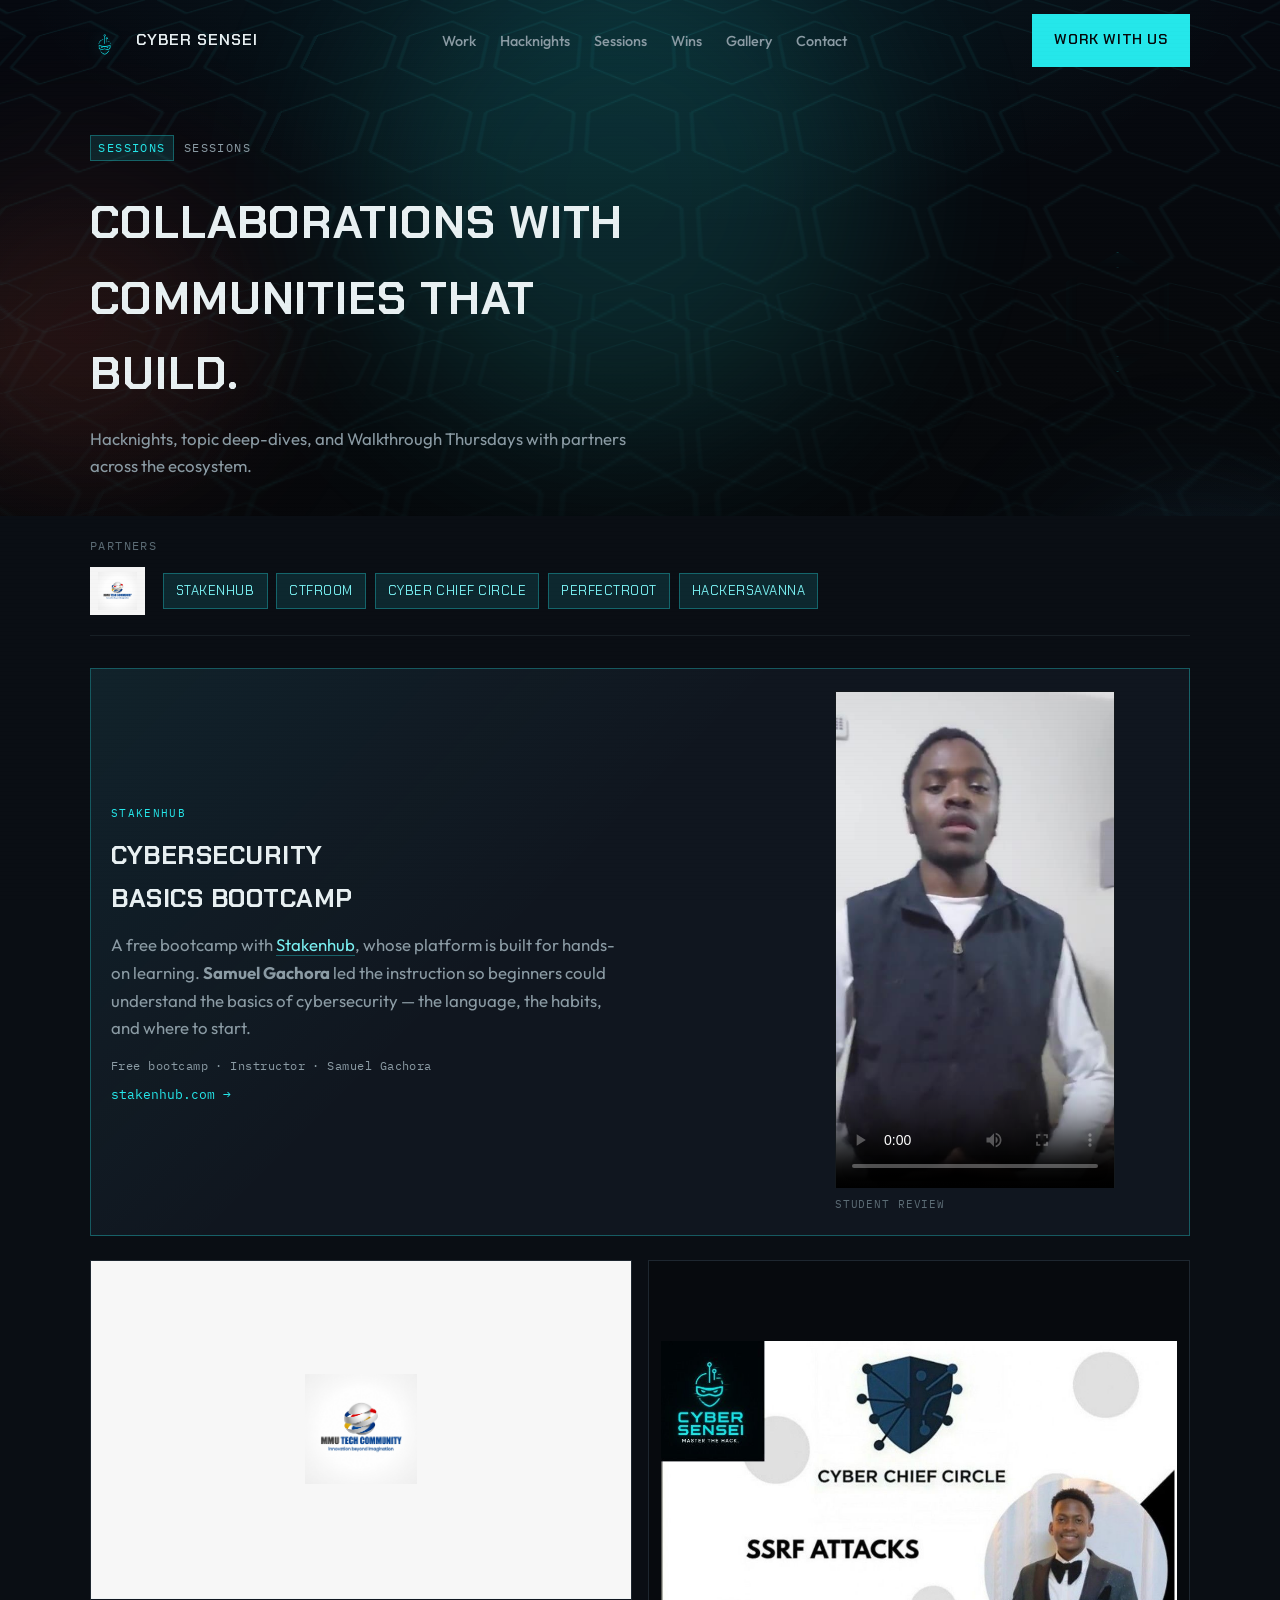
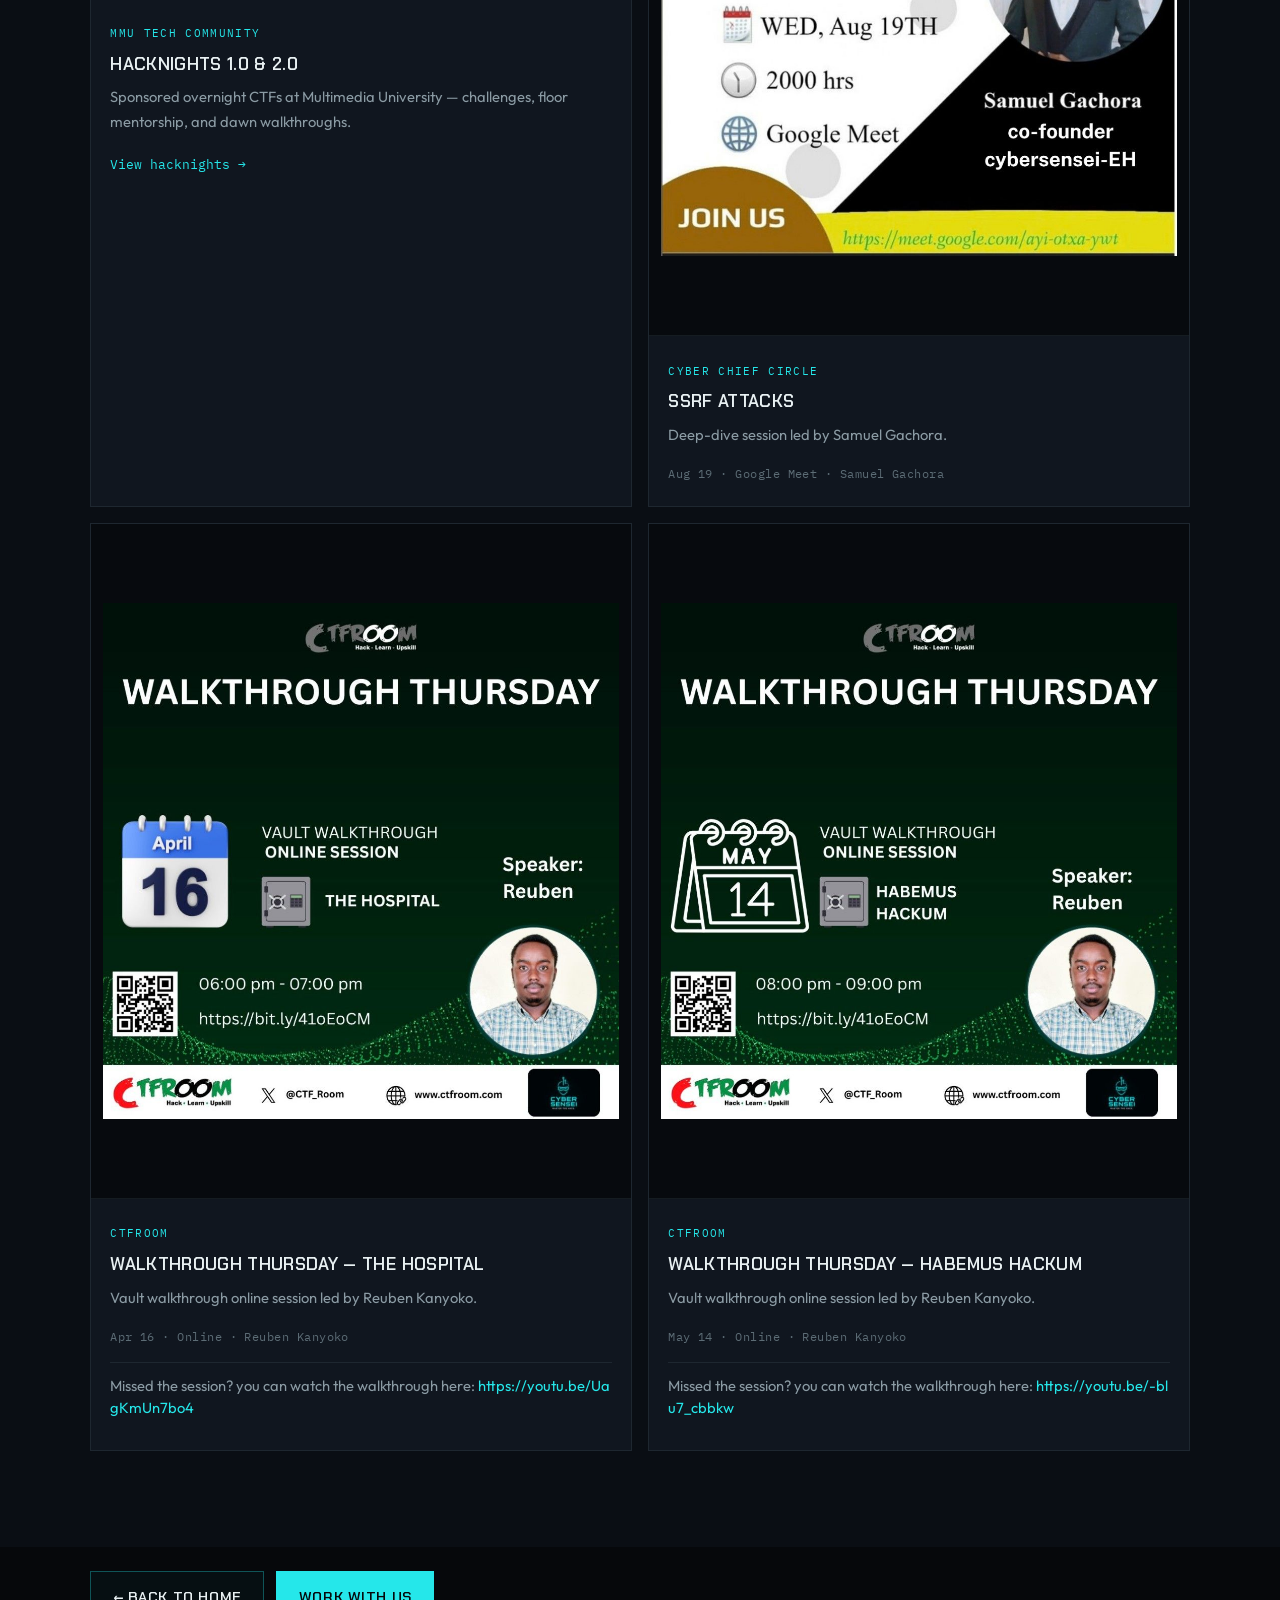
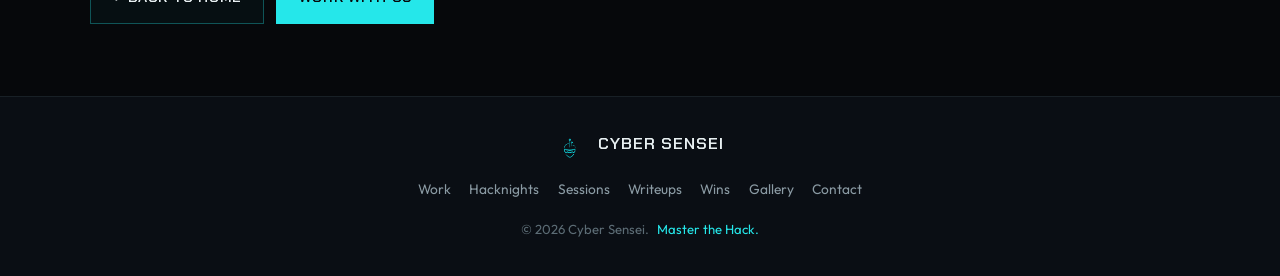
<file: sessions.html>
<!DOCTYPE html>
<html lang="en">
<head>
  <meta charset="UTF-8">
  <meta name="viewport" content="width=device-width, initial-scale=1.0">
  <title>Sessions | Cyber Sensei</title>
  <meta name="description" content="Collaborations with CTFROOM, Cyber Chief Circle, PerfectRoot, HackerSavanna, and MMU Tech Community.">
  <meta property="og:title" content="Sessions | Cyber Sensei">
  <meta property="og:description" content="Collaborations with CTFROOM, Cyber Chief Circle, PerfectRoot, HackerSavanna, and MMU Tech Community.">
  <meta property="og:image" content="assets/og-cover.png">
  <meta property="og:type" content="website">
  <meta name="twitter:card" content="summary_large_image">
  <meta name="twitter:title" content="Sessions | Cyber Sensei">
  <meta name="twitter:description" content="Collaborations with CTFROOM, Cyber Chief Circle, PerfectRoot, HackerSavanna, and MMU Tech Community.">
  <meta name="twitter:image" content="assets/og-cover.png">
  <link rel="icon" type="image/svg+xml" href="assets/favicon.svg">
  <link rel="apple-touch-icon" href="assets/apple-touch-icon.png">
  <link rel="preconnect" href="https://fonts.googleapis.com">
  <link rel="preconnect" href="https://fonts.gstatic.com" crossorigin>
  <link href="https://fonts.googleapis.com/css2?family=Chakra+Petch:wght@500;600;700&family=IBM+Plex+Mono:wght@400;500&family=Outfit:wght@400;500;600;700&display=swap" rel="stylesheet">
  <link rel="stylesheet" href="css/styles.css?v=stakenhub-1">
</head>
<body class="page-inner">
  <div class="scanlines" aria-hidden="true"></div>
  <div class="page-glow" aria-hidden="true"></div>
  <div class="atmosphere" aria-hidden="true">
    <div class="hex-mesh"></div>
    <div class="hex-mesh hex-mesh--soft"></div>
    <span class="glow-blob glow-blob--cyan"></span>
    <span class="glow-blob glow-blob--warm"></span>
    <span class="glow-blob glow-blob--steel"></span>
    <span class="hex-ring hex-ring--1"></span>
    <span class="hex-ring hex-ring--2"></span>
    <span class="spark spark--1"></span>
    <span class="spark spark--2"></span>
    <span class="spark spark--3"></span>
  </div>
  <header class="site-header" id="siteHeader">
    <div class="shell header-inner">
      <a href="index.html" class="brand">
        <img src="assets/logo-mark.png" alt="" class="brand-mark" width="40" height="40">
        <span class="brand-word">Cyber Sensei</span>
      </a>

      <nav class="main-nav" id="mainNav" aria-label="Primary">
        <ul>
          <li><a href="work.html">Work</a></li>
          <li><a href="hacknights.html">Hacknights</a></li>
          <li><a href="sessions.html" aria-current="page">Sessions</a></li>
          <li><a href="wins.html">Wins</a></li>
          <li><a href="gallery.html">Gallery</a></li>
          <li><a href="index.html#contact">Contact</a></li>
        </ul>
      </nav>

      <div class="header-actions">
        <a href="index.html#contact" class="btn btn-solid">Work With Us</a>
        <button class="nav-toggle" id="navToggle" aria-label="Open menu" aria-expanded="false">
          <span></span><span></span>
        </button>
      </div>
    </div>
  </header>

  <main>
    <section class="page-hero">
      <div class="shell">
        <p class="eyebrow"><span class="eyebrow-code">sessions</span> Sessions</p>
        <h1>Collaborations with communities that build.</h1>
        <p class="section-lede">Hacknights, topic deep-dives, and Walkthrough Thursdays with partners across the ecosystem.</p>
      </div>
    </section>
    <!-- SESSIONS / COLLABORATIONS -->
    <section class="sessions" id="sessions">
      <div class="shell">
<div class="partners" data-reveal>
          <span class="partners-label">Partners</span>
          <div class="partners-row">
            <img src="assets/partners/mmu-tech.png" alt="MMU Tech Community" class="partner-logo" width="120" height="60">
            <ul class="partners-list">
              <li>Stakenhub</li>
              <li>CTFROOM</li>
              <li>Cyber Chief Circle</li>
              <li>PerfectRoot</li>
              <li>HackerSavanna</li>
            </ul>
          </div>
        </div>

        <article class="session-feature" data-reveal>
          <div class="session-feature-copy">
            <span class="session-partner">Stakenhub</span>
            <h3>Cybersecurity basics bootcamp</h3>
            <p>
              A free bootcamp with
              <a href="https://stakenhub.com/" target="_blank" rel="noopener noreferrer">Stakenhub</a>,
              whose platform is built for hands-on learning.
              <strong>Samuel Gachora</strong> led the instruction so beginners
              could understand the basics of cybersecurity — the language, the
              habits, and where to start.
            </p>
            <p class="session-meta">Free bootcamp · Instructor · Samuel Gachora</p>
            <a class="text-link" href="https://stakenhub.com/" target="_blank" rel="noopener noreferrer">stakenhub.com →</a>
          </div>
          <figure class="session-feature-video">
            <video
              controls
              playsinline
              preload="metadata"
              poster="assets/sessions/stakenhub-review.jpg"
            >
              <source src="assets/sessions/stakenhub-review.mp4" type="video/mp4">
            </video>
            <figcaption>Student review</figcaption>
          </figure>
        </article>

        <div class="session-grid">
          <article class="session-card session-card--mmu" data-reveal>
            <div class="session-card-media session-card-media--logo">
              <img src="assets/partners/mmu-tech.png" alt="MMU Tech Community logo" loading="lazy" class="img-contain">
            </div>
            <div class="session-card-body">
              <span class="session-partner">MMU Tech Community</span>
              <h3>Hacknights 1.0 &amp; 2.0</h3>
              <p>
                Sponsored overnight CTFs at Multimedia University — challenges,
                floor mentorship, and dawn walkthroughs.
              </p>
              <a href="hacknights.html" class="text-link">View hacknights →</a>
            </div>
          </article>

          <article class="session-card" data-reveal>
            <div class="session-card-media session-card-media--poster">
              <img src="assets/events/cyber-chief-ssrf.jpg" alt="Cyber Chief Circle SSRF Attacks session" loading="lazy" class="img-contain">
            </div>
            <div class="session-card-body">
              <span class="session-partner">Cyber Chief Circle</span>
              <h3>SSRF Attacks</h3>
              <p>Deep-dive session led by Samuel Gachora.</p>
              <span class="session-meta">Aug 19 · Google Meet · Samuel Gachora</span>
            </div>
          </article>

          <article class="session-card" data-reveal>
            <div class="session-card-media session-card-media--poster">
              <img src="assets/events/ctfroom-hospital.jpg" alt="CTFROOM Walkthrough Thursday — The Hospital" loading="lazy" class="img-contain">
            </div>
            <div class="session-card-body">
              <span class="session-partner">CTFROOM</span>
              <h3>Walkthrough Thursday — The Hospital</h3>
              <p>Vault walkthrough online session led by Reuben Kanyoko.</p>
              <span class="session-meta">Apr 16 · Online · Reuben Kanyoko</span>
              <p class="session-recording">
                Missed the session? you can watch the walkthrough here:
                <a href="https://youtu.be/UagKmUn7bo4" target="_blank" rel="noopener noreferrer">https://youtu.be/UagKmUn7bo4</a>
              </p>
            </div>
          </article>

          <article class="session-card" data-reveal>
            <div class="session-card-media session-card-media--poster">
              <img src="assets/events/ctfroom-habemus.jpg" alt="CTFROOM Walkthrough Thursday — Habemus Hackum" loading="lazy" class="img-contain">
            </div>
            <div class="session-card-body">
              <span class="session-partner">CTFROOM</span>
              <h3>Walkthrough Thursday — Habemus Hackum</h3>
              <p>Vault walkthrough online session led by Reuben Kanyoko.</p>
              <span class="session-meta">May 14 · Online · Reuben Kanyoko</span>
              <p class="session-recording">
                Missed the session? you can watch the walkthrough here:
                <a href="https://youtu.be/-blu7_cbbkw" target="_blank" rel="noopener noreferrer">https://youtu.be/-blu7_cbbkw</a>
              </p>
            </div>
          </article>
        </div>
      </div>
    </section>

    <section class="page-back">
      <div class="shell">
        <a href="index.html" class="btn btn-ghost">← Back to home</a>
        <a href="index.html#contact" class="btn btn-solid">Work With Us</a>
      </div>
    </section>
  </main>

  <footer class="site-footer">
    <div class="shell footer-inner">
      <a href="index.html" class="footer-brand">
        <img src="assets/logo-mark.png" alt="" width="36" height="36">
        <span>Cyber Sensei</span>
      </a>
      <nav class="footer-nav" aria-label="Footer">
        <a href="work.html">Work</a>
        <a href="hacknights.html">Hacknights</a>
        <a href="sessions.html">Sessions</a>
        <a href="writeups.html">Writeups</a>
        <a href="wins.html">Wins</a>
        <a href="gallery.html">Gallery</a>
        <a href="index.html#contact">Contact</a>
      </nav>
      <p class="footer-copy">
        © <span id="year"></span> Cyber Sensei.
        <span class="footer-tag">Master the Hack.</span>
      </p>
    </div>
  </footer>

  <button class="to-top" id="toTop" aria-label="Back to top">↑</button>
  <script src="js/script.js?v=stakenhub-1"></script>
</body>
</html>
</file>
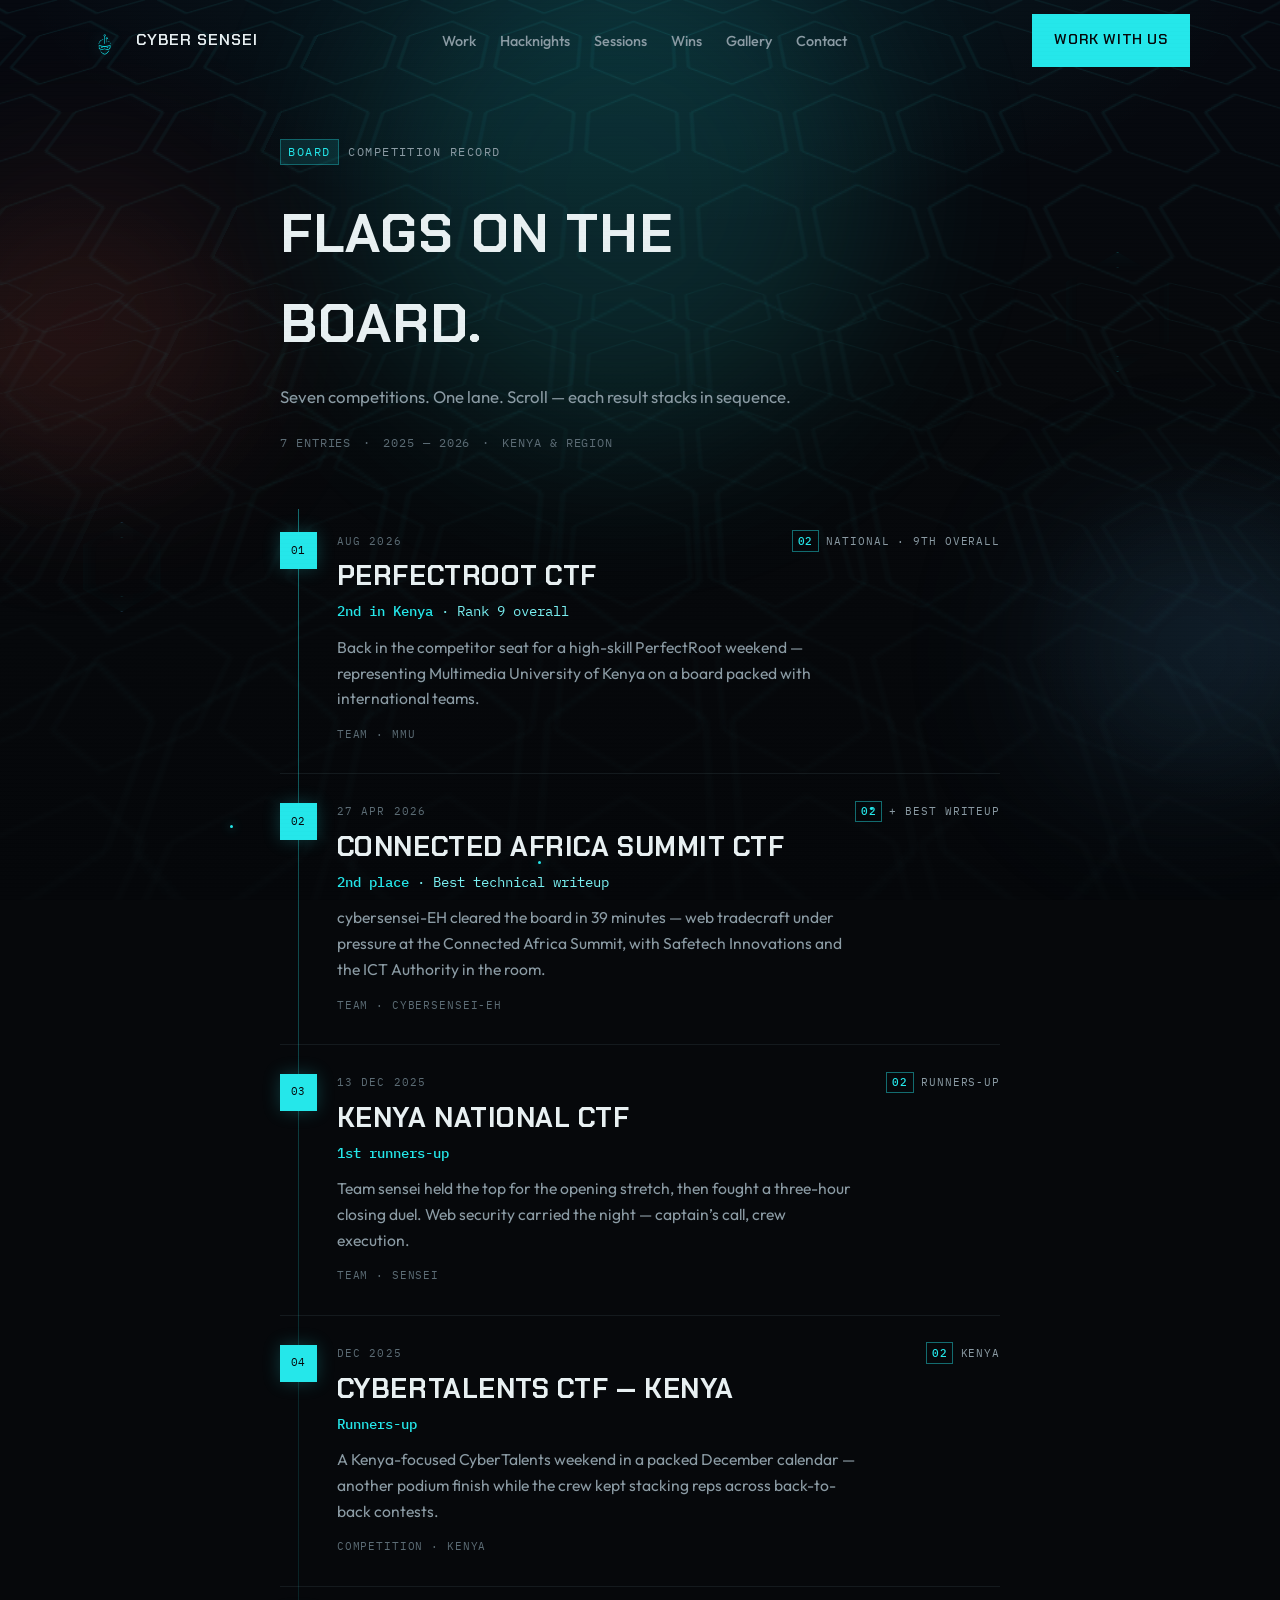
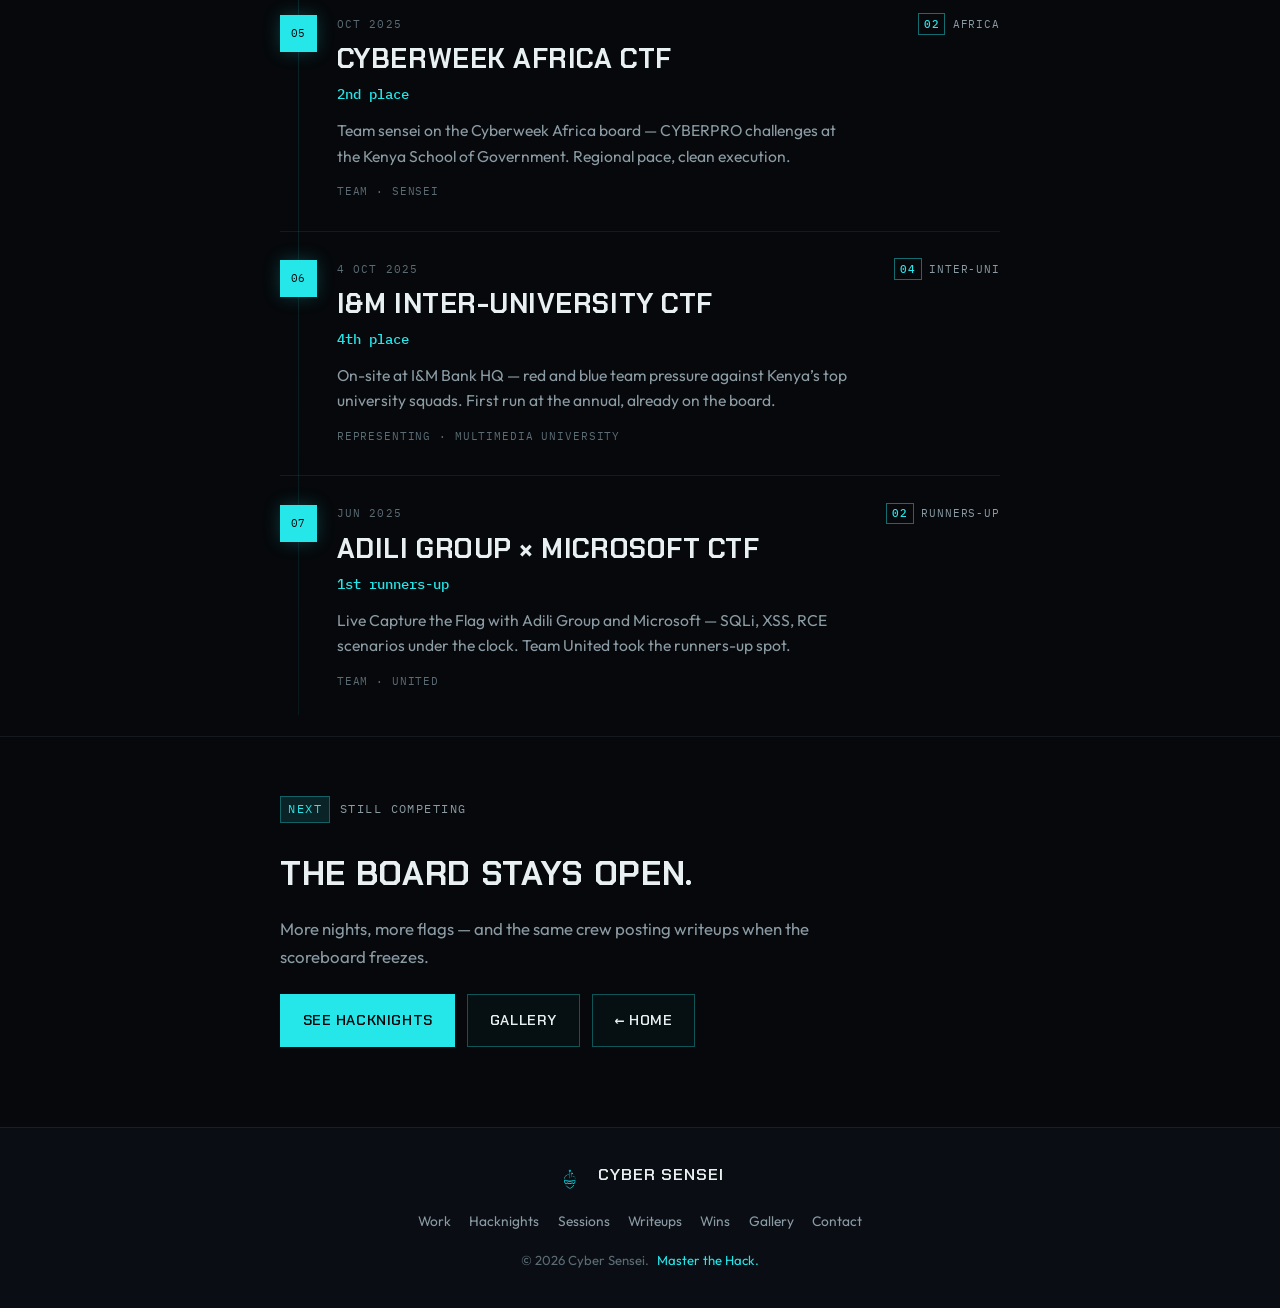
<file: wins.html>
<!DOCTYPE html>
<html lang="en">
<head>
  <meta charset="UTF-8">
  <meta name="viewport" content="width=device-width, initial-scale=1.0">
  <title>Wins | Cyber Sensei</title>
  <meta name="description" content="CTF and competition results from the Cyber Sensei crew — Connected Africa Summit, PerfectRoot, Kenya National CTF, and more.">
  <link rel="icon" type="image/svg+xml" href="assets/favicon.svg">
  <link rel="apple-touch-icon" href="assets/apple-touch-icon.png">
  <link rel="preconnect" href="https://fonts.googleapis.com">
  <link rel="preconnect" href="https://fonts.gstatic.com" crossorigin>
  <link href="https://fonts.googleapis.com/css2?family=Chakra+Petch:wght@500;600;700&family=IBM+Plex+Mono:wght@400;500&family=Outfit:wght@400;500;600;700&display=swap" rel="stylesheet">
  <link rel="stylesheet" href="css/styles.css?v=pages-1">
</head>
<body class="page-wins">

  <div class="scanlines" aria-hidden="true"></div>
  <div class="page-glow" aria-hidden="true"></div>
  <div class="atmosphere" aria-hidden="true">
    <div class="hex-mesh"></div>
    <div class="hex-mesh hex-mesh--soft"></div>
    <span class="glow-blob glow-blob--cyan"></span>
    <span class="glow-blob glow-blob--warm"></span>
    <span class="glow-blob glow-blob--steel"></span>
    <span class="hex-ring hex-ring--1"></span>
    <span class="hex-ring hex-ring--2"></span>
    <span class="spark spark--1"></span>
    <span class="spark spark--2"></span>
    <span class="spark spark--3"></span>
  </div>

  <header class="site-header" id="siteHeader">
    <div class="shell header-inner">
      <a href="index.html" class="brand">
        <img src="assets/logo-mark.png" alt="" class="brand-mark" width="40" height="40">
        <span class="brand-word">Cyber Sensei</span>
      </a>

      <nav class="main-nav" id="mainNav" aria-label="Primary">
        <ul>
          <li><a href="work.html">Work</a></li>
          <li><a href="hacknights.html">Hacknights</a></li>
          <li><a href="sessions.html">Sessions</a></li>
          <li><a href="wins.html" aria-current="page">Wins</a></li>
          <li><a href="gallery.html">Gallery</a></li>
          <li><a href="index.html#contact">Contact</a></li>
        </ul>
      </nav>

      <div class="header-actions">
        <a href="index.html#contact" class="btn btn-solid">Work With Us</a>
        <button class="nav-toggle" id="navToggle" aria-label="Open menu" aria-expanded="false">
          <span></span><span></span>
        </button>
      </div>
    </div>
  </header>

  <main>
    <section class="wins-hero">
      <div class="shell wins-shell">
        <p class="eyebrow"><span class="eyebrow-code">board</span> Competition record</p>
        <h1>Flags on the board.</h1>
        <p class="section-lede">
          Seven competitions. One lane. Scroll — each result stacks in sequence.
        </p>
        <p class="wins-hero-meta">
          <span>7 entries</span>
          <span aria-hidden="true">·</span>
          <span>2025 — 2026</span>
          <span aria-hidden="true">·</span>
          <span>Kenya &amp; region</span>
        </p>
      </div>
    </section>

    <section class="wins-lane" id="winsLane" aria-label="Competition results">
      <div class="shell wins-shell">

        <article class="win" data-win="1" data-reveal>
          <div class="win-index" aria-hidden="true">01</div>
          <div class="win-body">
            <div class="win-head">
              <p class="win-when">Aug 2026</p>
              <p class="win-place"><span>02</span> National · 9th overall</p>
            </div>
            <h2>PerfectRoot CTF</h2>
            <p class="win-result"><strong>2nd in Kenya</strong> · Rank 9 overall</p>
            <p class="win-blurb">
              Back in the competitor seat for a high-skill PerfectRoot weekend —
              representing Multimedia University of Kenya on a board packed with
              international teams.
            </p>
            <p class="win-team">Team · MMU</p>
          </div>
        </article>

        <article class="win" data-win="2" data-reveal>
          <div class="win-index" aria-hidden="true">02</div>
          <div class="win-body">
            <div class="win-head">
              <p class="win-when">27 Apr 2026</p>
              <p class="win-place"><span>02</span> + Best writeup</p>
            </div>
            <h2>Connected Africa Summit CTF</h2>
            <p class="win-result"><strong>2nd place</strong> · Best technical writeup</p>
            <p class="win-blurb">
              cybersensei-EH cleared the board in 39 minutes — web tradecraft under
              pressure at the Connected Africa Summit, with Safetech Innovations and
              the ICT Authority in the room.
            </p>
            <p class="win-team">Team · cybersensei-EH</p>
          </div>
        </article>

        <article class="win" data-win="3" data-reveal>
          <div class="win-index" aria-hidden="true">03</div>
          <div class="win-body">
            <div class="win-head">
              <p class="win-when">13 Dec 2025</p>
              <p class="win-place"><span>02</span> Runners-up</p>
            </div>
            <h2>Kenya National CTF</h2>
            <p class="win-result"><strong>1st runners-up</strong></p>
            <p class="win-blurb">
              Team sensei held the top for the opening stretch, then fought a
              three-hour closing duel. Web security carried the night — captain’s
              call, crew execution.
            </p>
            <p class="win-team">Team · sensei</p>
          </div>
        </article>

        <article class="win" data-win="4" data-reveal>
          <div class="win-index" aria-hidden="true">04</div>
          <div class="win-body">
            <div class="win-head">
              <p class="win-when">Dec 2025</p>
              <p class="win-place"><span>02</span> Kenya</p>
            </div>
            <h2>CyberTalents CTF — Kenya</h2>
            <p class="win-result"><strong>Runners-up</strong></p>
            <p class="win-blurb">
              A Kenya-focused CyberTalents weekend in a packed December calendar —
              another podium finish while the crew kept stacking reps across
              back-to-back contests.
            </p>
            <p class="win-team">Competition · Kenya</p>
          </div>
        </article>

        <article class="win" data-win="5" data-reveal>
          <div class="win-index" aria-hidden="true">05</div>
          <div class="win-body">
            <div class="win-head">
              <p class="win-when">Oct 2025</p>
              <p class="win-place"><span>02</span> Africa</p>
            </div>
            <h2>Cyberweek Africa CTF</h2>
            <p class="win-result"><strong>2nd place</strong></p>
            <p class="win-blurb">
              Team sensei on the Cyberweek Africa board — CYBERPRO challenges at
              the Kenya School of Government. Regional pace, clean execution.
            </p>
            <p class="win-team">Team · sensei</p>
          </div>
        </article>

        <article class="win" data-win="6" data-reveal>
          <div class="win-index" aria-hidden="true">06</div>
          <div class="win-body">
            <div class="win-head">
              <p class="win-when">4 Oct 2025</p>
              <p class="win-place"><span>04</span> Inter-uni</p>
            </div>
            <h2>I&amp;M Inter-University CTF</h2>
            <p class="win-result"><strong>4th place</strong></p>
            <p class="win-blurb">
              On-site at I&amp;M Bank HQ — red and blue team pressure against
              Kenya’s top university squads. First run at the annual, already on
              the board.
            </p>
            <p class="win-team">Representing · Multimedia University</p>
          </div>
        </article>

        <article class="win" data-win="7" data-reveal>
          <div class="win-index" aria-hidden="true">07</div>
          <div class="win-body">
            <div class="win-head">
              <p class="win-when">Jun 2025</p>
              <p class="win-place"><span>02</span> Runners-up</p>
            </div>
            <h2>Adili Group × Microsoft CTF</h2>
            <p class="win-result"><strong>1st runners-up</strong></p>
            <p class="win-blurb">
              Live Capture the Flag with Adili Group and Microsoft — SQLi, XSS,
              RCE scenarios under the clock. Team United took the runners-up spot.
            </p>
            <p class="win-team">Team · United</p>
          </div>
        </article>

      </div>
    </section>

    <section class="wins-close">
      <div class="shell wins-shell" data-reveal>
        <p class="eyebrow"><span class="eyebrow-code">next</span> Still competing</p>
        <h2>The board stays open.</h2>
        <p class="section-lede">
          More nights, more flags — and the same crew posting writeups when the
          scoreboard freezes.
        </p>
        <div class="wins-close-actions">
          <a href="index.html#hacknights" class="btn btn-solid">See Hacknights</a>
          <a href="gallery.html" class="btn btn-ghost">Gallery</a>
          <a href="index.html" class="btn btn-ghost">← Home</a>
        </div>
      </div>
    </section>
  </main>

  <footer class="site-footer">
    <div class="shell footer-inner">
      <a href="index.html" class="footer-brand">
        <img src="assets/logo-mark.png" alt="" width="36" height="36">
        <span>Cyber Sensei</span>
      </a>
            <nav class="footer-nav" aria-label="Footer">
        <a href="work.html">Work</a>
        <a href="hacknights.html">Hacknights</a>
        <a href="sessions.html">Sessions</a>
        <a href="writeups.html">Writeups</a>
        <a href="wins.html">Wins</a>
        <a href="gallery.html">Gallery</a>
        <a href="index.html#contact">Contact</a>
      </nav>
      <p class="footer-copy">
        © <span id="year"></span> Cyber Sensei.
        <span class="footer-tag">Master the Hack.</span>
      </p>
    </div>
  </footer>

  <button class="to-top" id="toTop" aria-label="Back to top">↑</button>
  <script src="js/script.js?v=pages-1"></script>
</body>
</html>
</file>
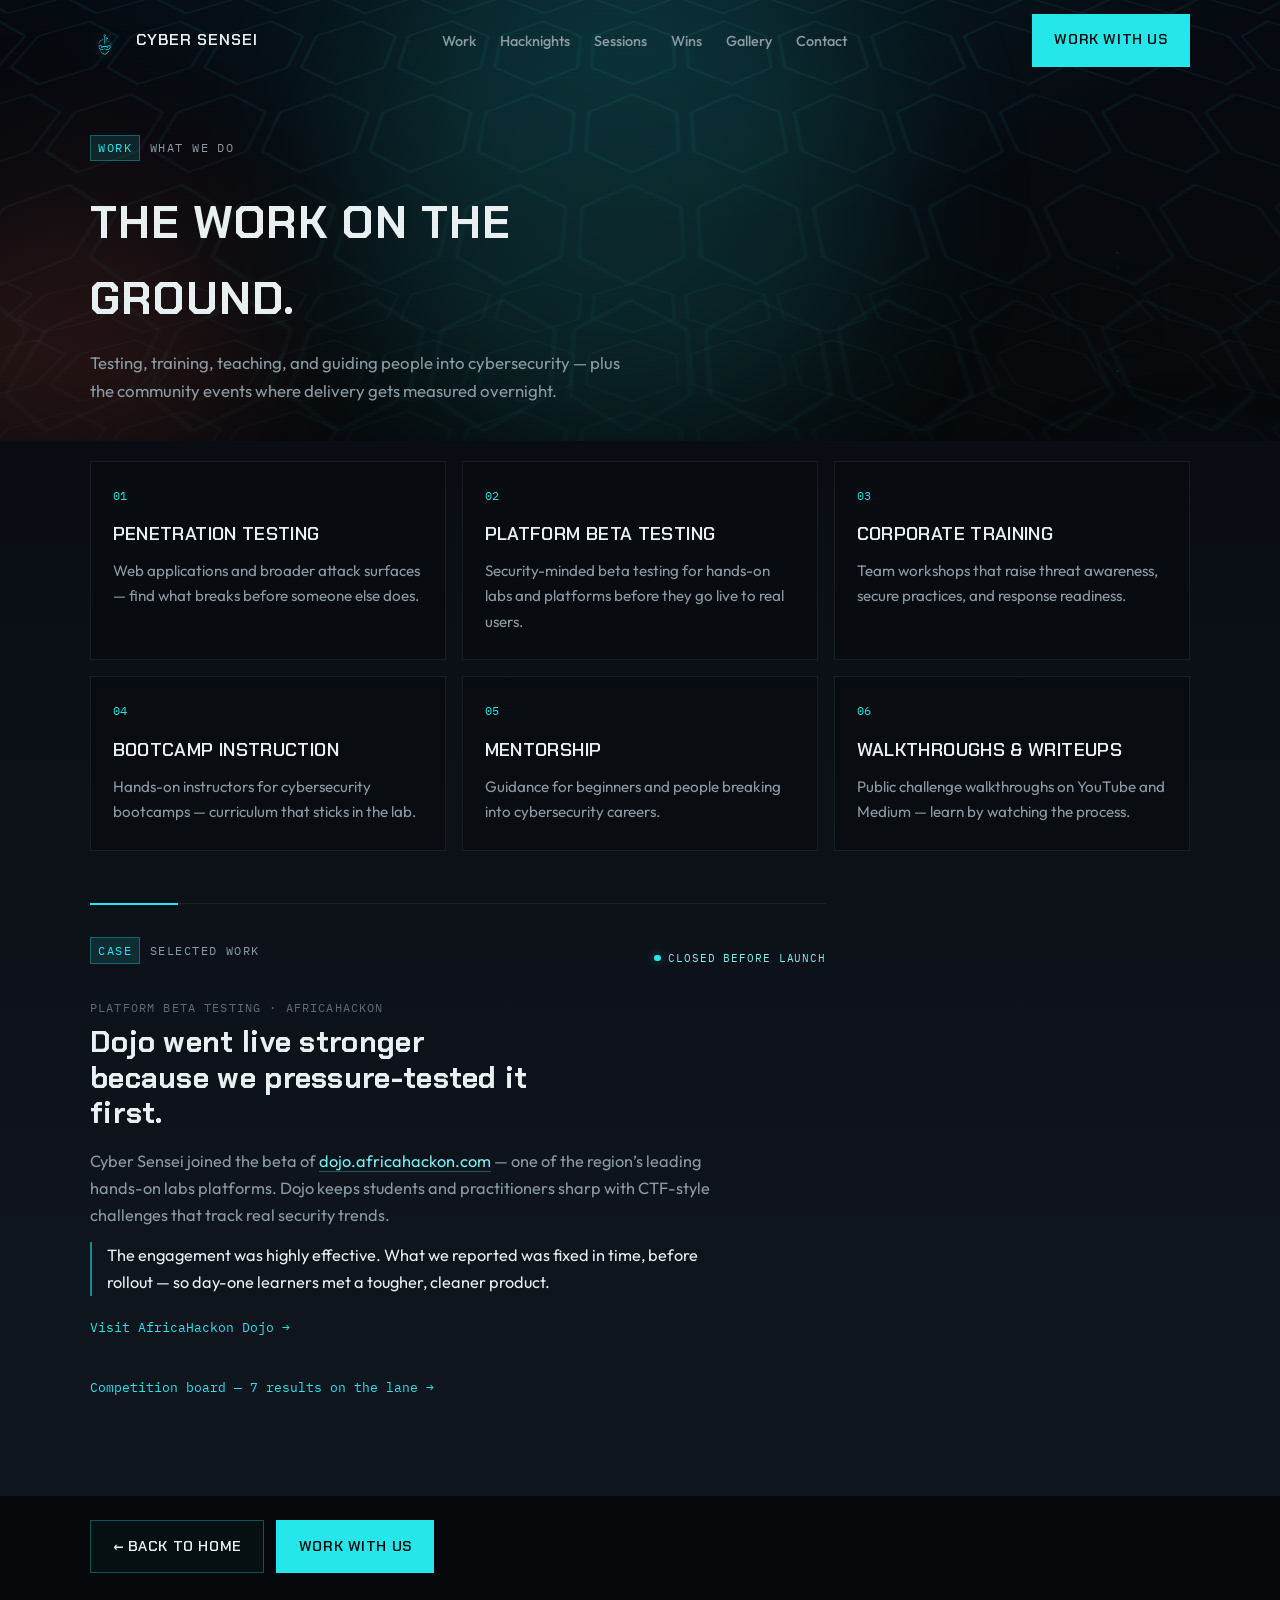
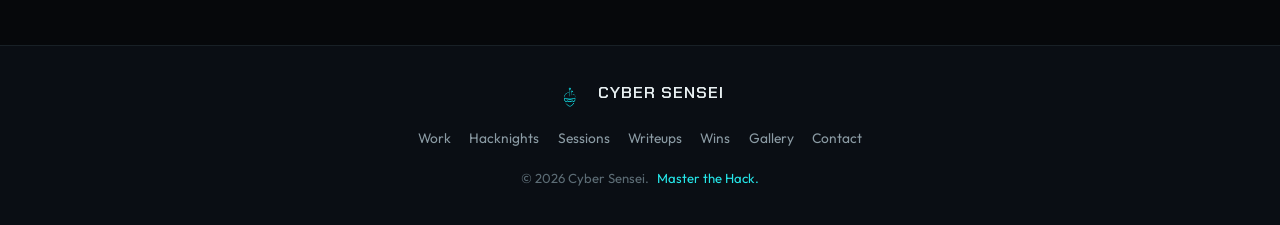
<file: work.html>
<!DOCTYPE html>
<html lang="en">
<head>
  <meta charset="UTF-8">
  <meta name="viewport" content="width=device-width, initial-scale=1.0">
  <title>Work | Cyber Sensei</title>
  <meta name="description" content="Penetration testing, platform beta testing, training, mentorship, and selected engagements like AfricaHackon Dojo.">
  <meta property="og:title" content="Work | Cyber Sensei">
  <meta property="og:description" content="Penetration testing, platform beta testing, training, mentorship, and selected engagements like AfricaHackon Dojo.">
  <meta property="og:image" content="assets/og-cover.png">
  <meta property="og:type" content="website">
  <meta name="twitter:card" content="summary_large_image">
  <meta name="twitter:title" content="Work | Cyber Sensei">
  <meta name="twitter:description" content="Penetration testing, platform beta testing, training, mentorship, and selected engagements like AfricaHackon Dojo.">
  <meta name="twitter:image" content="assets/og-cover.png">
  <link rel="icon" type="image/svg+xml" href="assets/favicon.svg">
  <link rel="apple-touch-icon" href="assets/apple-touch-icon.png">
  <link rel="preconnect" href="https://fonts.googleapis.com">
  <link rel="preconnect" href="https://fonts.gstatic.com" crossorigin>
  <link href="https://fonts.googleapis.com/css2?family=Chakra+Petch:wght@500;600;700&family=IBM+Plex+Mono:wght@400;500&family=Outfit:wght@400;500;600;700&display=swap" rel="stylesheet">
  <link rel="stylesheet" href="css/styles.css?v=pages-1">
</head>
<body class="page-inner">
  <div class="scanlines" aria-hidden="true"></div>
  <div class="page-glow" aria-hidden="true"></div>
  <div class="atmosphere" aria-hidden="true">
    <div class="hex-mesh"></div>
    <div class="hex-mesh hex-mesh--soft"></div>
    <span class="glow-blob glow-blob--cyan"></span>
    <span class="glow-blob glow-blob--warm"></span>
    <span class="glow-blob glow-blob--steel"></span>
    <span class="hex-ring hex-ring--1"></span>
    <span class="hex-ring hex-ring--2"></span>
    <span class="spark spark--1"></span>
    <span class="spark spark--2"></span>
    <span class="spark spark--3"></span>
  </div>
  <header class="site-header" id="siteHeader">
    <div class="shell header-inner">
      <a href="index.html" class="brand">
        <img src="assets/logo-mark.png" alt="" class="brand-mark" width="40" height="40">
        <span class="brand-word">Cyber Sensei</span>
      </a>

      <nav class="main-nav" id="mainNav" aria-label="Primary">
        <ul>
          <li><a href="work.html" aria-current="page">Work</a></li>
          <li><a href="hacknights.html">Hacknights</a></li>
          <li><a href="sessions.html">Sessions</a></li>
          <li><a href="wins.html">Wins</a></li>
          <li><a href="gallery.html">Gallery</a></li>
          <li><a href="index.html#contact">Contact</a></li>
        </ul>
      </nav>

      <div class="header-actions">
        <a href="index.html#contact" class="btn btn-solid">Work With Us</a>
        <button class="nav-toggle" id="navToggle" aria-label="Open menu" aria-expanded="false">
          <span></span><span></span>
        </button>
      </div>
    </div>
  </header>

  <main>
    <section class="page-hero">
      <div class="shell">
        <p class="eyebrow"><span class="eyebrow-code">work</span> What we do</p>
        <h1>The work on the ground.</h1>
        <p class="section-lede">Testing, training, teaching, and guiding people into cybersecurity — plus the community events where delivery gets measured overnight.</p>
      </div>
    </section>
    <!-- WHAT WE DO -->
    <section class="work" id="work">
      <div class="shell">
<div class="work-grid">
          <article class="work-item" data-reveal>
            <span class="work-index">01</span>
            <h3>Penetration testing</h3>
            <p>Web applications and broader attack surfaces — find what breaks before someone else does.</p>
          </article>
          <article class="work-item" data-reveal>
            <span class="work-index">02</span>
            <h3>Platform beta testing</h3>
            <p>Security-minded beta testing for hands-on labs and platforms before they go live to real users.</p>
          </article>
          <article class="work-item" data-reveal>
            <span class="work-index">03</span>
            <h3>Corporate training</h3>
            <p>Team workshops that raise threat awareness, secure practices, and response readiness.</p>
          </article>
          <article class="work-item" data-reveal>
            <span class="work-index">04</span>
            <h3>Bootcamp instruction</h3>
            <p>Hands-on instructors for cybersecurity bootcamps — curriculum that sticks in the lab.</p>
          </article>
          <article class="work-item" data-reveal>
            <span class="work-index">05</span>
            <h3>Mentorship</h3>
            <p>Guidance for beginners and people breaking into cybersecurity careers.</p>
          </article>
          <article class="work-item" data-reveal>
            <span class="work-index">06</span>
            <h3>Walkthroughs &amp; writeups</h3>
            <p>Public challenge walkthroughs on YouTube and Medium — learn by watching the process.</p>
          </article>
        </div>

        <aside class="work-proof" data-reveal aria-labelledby="work-proof-title">
          <div class="work-proof-top">
            <p class="eyebrow"><span class="eyebrow-code">case</span> Selected work</p>
            <p class="work-proof-status">
              <span class="work-proof-dot" aria-hidden="true"></span>
              Closed before launch
            </p>
          </div>

          <p class="work-proof-kicker">Platform beta testing · AfricaHackon</p>
          <h3 id="work-proof-title">Dojo went live stronger because we pressure-tested it first.</h3>

          <div class="work-proof-body">
            <p>
              Cyber Sensei joined the beta of
              <a href="https://dojo.africahackon.com" target="_blank" rel="noopener noreferrer">dojo.africahackon.com</a>
              — one of the region’s leading hands-on labs platforms. Dojo keeps
              students and practitioners sharp with CTF-style challenges that track
              real security trends.
            </p>
            <p class="work-proof-outcome">
              The engagement was highly effective. What we reported was fixed in time,
              before rollout — so day-one learners met a tougher, cleaner product.
            </p>
          </div>

          <a
            class="text-link"
            href="https://dojo.africahackon.com"
            target="_blank"
            rel="noopener noreferrer"
          >Visit AfricaHackon Dojo →</a>
        </aside>

        <p class="work-wins-jump" data-reveal>
          <a class="text-link" href="wins.html">Competition board — 7 results on the lane →</a>
        </p>
      </div>
    </section>

    <section class="page-back">
      <div class="shell">
        <a href="index.html" class="btn btn-ghost">← Back to home</a>
        <a href="index.html#contact" class="btn btn-solid">Work With Us</a>
      </div>
    </section>
  </main>

  <footer class="site-footer">
    <div class="shell footer-inner">
      <a href="index.html" class="footer-brand">
        <img src="assets/logo-mark.png" alt="" width="36" height="36">
        <span>Cyber Sensei</span>
      </a>
      <nav class="footer-nav" aria-label="Footer">
        <a href="work.html">Work</a>
        <a href="hacknights.html">Hacknights</a>
        <a href="sessions.html">Sessions</a>
        <a href="writeups.html">Writeups</a>
        <a href="wins.html">Wins</a>
        <a href="gallery.html">Gallery</a>
        <a href="index.html#contact">Contact</a>
      </nav>
      <p class="footer-copy">
        © <span id="year"></span> Cyber Sensei.
        <span class="footer-tag">Master the Hack.</span>
      </p>
    </div>
  </footer>

  <button class="to-top" id="toTop" aria-label="Back to top">↑</button>
  <script src="js/script.js?v=pages-1"></script>
</body>
</html>
</file>
<file: css/styles.css>
/* Cyber Sensei — Redesign v2
   Brand cyan from logo. Cleaner atmosphere. Compact founders.
   ============================================================ */

:root {
  --ink: #06080b;
  --ink-2: #0a0e14;
  --ink-3: #10161f;
  --ink-4: #161e29;
  --line: rgba(170, 210, 220, 0.09);
  --line-strong: rgba(37, 231, 234, 0.32);

  --cyan: #25e7ea;
  --cyan-soft: #7af0f2;
  --cyan-dim: rgba(37, 231, 234, 0.12);
  --cyan-glow: rgba(37, 231, 234, 0.4);

  --signal: #e85a4a;
  --signal-dim: rgba(232, 90, 74, 0.1);
  --steel: #4a9fd8;
  --steel-dim: rgba(74, 159, 216, 0.1);

  --text: #e8f0f2;
  --muted: #8b9ba4;
  --faint: #5c6c75;

  --shell: 1100px;
  --ease: cubic-bezier(0.22, 0.85, 0.28, 1);

  --font-display: "Chakra Petch", sans-serif;
  --font-body: "Outfit", sans-serif;
  --font-mono: "IBM Plex Mono", monospace;
}

*, *::before, *::after { box-sizing: border-box; }
html { scroll-behavior: smooth; }
body, h1, h2, h3, h4, p, ul, ol, figure { margin: 0; }
ul, ol { padding: 0; list-style: none; }
a { color: inherit; text-decoration: none; }
img { max-width: 100%; display: block; }
button, input, textarea, select { font: inherit; color: inherit; }
button { cursor: pointer; border: 0; background: none; }

body {
  background: var(--ink);
  color: var(--text);
  font-family: var(--font-body);
  font-size: 1.05rem;
  line-height: 1.65;
  -webkit-font-smoothing: antialiased;
  overflow-x: hidden;
}

::selection {
  background: var(--cyan);
  color: var(--ink);
}

.shell {
  width: min(100% - 2.5rem, var(--shell));
  margin-inline: auto;
}

.mono {
  font-family: var(--font-mono);
  font-size: 0.85em;
  color: var(--cyan);
}

/* Fixed overlays */
.scanlines {
  pointer-events: none;
  position: fixed;
  inset: 0;
  z-index: 1000;
  opacity: 0.03;
  background: repeating-linear-gradient(
    to bottom,
    transparent 0,
    transparent 3px,
    rgba(0, 0, 0, 0.4) 4px
  );
}

.page-glow {
  pointer-events: none;
  position: fixed;
  inset: 0;
  z-index: -2;
  background:
    radial-gradient(ellipse 90% 55% at 50% -5%, rgba(37, 231, 234, 0.09), transparent 55%),
    radial-gradient(ellipse 45% 35% at 0% 40%, rgba(232, 90, 74, 0.06), transparent 55%),
    radial-gradient(ellipse 40% 40% at 100% 70%, rgba(74, 159, 216, 0.07), transparent 50%),
    linear-gradient(180deg, #060910 0%, #07090c 40%, #05070a 100%);
}

/* Atmosphere inspired by summit / savanna / cyberpro energy —
   hex terrain, dual glows, floating rings — in Cyber Sensei cyan */
.atmosphere {
  pointer-events: none;
  position: fixed;
  inset: 0;
  z-index: -1;
  overflow: hidden;
}

.hex-mesh {
  position: absolute;
  inset: -10% -5% auto;
  height: 72vh;
  opacity: 0.28;
  background-image: url("data:image/svg+xml,%3Csvg xmlns='http://www.w3.org/2000/svg' width='56' height='64' viewBox='0 0 56 64'%3E%3Cpath fill='none' stroke='%2325e7ea' stroke-opacity='0.45' stroke-width='1' d='M28 2 L52 16 V44 L28 58 L4 44 V16 Z'/%3E%3C/svg%3E");
  background-size: 56px 64px;
  transform: perspective(900px) rotateX(58deg) scale(1.35);
  transform-origin: center top;
  mask-image: linear-gradient(to bottom, black 10%, transparent 85%);
  -webkit-mask-image: linear-gradient(to bottom, black 10%, transparent 85%);
  animation: mesh-pulse 14s ease-in-out infinite;
}

.hex-mesh--soft {
  opacity: 0.12;
  top: 28%;
  height: 55vh;
  transform: perspective(900px) rotateX(62deg) scale(1.5) translateY(8%);
  animation-duration: 20s;
  animation-delay: -4s;
  filter: blur(0.4px);
}

@keyframes mesh-pulse {
  0%, 100% { opacity: 0.22; }
  50% { opacity: 0.34; }
}

.glow-blob {
  position: absolute;
  border-radius: 50%;
  filter: blur(90px);
  animation: blob-drift 24s ease-in-out infinite;
}

.glow-blob--cyan {
  width: min(48vw, 520px);
  height: min(48vw, 520px);
  background: #25e7ea;
  top: -8%;
  left: 28%;
  opacity: 0.14;
}

.glow-blob--warm {
  width: 320px;
  height: 320px;
  background: #e85a4a;
  top: 18%;
  left: -6%;
  opacity: 0.1;
  animation-duration: 28s;
  animation-delay: -6s;
}

.glow-blob--steel {
  width: 280px;
  height: 280px;
  background: #4a9fd8;
  bottom: 12%;
  right: -4%;
  opacity: 0.12;
  animation-duration: 26s;
  animation-delay: -11s;
}

@keyframes blob-drift {
  0%, 100% { transform: translate(0, 0) scale(1); }
  50% { transform: translate(18px, -28px) scale(1.08); }
}

.hex-ring {
  position: absolute;
  width: 160px;
  height: 160px;
  border: 1px solid rgba(37, 231, 234, 0.22);
  clip-path: polygon(50% 0%, 93% 25%, 93% 75%, 50% 100%, 7% 75%, 7% 25%);
  background: transparent;
  box-shadow: inset 0 0 24px rgba(37, 231, 234, 0.06);
  animation: ring-float 18s ease-in-out infinite;
}

.hex-ring::after {
  content: "";
  position: absolute;
  inset: 14px;
  clip-path: polygon(50% 0%, 93% 25%, 93% 75%, 50% 100%, 7% 75%, 7% 25%);
  border: 1px solid rgba(37, 231, 234, 0.12);
}

.hex-ring--1 { top: 28%; right: 8%; width: 120px; height: 120px; }
.hex-ring--2 { top: 58%; left: 6%; width: 90px; height: 90px; animation-delay: -5s; animation-duration: 22s; border-color: rgba(74, 159, 216, 0.25); }
.hex-ring--3 { bottom: 18%; right: 22%; width: 70px; height: 70px; animation-delay: -9s; opacity: 0.7; }

@keyframes ring-float {
  0%, 100% { transform: translateY(0) rotate(0deg); opacity: 0.55; }
  50% { transform: translateY(-22px) rotate(8deg); opacity: 0.9; }
}

.spark {
  position: absolute;
  width: 3px;
  height: 3px;
  border-radius: 50%;
  background: #25e7ea;
  box-shadow: 0 0 10px rgba(37, 231, 234, 0.8);
  animation: spark-rise 12s linear infinite;
}

.spark--1 { left: 18%; bottom: 8%; animation-delay: 0s; }
.spark--2 { left: 42%; bottom: 4%; animation-delay: -3s; animation-duration: 15s; }
.spark--3 { left: 68%; bottom: 10%; animation-delay: -7s; animation-duration: 13s; }
.spark--4 { left: 85%; bottom: 6%; animation-delay: -10s; animation-duration: 16s; }

@keyframes spark-rise {
  0% { transform: translateY(0) scale(1); opacity: 0; }
  15% { opacity: 0.9; }
  100% { transform: translateY(-70vh) scale(0.4); opacity: 0; }
}

/* legacy aliases if any remain */
.float-field { display: none; }

/* ---------- Header ---------- */
.site-header {
  position: fixed;
  inset: 0 0 auto;
  z-index: 100;
  padding: 0.85rem 0;
  transition: background 0.3s var(--ease), border-color 0.3s, backdrop-filter 0.3s;
  border-bottom: 1px solid transparent;
}

.site-header.is-scrolled {
  background: rgba(6, 8, 11, 0.88);
  backdrop-filter: blur(16px);
  border-bottom-color: var(--line);
}

.header-inner {
  display: flex;
  align-items: center;
  justify-content: space-between;
  gap: 1.5rem;
}

.brand {
  display: inline-flex;
  align-items: center;
  gap: 0.65rem;
}

.brand-mark {
  width: 36px;
  height: 36px;
  object-fit: contain;
  filter: drop-shadow(0 0 8px rgba(37, 231, 234, 0.35));
}

.brand-word {
  font-family: var(--font-display);
  font-weight: 600;
  font-size: 1rem;
  letter-spacing: 0.06em;
  text-transform: uppercase;
}

.main-nav ul {
  display: flex;
  gap: 1.5rem;
}

.main-nav a {
  font-size: 0.9rem;
  font-weight: 500;
  color: var(--muted);
  transition: color 0.2s;
}

.main-nav a:hover { color: var(--text); }

.header-actions {
  display: flex;
  align-items: center;
  gap: 0.75rem;
}

.nav-toggle {
  display: none;
  width: 42px;
  height: 42px;
  flex-direction: column;
  justify-content: center;
  align-items: center;
  gap: 6px;
}

.nav-toggle span {
  display: block;
  width: 22px;
  height: 2px;
  background: var(--text);
  transition: transform 0.25s var(--ease);
}

.nav-toggle[aria-expanded="true"] span:first-child {
  transform: translateY(4px) rotate(45deg);
}
.nav-toggle[aria-expanded="true"] span:last-child {
  transform: translateY(-4px) rotate(-45deg);
}

/* ---------- Buttons ---------- */
.btn {
  display: inline-flex;
  align-items: center;
  justify-content: center;
  gap: 0.5rem;
  padding: 0.85rem 1.35rem;
  font-family: var(--font-display);
  font-weight: 600;
  font-size: 0.9rem;
  letter-spacing: 0.04em;
  text-transform: uppercase;
  border: 1px solid transparent;
  transition: transform 0.2s var(--ease), background 0.2s, border-color 0.2s, box-shadow 0.2s;
}

.btn:hover { transform: translateY(-1px); }
.btn:active { transform: translateY(0); }

.btn-solid {
  background: var(--cyan);
  color: var(--ink);
}

.btn-solid:hover {
  box-shadow: 0 0 32px -6px var(--cyan-glow);
}

.btn-ghost {
  border-color: var(--line-strong);
  color: var(--text);
  background: rgba(37, 231, 234, 0.03);
}

.btn-ghost:hover {
  background: var(--cyan-dim);
  border-color: var(--cyan);
}

.btn-block { width: 100%; }

.text-link {
  display: inline-block;
  margin-top: 0.55rem;
  font-family: var(--font-mono);
  font-size: 0.84rem;
  color: var(--cyan);
  border-bottom: 1px solid transparent;
  transition: border-color 0.2s;
}

.text-link:hover { border-bottom-color: var(--cyan); }

/* ---------- Hero ---------- */
.hero {
  position: relative;
  min-height: 100svh;
  display: grid;
  place-items: center;
  padding: 7rem 0 5rem;
  overflow: hidden;
  background:
    linear-gradient(180deg, rgba(6, 8, 11, 0.2) 0%, var(--ink) 100%);
}

.hero-atmosphere {
  position: absolute;
  inset: 0;
  pointer-events: none;
}

.hero-mesh {
  position: absolute;
  inset: -20%;
  background:
    radial-gradient(circle at 30% 40%, rgba(37, 231, 234, 0.08), transparent 35%),
    radial-gradient(circle at 70% 55%, rgba(74, 159, 216, 0.06), transparent 30%),
    radial-gradient(circle at 50% 20%, rgba(37, 231, 234, 0.05), transparent 40%);
  animation: mesh-shift 18s ease-in-out infinite alternate;
}

@keyframes mesh-shift {
  from { transform: translate(0, 0) scale(1); }
  to { transform: translate(-2%, 3%) scale(1.05); }
}

.hero-grid {
  position: absolute;
  inset: 0;
  background-image:
    linear-gradient(rgba(37, 231, 234, 0.045) 1px, transparent 1px),
    linear-gradient(90deg, rgba(37, 231, 234, 0.045) 1px, transparent 1px);
  background-size: 64px 64px;
  mask-image: radial-gradient(ellipse 65% 55% at 50% 42%, black 15%, transparent 72%);
  animation: grid-drift 32s linear infinite;
}

@keyframes grid-drift {
  from { background-position: 0 0; }
  to { background-position: 64px 64px; }
}

.hero-orb {
  position: absolute;
  border-radius: 50%;
  filter: blur(90px);
}

.hero-orb--cyan {
  width: min(46vw, 480px);
  height: min(46vw, 480px);
  background: var(--cyan);
  top: 6%;
  left: 50%;
  opacity: 0.14;
  animation: orb-breathe 9s ease-in-out infinite;
}

.hero-orb--red {
  width: 240px;
  height: 240px;
  background: var(--signal);
  bottom: 14%;
  left: 6%;
  opacity: 0.1;
  animation: orb-float 11s ease-in-out infinite 1s;
}

.hero-orb--blue {
  width: 220px;
  height: 220px;
  background: var(--steel);
  bottom: 20%;
  right: 8%;
  opacity: 0.12;
  animation: orb-float 10s ease-in-out infinite 2s;
}

.hero-ring {
  position: absolute;
  top: 42%;
  left: 50%;
  width: min(70vw, 560px);
  height: min(70vw, 560px);
  transform: translate(-50%, -50%);
  border: 1px solid rgba(37, 231, 234, 0.08);
  border-radius: 50%;
  animation: ring-pulse 6s ease-in-out infinite;
}

@keyframes orb-breathe {
  0%, 100% { transform: translateX(-50%) scale(1); opacity: 0.12; }
  50% { transform: translateX(-50%) scale(1.1); opacity: 0.2; }
}

@keyframes orb-float {
  0%, 100% { transform: translateY(0); }
  50% { transform: translateY(-16px); }
}

@keyframes ring-pulse {
  0%, 100% { opacity: 0.4; transform: translate(-50%, -50%) scale(1); }
  50% { opacity: 0.8; transform: translate(-50%, -50%) scale(1.04); }
}

.hero-stage {
  position: relative;
  z-index: 1;
  text-align: center;
  display: flex;
  flex-direction: column;
  align-items: center;
  gap: 1.25rem;
  max-width: 720px;
}

.hero-logo {
  width: min(72vw, 380px);
  height: auto;
  filter: drop-shadow(0 0 48px rgba(37, 231, 234, 0.28));
  animation: logo-in 1s var(--ease) both;
}

@keyframes logo-in {
  from { opacity: 0; transform: translateY(14px) scale(0.97); }
  to { opacity: 1; transform: translateY(0) scale(1); }
}

.hero-headline {
  font-family: var(--font-display);
  font-weight: 700;
  font-size: clamp(1.9rem, 5.2vw, 3.2rem);
  line-height: 1.12;
  letter-spacing: 0.01em;
  text-transform: uppercase;
  animation: fade-up 0.85s var(--ease) 0.12s both;
}

.hero-headline em {
  font-style: normal;
  color: var(--cyan);
  text-shadow: 0 0 40px rgba(37, 231, 234, 0.25);
}

.hero-lede {
  max-width: 32rem;
  color: var(--muted);
  font-size: 1.06rem;
  animation: fade-up 0.85s var(--ease) 0.24s both;
}

.hero-cta {
  display: flex;
  flex-wrap: wrap;
  gap: 0.8rem;
  justify-content: center;
  margin-top: 0.35rem;
  animation: fade-up 0.85s var(--ease) 0.36s both;
}

@keyframes fade-up {
  from { opacity: 0; transform: translateY(14px); }
  to { opacity: 1; transform: translateY(0); }
}

.scroll-hint {
  position: absolute;
  bottom: 1.6rem;
  left: 50%;
  transform: translateX(-50%);
  width: 22px;
  height: 36px;
  display: grid;
  place-items: start center;
  padding-top: 6px;
  border: 1px solid var(--line-strong);
  border-radius: 999px;
  opacity: 0.65;
}

.scroll-hint-line {
  width: 2px;
  height: 8px;
  background: var(--cyan);
  animation: scroll-pulse 1.6s ease-in-out infinite;
}

@keyframes scroll-pulse {
  0% { transform: translateY(0); opacity: 1; }
  100% { transform: translateY(12px); opacity: 0; }
}

/* ---------- Ticker ---------- */
.ticker {
  border-block: 1px solid var(--line);
  background: linear-gradient(90deg, var(--ink-2), var(--ink-3), var(--ink-2));
  overflow: hidden;
  padding: 0.8rem 0;
}

.ticker-track {
  display: flex;
  align-items: center;
  gap: 1.4rem;
  width: max-content;
  font-family: var(--font-display);
  font-size: 0.78rem;
  font-weight: 600;
  letter-spacing: 0.12em;
  text-transform: uppercase;
  color: var(--muted);
  animation: ticker 42s linear infinite;
}

.ticker-track i {
  display: inline-block;
  width: 5px;
  height: 5px;
  background: var(--cyan);
  border-radius: 50%;
  box-shadow: 0 0 8px var(--cyan-glow);
}

@keyframes ticker {
  from { transform: translateX(0); }
  to { transform: translateX(-50%); }
}

/* ---------- Shared ---------- */
.eyebrow {
  display: inline-flex;
  align-items: center;
  gap: 0.6rem;
  font-family: var(--font-mono);
  font-size: 0.76rem;
  letter-spacing: 0.12em;
  text-transform: uppercase;
  color: var(--muted);
  margin-bottom: 0.95rem;
}

.eyebrow-code {
  color: var(--cyan);
  padding: 0.15rem 0.45rem;
  border: 1px solid var(--line-strong);
  background: var(--cyan-dim);
}

.section-head {
  max-width: 38rem;
  margin-bottom: 2.75rem;
}

.section-head--center {
  margin-inline: auto;
  text-align: center;
}

.section-head h2,
.about-intro h2,
.why-intro h2,
.contact-copy h2 {
  font-family: var(--font-display);
  font-weight: 700;
  font-size: clamp(1.7rem, 3.4vw, 2.45rem);
  line-height: 1.15;
  letter-spacing: 0.01em;
  text-transform: uppercase;
}

.section-lede {
  margin-top: 0.85rem;
  color: var(--muted);
  max-width: 34rem;
}

.section-head--center .section-lede {
  margin-inline: auto;
}

/* ---------- About ---------- */
.about {
  padding: 6rem 0;
  background:
    radial-gradient(ellipse 55% 45% at 0% 40%, rgba(37, 231, 234, 0.05), transparent 55%),
    var(--ink);
}

.about-layout {
  display: grid;
  grid-template-columns: 1fr 1.1fr;
  gap: 3.25rem;
  align-items: start;
}

.about-body p {
  color: var(--muted);
  margin-bottom: 1rem;
}

.about-pills {
  display: flex;
  flex-wrap: wrap;
  gap: 0.55rem;
  margin-top: 1.5rem;
  padding-top: 1.5rem;
  border-top: 1px solid var(--line);
}

.about-pills li {
  font-family: var(--font-mono);
  font-size: 0.72rem;
  letter-spacing: 0.06em;
  text-transform: uppercase;
  color: var(--cyan-soft);
  padding: 0.4rem 0.7rem;
  border: 1px solid var(--line-strong);
  background: var(--cyan-dim);
}

/* ---------- Work grid ---------- */
.work {
  padding: 6rem 0;
  background:
    linear-gradient(180deg, var(--ink-2) 0%, var(--ink-3) 100%);
  border-block: 1px solid var(--line);
}

.work-grid {
  display: grid;
  grid-template-columns: repeat(3, 1fr);
  gap: 1rem;
}

.work-item {
  padding: 1.5rem 1.35rem 1.6rem;
  border: 1px solid var(--line);
  background: rgba(6, 8, 11, 0.45);
  position: relative;
  transition: border-color 0.25s, transform 0.25s var(--ease), background 0.25s;
}

.work-item::after {
  content: "";
  position: absolute;
  inset: 0 auto 0 0;
  width: 2px;
  background: linear-gradient(180deg, var(--cyan), transparent);
  opacity: 0;
  transition: opacity 0.25s;
}

.work-item:hover {
  transform: translateY(-3px);
  border-color: var(--line-strong);
  background: var(--ink-4);
}

.work-item:hover::after { opacity: 1; }

.work-index {
  font-family: var(--font-mono);
  font-size: 0.75rem;
  color: var(--cyan);
  display: block;
  margin-bottom: 0.85rem;
}

.work-item h3 {
  font-family: var(--font-display);
  font-size: 1.15rem;
  font-weight: 600;
  letter-spacing: 0.02em;
  text-transform: uppercase;
  margin-bottom: 0.55rem;
}

.work-item p {
  color: var(--muted);
  font-size: 0.95rem;
}

/* Featured engagement under services — editorial strip, not a card */
.work-proof {
  margin-top: 3.25rem;
  padding-top: 2.1rem;
  border-top: 1px solid var(--line);
  position: relative;
  max-width: 46rem;
}

.work-proof::before {
  content: "";
  position: absolute;
  top: -1px;
  left: 0;
  width: 5.5rem;
  height: 2px;
  background: var(--cyan);
}

.work-proof-top {
  display: flex;
  flex-wrap: wrap;
  align-items: center;
  justify-content: space-between;
  gap: 0.65rem 1.25rem;
  margin-bottom: 1.15rem;
}

.work-proof-status {
  display: inline-flex;
  align-items: center;
  gap: 0.45rem;
  font-family: var(--font-mono);
  font-size: 0.7rem;
  letter-spacing: 0.08em;
  text-transform: uppercase;
  color: var(--cyan-soft);
}

.work-proof-dot {
  width: 0.42rem;
  height: 0.42rem;
  border-radius: 50%;
  background: var(--cyan);
  box-shadow: 0 0 10px var(--cyan-glow);
  flex-shrink: 0;
}

.work-proof-kicker {
  font-family: var(--font-mono);
  font-size: 0.72rem;
  letter-spacing: 0.1em;
  text-transform: uppercase;
  color: var(--faint);
  margin-bottom: 0.55rem;
}

.work-proof h3 {
  font-family: var(--font-display);
  font-weight: 700;
  font-size: clamp(1.35rem, 2.8vw, 1.85rem);
  letter-spacing: 0.01em;
  line-height: 1.2;
  text-transform: none;
  margin-bottom: 1rem;
  max-width: 22ch;
}

.work-proof-body {
  display: grid;
  gap: 0.85rem;
  max-width: 40rem;
}

.work-proof-body p {
  color: var(--muted);
  font-size: 1.02rem;
  line-height: 1.65;
}

.work-proof-body a {
  color: var(--cyan-soft);
  border-bottom: 1px solid rgba(37, 231, 234, 0.35);
  transition: color 0.2s, border-color 0.2s;
}

.work-proof-body a:hover {
  color: var(--cyan);
  border-bottom-color: var(--cyan);
}

.work-proof-outcome {
  color: var(--text) !important;
  padding-left: 0.95rem;
  border-left: 2px solid rgba(37, 231, 234, 0.55);
}

.work-proof > .text-link {
  margin-top: 1.25rem;
}

@media (max-width: 640px) {
  .work-proof {
    margin-top: 2.5rem;
    padding-top: 1.6rem;
  }

  .work-proof h3 {
    max-width: none;
  }
}

/* ---------- Hacknights ---------- */
.hacknights {
  padding: 6rem 0;
  background:
    radial-gradient(ellipse 55% 45% at 80% 10%, rgba(37, 231, 234, 0.07), transparent 50%),
    radial-gradient(ellipse 40% 35% at 0% 80%, rgba(232, 90, 74, 0.05), transparent 50%),
    var(--ink);
  border-block: 1px solid var(--line);
}

.hn-stats {
  display: grid;
  grid-template-columns: repeat(4, 1fr);
  gap: 0.85rem;
  margin-bottom: 2.5rem;
}

.hn-collab {
  display: flex;
  align-items: center;
  gap: 1.25rem;
  margin-bottom: 2rem;
  padding: 1rem 1.2rem;
  border: 1px solid var(--line);
  background: var(--ink-2);
}

.hn-collab-logo {
  width: auto;
  height: 64px;
  object-fit: contain;
  flex-shrink: 0;
  background: #f5f5f5;
  padding: 0.35rem 0.55rem;
}

.hn-collab p {
  margin: 0;
  color: var(--muted);
  font-size: 0.95rem;
}

.hn-collab strong { color: var(--text); }

.hn-meta-line {
  display: flex;
  flex-wrap: wrap;
  gap: 0.5rem 0.85rem;
  margin-bottom: 0.9rem !important;
}

.hn-meta-line span {
  font-family: var(--font-mono);
  font-size: 0.72rem;
  letter-spacing: 0.06em;
  text-transform: uppercase;
  color: var(--cyan);
  padding: 0.25rem 0.5rem;
  border: 1px solid var(--line-strong);
  background: var(--cyan-dim);
}

.hn-feature--flip { margin-top: 2rem; }

@media (min-width: 961px) {
  .hn-feature--flip .hn-feature-copy { order: 1; }
  .hn-feature--flip .hn-feature-media { order: 2; }
}

.hn-feature-media--poster {
  min-height: 380px;
  background: #05070a;
  display: grid;
  place-items: center;
}

.hn-feature-media--poster img {
  width: 100%;
  height: 100%;
  max-height: 520px;
}

.img-contain {
  object-fit: contain !important;
  object-position: center center !important;
}

.img-focus-top {
  object-fit: cover !important;
  object-position: center top !important;
}

.img-focus-center {
  object-fit: cover !important;
  object-position: center center !important;
}

.hn-stat {
  padding: 1.15rem 1rem;
  border: 1px solid var(--line);
  background: linear-gradient(160deg, var(--ink-3), var(--ink-2));
  text-align: center;
}

.hn-stat strong {
  display: block;
  font-family: var(--font-display);
  font-size: clamp(1.35rem, 3vw, 1.85rem);
  color: var(--cyan);
  letter-spacing: 0.02em;
  margin-bottom: 0.3rem;
}

.hn-stat span {
  font-size: 0.82rem;
  color: var(--muted);
}

.hn-feature {
  display: grid;
  grid-template-columns: 1.05fr 1fr;
  gap: 1.5rem;
  align-items: stretch;
  margin-bottom: 1.5rem;
}

.hn-feature-media {
  position: relative;
  overflow: hidden;
  border: 1px solid var(--line-strong);
  min-height: 320px;
}

.hn-feature-media img {
  width: 100%;
  height: 100%;
  object-fit: cover;
  object-position: center top;
  filter: contrast(1.05) saturate(0.95);
}

.hn-feature-overlay {
  position: absolute;
  left: 0;
  right: 0;
  bottom: 0;
  padding: 1rem 1.1rem;
  background: linear-gradient(transparent, rgba(6, 8, 11, 0.92));
}

.hn-feature-overlay p {
  color: var(--muted);
  font-size: 0.9rem;
  margin-top: 0.2rem;
}

.hn-feature-copy {
  padding: 0.4rem 0.2rem;
}

.hn-feature-copy h3 {
  font-family: var(--font-display);
  font-size: 1.4rem;
  font-weight: 600;
  letter-spacing: 0.02em;
  text-transform: uppercase;
  margin-bottom: 0.85rem;
}

.hn-feature-copy p {
  color: var(--muted);
  margin-bottom: 0.85rem;
  font-size: 0.98rem;
}

.hn-checklist {
  margin-top: 1rem;
  display: flex;
  flex-direction: column;
  gap: 0.55rem;
}

.hn-checklist li {
  position: relative;
  padding-left: 1.15rem;
  font-size: 0.94rem;
}

.hn-checklist li::before {
  content: "";
  position: absolute;
  left: 0;
  top: 0.55em;
  width: 7px;
  height: 7px;
  background: var(--cyan);
  box-shadow: 0 0 10px var(--cyan-glow);
}

.hn-gallery {
  display: grid;
  grid-template-columns: repeat(4, 1fr);
  gap: 0.75rem;
  margin-bottom: 2rem;
}

.hn-gallery figure {
  border: 1px solid var(--line);
  overflow: hidden;
  background: var(--ink-3);
  transition: border-color 0.25s, transform 0.25s var(--ease);
}

.hn-gallery figure:hover {
  border-color: var(--line-strong);
  transform: translateY(-2px);
}

.hn-gallery img {
  width: 100%;
  aspect-ratio: 3 / 4;
  object-fit: cover;
  object-position: center center;
}

.hn-gallery figcaption {
  padding: 0.55rem 0.7rem;
  font-family: var(--font-mono);
  font-size: 0.68rem;
  letter-spacing: 0.06em;
  text-transform: uppercase;
  color: var(--faint);
}

.hn-guest {
  display: grid;
  grid-template-columns: 280px 1fr;
  gap: 1.5rem;
  align-items: center;
  padding: 1.25rem;
  border: 1px solid var(--line-strong);
  background:
    linear-gradient(120deg, rgba(37, 231, 234, 0.06), transparent 45%),
    var(--ink-2);
}

.hn-guest-media {
  overflow: hidden;
  border: 1px solid var(--line);
  aspect-ratio: 4 / 3;
}

.hn-guest-media img {
  width: 100%;
  height: 100%;
  object-fit: cover;
  object-position: center top;
}

.hn-guest-copy a {
  color: var(--cyan);
  border-bottom: 1px solid transparent;
}

.hn-guest-copy a:hover { border-bottom-color: var(--cyan); }

.hn-invite {
  margin-top: 2rem;
  padding: 1.6rem 1.5rem;
  border: 1px dashed var(--line-strong);
  background:
    radial-gradient(ellipse 70% 80% at 0% 0%, rgba(37, 231, 234, 0.08), transparent 55%),
    var(--ink-2);
}

.hn-invite h3 {
  font-family: var(--font-display);
  font-size: 1.35rem;
  font-weight: 600;
  letter-spacing: 0.02em;
  text-transform: uppercase;
  margin-bottom: 0.7rem;
}

.hn-invite p {
  color: var(--muted);
  max-width: 42rem;
  margin-bottom: 1.15rem;
}

.session-recording {
  margin-top: 0.85rem;
  padding-top: 0.75rem;
  border-top: 1px solid var(--line);
  font-size: 0.88rem;
  color: var(--muted);
  line-height: 1.5;
}

.session-recording a {
  display: inline;
  color: var(--cyan);
  word-break: break-all;
  border-bottom: 1px solid transparent;
}

.session-recording a:hover { border-bottom-color: var(--cyan); }

.hn-guest-copy h3 {
  font-family: var(--font-display);
  font-size: 1.35rem;
  font-weight: 600;
  letter-spacing: 0.02em;
  text-transform: uppercase;
  margin-bottom: 0.75rem;
}

.hn-guest-copy p {
  color: var(--muted);
  margin-bottom: 0.7rem;
}

.hn-guest-copy strong { color: var(--text); }

.hn-guest-note {
  font-family: var(--font-mono);
  font-size: 0.8rem;
  color: var(--cyan) !important;
}

/* ---------- Sessions ---------- */
.sessions {
  padding: 6rem 0;
  background: var(--ink-2);
}

.partners {
  display: flex;
  flex-direction: column;
  gap: 0.75rem;
  margin-bottom: 2rem;
  padding-bottom: 1.25rem;
  border-bottom: 1px solid var(--line);
}

.partners-label {
  font-family: var(--font-mono);
  font-size: 0.72rem;
  letter-spacing: 0.12em;
  text-transform: uppercase;
  color: var(--faint);
}

.partners-list {
  display: flex;
  flex-wrap: wrap;
  gap: 0.55rem;
}

.partners-list li {
  font-family: var(--font-display);
  font-size: 0.82rem;
  letter-spacing: 0.04em;
  text-transform: uppercase;
  padding: 0.4rem 0.75rem;
  border: 1px solid var(--line-strong);
  background: var(--cyan-dim);
  color: var(--cyan-soft);
}

.partners-row {
  display: flex;
  flex-wrap: wrap;
  align-items: center;
  gap: 0.85rem 1.1rem;
}

.partner-logo {
  height: 48px;
  width: auto;
  object-fit: contain;
  background: #f5f5f5;
  padding: 0.3rem 0.5rem;
}

.session-feature {
  display: grid;
  grid-template-columns: 1.15fr 0.7fr;
  gap: 1.5rem 2rem;
  align-items: center;
  margin: 0 0 1.5rem;
  padding: 1.35rem 1.25rem;
  border: 1px solid var(--line-strong);
  background:
    linear-gradient(135deg, rgba(37, 231, 234, 0.06), transparent 42%),
    var(--ink-3);
}

.session-feature h3 {
  font-family: var(--font-display);
  font-size: clamp(1.25rem, 2.4vw, 1.6rem);
  font-weight: 700;
  letter-spacing: 0.02em;
  text-transform: uppercase;
  margin: 0.35rem 0 0.7rem;
  max-width: 16ch;
}

.session-feature-copy p {
  color: var(--muted);
  line-height: 1.65;
  max-width: 46ch;
}

.session-feature-copy a:not(.text-link) {
  color: var(--cyan-soft);
  border-bottom: 1px solid rgba(37, 231, 234, 0.35);
}

.session-feature-copy .session-meta {
  margin-top: 0.85rem;
}

.session-feature-video {
  margin: 0;
  justify-self: center;
  width: min(100%, 280px);
}

.session-feature-video video {
  display: block;
  width: 100%;
  aspect-ratio: 9 / 16;
  object-fit: cover;
  background: #05070a;
  border: 1px solid var(--line);
}

.session-feature-video figcaption {
  margin-top: 0.45rem;
  font-family: var(--font-mono);
  font-size: 0.68rem;
  letter-spacing: 0.08em;
  text-transform: uppercase;
  color: var(--faint);
}

.session-grid {
  display: grid;
  grid-template-columns: repeat(2, 1fr);
  gap: 1rem;
}

.session-card {
  border: 1px solid var(--line);
  background: var(--ink-3);
  overflow: hidden;
  transition: border-color 0.25s, transform 0.25s var(--ease);
  display: flex;
  flex-direction: column;
}

.session-card:hover {
  border-color: var(--line-strong);
  transform: translateY(-3px);
}

.session-card-body {
  padding: 1.15rem 1.2rem 1.3rem;
  flex: 1;
}

.session-partner {
  display: inline-block;
  font-family: var(--font-mono);
  font-size: 0.7rem;
  letter-spacing: 0.12em;
  text-transform: uppercase;
  color: var(--cyan);
  margin-bottom: 0.45rem;
}

.session-card h3 {
  font-family: var(--font-display);
  font-size: 1.08rem;
  font-weight: 600;
  letter-spacing: 0.02em;
  text-transform: uppercase;
  margin-bottom: 0.45rem;
}

.session-card p {
  color: var(--muted);
  font-size: 0.92rem;
  margin-bottom: 0.65rem;
}

.session-meta {
  font-family: var(--font-mono);
  font-size: 0.72rem;
  color: var(--faint);
  letter-spacing: 0.04em;
}

.session-card-media {
  background: #070a0e;
  border-bottom: 1px solid var(--line);
  overflow: hidden;
}

.session-card-media--poster {
  aspect-ratio: 4 / 5;
  display: grid;
  place-items: center;
  padding: 0.75rem;
}

.session-card-media--poster img {
  width: 100%;
  height: 100%;
  object-fit: contain;
}

.session-card-media--logo {
  aspect-ratio: 16 / 10;
  display: grid;
  place-items: center;
  padding: 1.5rem;
  background: #f7f7f7;
}

.session-card-media--logo img {
  max-height: 110px;
  width: auto;
  object-fit: contain;
}

/* ---------- Writeups ---------- */
.writeups {
  padding: 6rem 0;
  background:
    radial-gradient(ellipse 45% 50% at 0% 50%, rgba(74, 159, 216, 0.07), transparent 55%),
    var(--ink);
  border-block: 1px solid var(--line);
}

.platforms {
  display: flex;
  flex-wrap: wrap;
  align-items: center;
  gap: 0.75rem 1rem;
  margin-bottom: 1.75rem;
  padding-bottom: 1.25rem;
  border-bottom: 1px solid var(--line);
}

.platforms-label {
  font-family: var(--font-mono);
  font-size: 0.72rem;
  letter-spacing: 0.12em;
  text-transform: uppercase;
  color: var(--faint);
}

.platforms-list {
  display: flex;
  flex-wrap: wrap;
  gap: 0.5rem;
}

.platforms-list li {
  font-size: 0.82rem;
  padding: 0.4rem 0.7rem;
  border: 1px solid var(--line-strong);
  background: var(--cyan-dim);
  color: var(--cyan-soft);
  font-family: var(--font-mono);
  letter-spacing: 0.02em;
}

.writeups-grid {
  display: grid;
  grid-template-columns: repeat(2, 1fr);
  gap: 0.85rem;
}

.writeup-card {
  display: grid;
  grid-template-columns: auto 1fr;
  gap: 0.95rem;
  padding: 1.15rem 1.2rem;
  border: 1px solid var(--line);
  background: var(--ink-2);
  transition: border-color 0.2s, transform 0.2s var(--ease), background 0.2s;
}

.writeup-card:hover {
  border-color: var(--line-strong);
  background: var(--ink-3);
  transform: translateY(-2px);
}

.writeup-card h4 {
  font-family: var(--font-display);
  font-size: 1rem;
  font-weight: 600;
  letter-spacing: 0.03em;
  text-transform: uppercase;
  margin-bottom: 0.3rem;
}

.writeup-card p {
  color: var(--muted);
  font-size: 0.9rem;
  margin-bottom: 0.45rem;
}

.writeup-link {
  font-family: var(--font-mono);
  font-size: 0.78rem;
  color: var(--cyan);
}

.writeup-card--note {
  border-style: dashed;
}

/* ---------- YouTube ---------- */
.youtube {
  padding: 6rem 0;
  background:
    radial-gradient(ellipse 50% 45% at 90% 20%, rgba(37, 231, 234, 0.07), transparent 50%),
    var(--ink-2);
  border-block: 1px solid var(--line);
}

.yt-playlists {
  display: flex;
  flex-wrap: wrap;
  align-items: center;
  gap: 0.75rem 1rem;
  margin-bottom: 2.25rem;
  padding-bottom: 1.25rem;
  border-bottom: 1px solid var(--line);
}

.yt-playlists .text-link { margin-top: 0; margin-left: auto; }

.yt-block { margin-bottom: 2.25rem; }

.yt-block-head {
  max-width: 40rem;
  margin-bottom: 1.15rem;
}

.yt-block-head h3 {
  font-family: var(--font-display);
  font-size: 1.25rem;
  font-weight: 600;
  letter-spacing: 0.02em;
  text-transform: uppercase;
  margin-bottom: 0.4rem;
}

.yt-block-head p {
  color: var(--muted);
  font-size: 0.96rem;
}

.yt-grid {
  display: grid;
  grid-template-columns: 1fr 1fr;
  gap: 1rem;
}

.yt-card {
  border: 1px solid var(--line);
  background: var(--ink-3);
  overflow: hidden;
  transition: border-color 0.25s, transform 0.25s var(--ease);
}

.yt-card:hover { border-color: var(--line-strong); transform: translateY(-2px); }

.yt-card--wide {
  display: grid;
  grid-template-columns: 1.35fr 1fr;
  align-items: stretch;
}

.yt-card-body {
  padding: 1.1rem 1.15rem 1.25rem;
}

.yt-card-body h4 {
  font-family: var(--font-display);
  font-size: 1.05rem;
  font-weight: 600;
  letter-spacing: 0.02em;
  text-transform: uppercase;
  margin: 0.35rem 0 0.4rem;
}

.yt-card-body p {
  color: var(--muted);
  font-size: 0.9rem;
  margin-bottom: 0.55rem;
}

.yt-lite {
  position: relative;
  display: block;
  width: 100%;
  aspect-ratio: 16 / 9;
  padding: 0;
  border: 0;
  background: #000;
  cursor: pointer;
  overflow: hidden;
}

.yt-lite img {
  width: 100%;
  height: 100%;
  object-fit: cover;
  transition: transform 0.35s var(--ease), opacity 0.25s;
}

.yt-lite:hover img { transform: scale(1.03); opacity: 0.9; }

.yt-lite.is-playing {
  cursor: default;
}

.yt-lite.is-playing img,
.yt-lite.is-playing .yt-play { display: none; }

.yt-lite iframe {
  position: absolute;
  inset: 0;
  width: 100%;
  height: 100%;
  border: 0;
}

.yt-play {
  position: absolute;
  inset: 50% auto auto 50%;
  width: 58px;
  height: 40px;
  margin: -20px 0 0 -29px;
  border-radius: 10px;
  background: rgba(37, 231, 234, 0.92);
  box-shadow: 0 0 24px rgba(37, 231, 234, 0.35);
}

.yt-play::before {
  content: "";
  position: absolute;
  top: 50%;
  left: 54%;
  transform: translate(-50%, -50%);
  border-style: solid;
  border-width: 8px 0 8px 14px;
  border-color: transparent transparent transparent #06080b;
}

.yt-cta {
  display: flex;
  flex-wrap: wrap;
  align-items: center;
  justify-content: space-between;
  gap: 1rem;
  padding: 1.25rem 1.35rem;
  border: 1px solid var(--line-strong);
  background: rgba(37, 231, 234, 0.04);
}

.yt-cta p {
  margin: 0;
  color: var(--muted);
  max-width: 36rem;
}

/* ---------- Gallery page ---------- */
.gallery-hero {
  padding: 8rem 0 2.5rem;
}

.gallery-hero h1 {
  font-family: var(--font-display);
  font-weight: 700;
  font-size: clamp(1.8rem, 4vw, 2.6rem);
  letter-spacing: 0.01em;
  text-transform: uppercase;
  line-height: 1.15;
  max-width: 20ch;
}

.gallery-grid-section {
  padding: 1rem 0 4rem;
}

.gallery-masonry {
  display: grid;
  grid-template-columns: repeat(3, 1fr);
  gap: 0.9rem;
  align-items: start;
}

.gallery-item {
  display: flex;
  flex-direction: column;
  border: 1px solid var(--line);
  background: var(--ink-3);
  overflow: hidden;
  margin: 0;
  transition: border-color 0.25s, transform 0.25s var(--ease);
}

.gallery-item:hover {
  border-color: var(--line-strong);
  transform: translateY(-2px);
}

/* Natural framing — never crop people or posters */
.gallery-item img,
.gallery-item .gallery-frame img {
  aspect-ratio: auto;
  object-fit: unset;
  object-position: center center;
}

.gallery-frame {
  position: relative;
  width: 100%;
  overflow: hidden;
  background: #05070a;
  line-height: 0;
}

.gallery-frame img {
  display: block;
  width: 100%;
  height: auto;
  max-width: 100%;
}

/* Soft letterbox only for posters that need padding */
.gallery-item--poster .gallery-frame {
  padding: 0.65rem;
  display: grid;
  place-items: center;
}

.gallery-item--poster .gallery-frame img {
  width: 100%;
  height: auto;
}

.gallery-item figcaption {
  padding: 0.55rem 0.7rem;
  font-family: var(--font-mono);
  font-size: 0.68rem;
  letter-spacing: 0.06em;
  text-transform: uppercase;
  color: var(--faint);
}

.gallery-back {
  padding: 0 0 4rem;
}

.gallery-back .shell {
  display: flex;
  flex-wrap: wrap;
  gap: 0.75rem;
}

/* ---------- Kali lab terminal ---------- */
.lab-term {
  padding: 3.5rem 0 4.25rem;
  position: relative;
}

.lab-term-shell {
  display: flex;
  flex-direction: column;
  align-items: center;
  text-align: center;
}

.lab-term-title {
  font-family: var(--font-display);
  font-weight: 700;
  font-size: clamp(1.55rem, 3.2vw, 2.15rem);
  letter-spacing: 0.02em;
  text-transform: uppercase;
  max-width: 18ch;
  margin: 0.55rem 0 0.7rem;
}

.lab-term-lede {
  color: var(--muted);
  max-width: 42ch;
  margin: 0 0 1.75rem;
  font-size: 1.02rem;
  line-height: 1.55;
}

.kali-window {
  width: min(100%, 640px);
  text-align: left;
  border: 1px solid rgba(37, 231, 234, 0.22);
  background: #0b0f14;
  box-shadow:
    0 0 0 1px rgba(0, 0, 0, 0.55),
    0 22px 50px rgba(0, 0, 0, 0.45),
    0 0 60px rgba(37, 231, 234, 0.06);
  overflow: hidden;
  transform: translateZ(0);
}

.kali-titlebar {
  display: grid;
  grid-template-columns: auto 1fr auto;
  align-items: center;
  gap: 0.75rem;
  padding: 0.55rem 0.75rem;
  background: linear-gradient(180deg, #1a222c 0%, #121820 100%);
  border-bottom: 1px solid rgba(170, 210, 220, 0.1);
  user-select: none;
}

.kali-traffic {
  display: flex;
  gap: 0.38rem;
}

.kali-dot {
  width: 10px;
  height: 10px;
  border-radius: 50%;
  box-shadow: inset 0 -1px 1px rgba(0, 0, 0, 0.35);
}

.kali-dot--close { background: #ff5f57; }
.kali-dot--min { background: #febc2e; }
.kali-dot--max { background: #28c840; }

.kali-title {
  font-family: var(--font-mono);
  font-size: 0.72rem;
  letter-spacing: 0.02em;
  color: #a8b4bc;
  white-space: nowrap;
  overflow: hidden;
  text-overflow: ellipsis;
  text-align: center;
}

.kali-host { color: var(--cyan-soft); }
.kali-path { color: #7d8b94; }

.kali-badge {
  font-family: var(--font-mono);
  font-size: 0.62rem;
  letter-spacing: 0.14em;
  color: #0a0e14;
  background: var(--cyan);
  padding: 0.18rem 0.4rem;
  font-weight: 500;
}

.kali-screen {
  height: 320px;
  padding: 0.85rem 1rem 1rem;
  overflow: hidden;
  font-family: var(--font-mono);
  font-size: 0.78rem;
  line-height: 1.55;
  color: #c8d4da;
  background:
    radial-gradient(ellipse at 20% 0%, rgba(37, 231, 234, 0.05), transparent 50%),
    #070a0e;
  scrollbar-width: none;
}

.kali-screen::-webkit-scrollbar { display: none; }

.kali-line {
  white-space: pre-wrap;
  word-break: break-word;
  margin: 0;
}

.kali-line + .kali-line { margin-top: 0.05rem; }

.kali-prompt-user { color: #50fa7b; font-weight: 500; }
.kali-prompt-host { color: var(--cyan); font-weight: 500; }
.kali-prompt-path { color: var(--steel); }
.kali-prompt-mark { color: #e8f0f2; }

.kali-cmd { color: #f8f8f2; }
.kali-out { color: #9aaeb8; }
.kali-out--ok { color: #50fa7b; }
.kali-out--warn { color: #f1fa8c; }
.kali-out--info { color: var(--cyan-soft); }
.kali-out--dim { color: #5c6c75; }
.kali-out--flag { color: #ffb86c; font-weight: 500; }

.kali-cursor {
  display: inline-block;
  width: 0.55ch;
  height: 1.05em;
  margin-left: 1px;
  vertical-align: text-bottom;
  background: var(--cyan);
  animation: kali-blink 1s step-end infinite;
}

@keyframes kali-blink {
  50% { opacity: 0; }
}

.kali-static {
  margin: 0;
  color: #9aaeb8;
  font-family: var(--font-mono);
  font-size: 0.78rem;
}

@media (max-width: 640px) {
  .kali-screen {
    height: 280px;
    font-size: 0.72rem;
    padding: 0.7rem 0.75rem;
  }

  .kali-badge { display: none; }
}

@media (prefers-reduced-motion: reduce) {
  .kali-cursor { animation: none; opacity: 1; }
}

/* ---------- Why ---------- */
.why {
  padding: 6rem 0;
  background: var(--ink);
}

.why-layout {
  display: grid;
  grid-template-columns: 0.85fr 1.25fr;
  gap: 2.75rem;
  align-items: start;
}

.why-list {
  counter-reset: why;
}

.why-list li {
  counter-increment: why;
  display: grid;
  grid-template-columns: 3.25rem 1fr;
  column-gap: 0.9rem;
  row-gap: 0.3rem;
  padding: 1.25rem 0;
  border-bottom: 1px solid var(--line);
}

.why-list li::before {
  content: counter(why, decimal-leading-zero);
  font-family: var(--font-mono);
  font-size: 0.82rem;
  color: var(--cyan);
  padding-top: 0.15rem;
  grid-row: 1 / span 2;
}

.why-list strong {
  font-family: var(--font-display);
  font-size: 1rem;
  letter-spacing: 0.03em;
  text-transform: uppercase;
  grid-column: 2;
}

.why-list span {
  grid-column: 2;
  color: var(--muted);
  font-size: 0.95rem;
}

/* ---------- Founders (compact) ---------- */
.founders {
  padding: 5.5rem 0;
  background:
    radial-gradient(ellipse 50% 40% at 50% 100%, rgba(37, 231, 234, 0.04), transparent 55%),
    var(--ink-2);
  border-block: 1px solid var(--line);
}

.founders-row {
  display: grid;
  grid-template-columns: 1fr 1fr;
  gap: 1.25rem;
  max-width: 900px;
  margin-inline: auto;
}

.founder {
  display: grid;
  grid-template-columns: 88px 1fr;
  gap: 1.1rem;
  align-items: start;
  padding: 1.25rem 1.2rem;
  border: 1px solid var(--line);
  background: var(--ink-3);
  transition: border-color 0.25s;
}

.founder:hover {
  border-color: var(--line-strong);
}

.founder-photo {
  width: 88px;
  height: 88px;
  object-fit: cover;
  border: 1px solid var(--line-strong);
  filter: grayscale(0.15) contrast(1.04);
}

.founder-copy h3 {
  font-family: var(--font-display);
  font-size: 1.1rem;
  font-weight: 600;
  letter-spacing: 0.03em;
  text-transform: uppercase;
}

.founder-role {
  font-family: var(--font-mono);
  font-size: 0.72rem;
  letter-spacing: 0.1em;
  text-transform: uppercase;
  color: var(--cyan);
  margin: 0.25rem 0 0.55rem;
}

.founder-copy p:not(.founder-role) {
  color: var(--muted);
  font-size: 0.9rem;
  line-height: 1.55;
}

/* ---------- Contact ---------- */
.contact {
  padding: 6rem 0 6.5rem;
  background:
    radial-gradient(ellipse 45% 50% at 100% 90%, rgba(37, 231, 234, 0.06), transparent 50%),
    var(--ink);
}

.contact-layout {
  display: grid;
  grid-template-columns: 1fr 1fr;
  gap: 2.75rem;
  align-items: start;
}

.contact-meta {
  margin: 1.75rem 0 1.35rem;
  display: flex;
  flex-direction: column;
  gap: 0.8rem;
}

.contact-meta li {
  display: grid;
  grid-template-columns: 3.25rem 1fr;
  gap: 0.7rem;
  align-items: baseline;
  font-size: 0.96rem;
}

.contact-meta a:hover { color: var(--cyan); }

.social-row {
  display: flex;
  flex-wrap: wrap;
  gap: 1rem;
}

.social-row a {
  font-family: var(--font-mono);
  font-size: 0.78rem;
  color: var(--muted);
  letter-spacing: 0.06em;
  text-transform: uppercase;
  transition: color 0.2s;
}

.social-row a:hover { color: var(--cyan); }

.contact-form {
  display: flex;
  flex-direction: column;
  gap: 0.95rem;
  padding: 1.6rem;
  border: 1px solid var(--line);
  background: linear-gradient(160deg, var(--ink-3), var(--ink-2));
}

.contact-form label {
  display: flex;
  flex-direction: column;
  gap: 0.35rem;
}

.contact-form label span {
  font-family: var(--font-mono);
  font-size: 0.7rem;
  letter-spacing: 0.1em;
  text-transform: uppercase;
  color: var(--faint);
}

.contact-form input,
.contact-form textarea,
.contact-form select {
  background: var(--ink);
  border: 1px solid var(--line);
  padding: 0.75rem 0.85rem;
  outline: none;
  transition: border-color 0.2s;
}

.contact-form input:focus,
.contact-form textarea:focus,
.contact-form select:focus {
  border-color: var(--cyan);
}

.contact-form textarea { resize: vertical; min-height: 100px; }

.form-note {
  min-height: 1.2rem;
  font-size: 0.88rem;
  color: var(--cyan);
}

/* ---------- Footer ---------- */
.site-footer {
  border-top: 1px solid var(--line);
  padding: 1.85rem 0 2.25rem;
  background: var(--ink-2);
}

.footer-inner {
  display: grid;
  gap: 1.1rem;
  justify-items: center;
  text-align: center;
}

.footer-brand {
  display: inline-flex;
  align-items: center;
  gap: 0.55rem;
  font-family: var(--font-display);
  font-weight: 600;
  letter-spacing: 0.06em;
  text-transform: uppercase;
}

.footer-brand img {
  width: 34px;
  height: 34px;
  object-fit: contain;
}

.footer-nav {
  display: flex;
  flex-wrap: wrap;
  gap: 1.15rem;
  justify-content: center;
}

.footer-nav a {
  font-size: 0.86rem;
  color: var(--muted);
}

.footer-nav a:hover { color: var(--text); }

.footer-copy {
  font-size: 0.82rem;
  color: var(--faint);
}

.footer-tag {
  color: var(--cyan);
  margin-left: 0.3rem;
}

/* ---------- Back to top ---------- */
.to-top {
  position: fixed;
  right: 1.15rem;
  bottom: 1.15rem;
  z-index: 90;
  width: 42px;
  height: 42px;
  border: 1px solid var(--line-strong);
  background: rgba(6, 8, 11, 0.9);
  color: var(--cyan);
  font-size: 1.05rem;
  opacity: 0;
  pointer-events: none;
  transition: opacity 0.25s, transform 0.2s;
}

.to-top.is-visible {
  opacity: 1;
  pointer-events: auto;
}

.to-top:hover {
  transform: translateY(-2px);
  background: var(--cyan-dim);
}

/* ---------- Reveal ---------- */
[data-reveal] {
  opacity: 0;
  transform: translateY(18px);
  transition: opacity 0.65s var(--ease), transform 0.65s var(--ease);
}

[data-reveal].is-in {
  opacity: 1;
  transform: translateY(0);
}

/* ---------- Responsive ---------- */
@media (max-width: 960px) {
  .about-layout,
  .hn-feature,
  .hn-guest,
  .why-layout,
  .contact-layout {
    grid-template-columns: 1fr;
  }

  .hn-stats {
    grid-template-columns: 1fr 1fr;
  }

  .hn-gallery {
    grid-template-columns: 1fr 1fr;
  }

  .session-grid,
  .writeups-grid,
  .yt-grid,
  .yt-card--wide {
    grid-template-columns: 1fr;
  }

  .gallery-masonry {
    grid-template-columns: 1fr 1fr;
  }

  .hn-collab {
    flex-direction: column;
    align-items: flex-start;
  }

  .work-grid {
    grid-template-columns: 1fr 1fr;
  }

  .founders-row {
    grid-template-columns: 1fr;
    max-width: 480px;
  }

  .main-nav {
    position: fixed;
    inset: 0 0 auto;
    top: 64px;
    background: rgba(6, 8, 11, 0.96);
    border-bottom: 1px solid var(--line);
    padding: 1.15rem 1.4rem 1.4rem;
    transform: translateY(-120%);
    opacity: 0;
    pointer-events: none;
    transition: transform 0.3s var(--ease), opacity 0.3s;
  }

  .main-nav.is-open {
    transform: translateY(0);
    opacity: 1;
    pointer-events: auto;
  }

  .main-nav ul {
    flex-direction: column;
    gap: 0.9rem;
  }

  .nav-toggle { display: flex; }
  .header-actions .btn-solid { display: none; }
  .hero { padding-top: 5.5rem; }
}

@media (max-width: 620px) {
  .shell { width: min(100% - 1.4rem, var(--shell)); }

  .work-grid,
  .hn-stats,
  .hn-gallery,
  .gallery-masonry { grid-template-columns: 1fr; }

  .founder {
    grid-template-columns: 72px 1fr;
    gap: 0.9rem;
  }

  .founder-photo {
    width: 72px;
    height: 72px;
  }

  .hero-cta {
    flex-direction: column;
    width: 100%;
  }

  .hero-cta .btn { width: 100%; }

  .brand-word { font-size: 0.88rem; }

  .hn-guest-media { max-width: 100%; }
}

.work-wins-jump {
  margin-top: 1.75rem;
}

/* ---------- Inner pages ---------- */
.page-hero {
  padding: 8.25rem 0 2.25rem;
}

.page-hero h1 {
  font-family: var(--font-display);
  font-weight: 700;
  font-size: clamp(1.9rem, 4.5vw, 2.85rem);
  letter-spacing: 0.02em;
  text-transform: uppercase;
  max-width: 18ch;
  margin: 0.55rem 0 0.85rem;
}

.page-back {
  padding: 1.5rem 0 4.5rem;
}

.page-back .shell {
  display: flex;
  flex-wrap: wrap;
  gap: 0.75rem;
}

.page-inner .work,
.page-inner .hacknights,
.page-inner .sessions,
.page-inner .writeups,
.page-inner .youtube {
  border-block: none;
  padding-top: 1.25rem;
}

/* Home pathway grid */
.pathways {
  padding: 5.5rem 0;
  border-block: 1px solid var(--line);
  background: linear-gradient(180deg, var(--ink-2), var(--ink));
}

.pathway-grid {
  display: grid;
  grid-template-columns: repeat(3, 1fr);
  gap: 0.9rem;
}

.pathway {
  display: flex;
  flex-direction: column;
  gap: 0.55rem;
  padding: 1.35rem 1.25rem 1.4rem;
  border: 1px solid var(--line);
  background: rgba(6, 8, 11, 0.5);
  transition: border-color 0.25s, transform 0.25s var(--ease), background 0.25s;
  min-height: 100%;
}

.pathway:hover {
  border-color: var(--line-strong);
  transform: translateY(-3px);
  background: var(--ink-4);
}

.pathway-code {
  font-family: var(--font-mono);
  font-size: 0.72rem;
  color: var(--cyan);
}

.pathway h3 {
  font-family: var(--font-display);
  font-size: 1.15rem;
  font-weight: 600;
  letter-spacing: 0.03em;
  text-transform: uppercase;
}

.pathway p {
  color: var(--muted);
  font-size: 0.94rem;
  line-height: 1.55;
  flex: 1;
}

.pathway-go {
  font-family: var(--font-mono);
  font-size: 0.78rem;
  color: var(--cyan);
  margin-top: 0.35rem;
}

.form-honey {
  position: absolute;
  left: -9999px;
  width: 1px;
  height: 1px;
  opacity: 0;
}

.form-privacy {
  margin-top: 0.65rem;
  font-size: 0.78rem;
  color: var(--faint);
}

.contact-form {
  position: relative;
}

/* ---------- 404 ---------- */
.page-404 .site-header {
  background: rgba(6, 8, 11, 0.88);
}

.err-main {
  min-height: 100svh;
  display: grid;
  align-items: center;
  padding: 7rem 0 4rem;
}

.err-panel {
  max-width: 40rem;
}

.err-code {
  font-family: var(--font-display);
  font-weight: 700;
  font-size: clamp(5rem, 18vw, 8.5rem);
  line-height: 0.85;
  letter-spacing: -0.04em;
  color: transparent;
  -webkit-text-stroke: 1.5px rgba(37, 231, 234, 0.55);
  margin: 0.4rem 0 0.75rem;
}

.err-panel h1 {
  font-family: var(--font-display);
  font-weight: 700;
  font-size: clamp(1.55rem, 3.2vw, 2.2rem);
  letter-spacing: 0.02em;
  text-transform: uppercase;
  margin-bottom: 0.75rem;
}

.err-term {
  margin: 1.35rem 0 1.5rem;
  padding: 1rem 1.1rem;
  border: 1px solid var(--line);
  background: #070a0e;
  color: #9aaeb8;
  font-family: var(--font-mono);
  font-size: 0.78rem;
  line-height: 1.55;
  white-space: pre-wrap;
}

.err-links {
  display: flex;
  flex-wrap: wrap;
  gap: 0.65rem;
}

@media (max-width: 900px) {
  .pathway-grid {
    grid-template-columns: 1fr 1fr;
  }

  .session-feature {
    grid-template-columns: 1fr;
  }
}

@media (max-width: 640px) {
  .pathway-grid {
    grid-template-columns: 1fr;
  }
}

/* ---------- Wins page ---------- */
.page-wins {
  overflow-x: clip;
}

.wins-shell {
  max-width: 720px;
}

.wins-hero {
  padding: 8.5rem 0 2.75rem;
}

.wins-hero h1 {
  font-family: var(--font-display);
  font-weight: 700;
  font-size: clamp(2.2rem, 6vw, 3.4rem);
  letter-spacing: 0.02em;
  text-transform: uppercase;
  max-width: 12ch;
  margin: 0.55rem 0 0.9rem;
}

.wins-hero-meta {
  display: flex;
  flex-wrap: wrap;
  gap: 0.55rem 0.75rem;
  margin-top: 1.35rem;
  font-family: var(--font-mono);
  font-size: 0.72rem;
  letter-spacing: 0.08em;
  text-transform: uppercase;
  color: var(--faint);
}

.wins-headline {
  padding: 0.5rem 0 2.75rem;
}

.wins-headline-shell {
  max-width: 920px;
}

.wins-headline-kicker {
  display: inline-flex;
  align-items: center;
  gap: 0.55rem;
  margin-bottom: 0.85rem;
  font-family: var(--font-mono);
  font-size: 0.72rem;
  letter-spacing: 0.1em;
  text-transform: uppercase;
  color: var(--cyan);
}

.wins-headline-kicker span {
  display: inline-block;
  padding: 0.2rem 0.45rem;
  border: 1px solid rgba(37, 231, 234, 0.45);
  color: var(--ink);
  background: var(--cyan);
  letter-spacing: 0.08em;
}

.wins-headline h2 {
  font-family: var(--font-display);
  font-weight: 700;
  font-size: clamp(1.85rem, 4.5vw, 2.85rem);
  letter-spacing: 0.02em;
  text-transform: uppercase;
  line-height: 1.1;
  margin: 0 0 0.55rem;
  max-width: 16ch;
}

.wins-headline-result {
  font-family: var(--font-mono);
  font-size: 0.95rem;
  color: var(--cyan-soft);
  margin-bottom: 1.35rem;
}

.wins-headline-result strong {
  color: var(--cyan);
  font-weight: 500;
}

.wins-headline-hero {
  margin: 0 0 1.35rem;
}

.wins-headline-hero img {
  display: block;
  width: 100%;
  height: auto;
  border: 1px solid var(--line);
}

.wins-headline-hero figcaption {
  margin-top: 0.65rem;
  font-family: var(--font-mono);
  font-size: 0.68rem;
  letter-spacing: 0.08em;
  text-transform: uppercase;
  color: var(--faint);
}

.wins-headline-blurb {
  color: var(--muted);
  font-size: 1.05rem;
  line-height: 1.7;
  max-width: 58ch;
  margin-bottom: 1.1rem;
}

.wins-headline-meta {
  display: flex;
  flex-wrap: wrap;
  gap: 0.45rem 1.1rem;
  margin-bottom: 1.5rem;
  font-family: var(--font-mono);
  font-size: 0.7rem;
  letter-spacing: 0.08em;
  text-transform: uppercase;
  color: var(--faint);
}

.wins-headline-strip {
  display: grid;
  grid-template-columns: 1.3fr 1.3fr 0.7fr;
  gap: 0.75rem;
  margin-bottom: 1.15rem;
}

.wins-headline-strip figure {
  margin: 0;
  min-width: 0;
}

.wins-headline-strip img {
  display: block;
  width: 100%;
  height: 100%;
  object-fit: cover;
  aspect-ratio: 4 / 3;
  border: 1px solid var(--line);
}

.wins-headline-strip figure:last-child img {
  object-fit: contain;
  object-position: top center;
  background: #0a0c10;
  aspect-ratio: 3 / 4;
}

.wins-headline-strip figcaption {
  margin-top: 0.45rem;
  font-family: var(--font-mono);
  font-size: 0.62rem;
  letter-spacing: 0.08em;
  text-transform: uppercase;
  color: var(--faint);
}

.wins-headline-team {
  font-family: var(--font-mono);
  font-size: 0.72rem;
  letter-spacing: 0.06em;
  text-transform: uppercase;
  color: var(--muted);
  line-height: 1.55;
}

.wins-lane {
  padding: 0.5rem 0 1rem;
}

.wins-lane .wins-shell {
  position: relative;
  display: flex;
  flex-direction: column;
  gap: 0;
}

.wins-lane .wins-shell::before {
  content: "";
  position: absolute;
  left: 1.15rem;
  top: 0.35rem;
  bottom: 0.35rem;
  width: 1px;
  background: linear-gradient(
    180deg,
    rgba(37, 231, 234, 0.45),
    rgba(37, 231, 234, 0.14) 50%,
    rgba(37, 231, 234, 0.08)
  );
}

.win {
  position: relative;
  display: grid;
  grid-template-columns: 2.4rem 1fr;
  gap: 0 1.15rem;
  padding: 1.65rem 0 1.85rem;
  border-bottom: 1px solid var(--line);
}

.win:last-child {
  border-bottom: 0;
}

.win-index {
  position: relative;
  z-index: 1;
  font-family: var(--font-mono);
  font-size: 0.68rem;
  letter-spacing: 0.08em;
  color: var(--ink);
  background: var(--cyan);
  width: 2.3rem;
  height: 2.3rem;
  display: grid;
  place-items: center;
  margin-top: 0.15rem;
  box-shadow: 0 0 18px rgba(37, 231, 234, 0.22);
}

.win-body {
  min-width: 0;
}

.win-head {
  display: flex;
  flex-wrap: wrap;
  align-items: center;
  justify-content: space-between;
  gap: 0.4rem 1rem;
  margin-bottom: 0.55rem;
}

.win-when {
  font-family: var(--font-mono);
  font-size: 0.7rem;
  letter-spacing: 0.1em;
  text-transform: uppercase;
  color: var(--faint);
}

.win-place {
  display: inline-flex;
  align-items: center;
  gap: 0.45rem;
  font-family: var(--font-mono);
  font-size: 0.7rem;
  letter-spacing: 0.08em;
  text-transform: uppercase;
  color: var(--muted);
}

.win-place span {
  display: inline-grid;
  place-items: center;
  min-width: 1.7rem;
  height: 1.35rem;
  padding: 0 0.3rem;
  border: 1px solid rgba(37, 231, 234, 0.45);
  color: var(--cyan);
  font-weight: 500;
}

.win-body h2 {
  font-family: var(--font-display);
  font-weight: 700;
  font-size: clamp(1.25rem, 2.6vw, 1.7rem);
  letter-spacing: 0.02em;
  text-transform: uppercase;
  line-height: 1.2;
  margin-bottom: 0.45rem;
}

.win-result {
  font-family: var(--font-mono);
  font-size: 0.88rem;
  color: var(--cyan-soft);
  margin-bottom: 0.7rem;
}

.win-result strong {
  color: var(--cyan);
  font-weight: 500;
}

.win-blurb {
  color: var(--muted);
  font-size: 0.98rem;
  line-height: 1.65;
  max-width: 52ch;
}

.win-team {
  margin-top: 0.85rem;
  font-family: var(--font-mono);
  font-size: 0.68rem;
  letter-spacing: 0.08em;
  text-transform: uppercase;
  color: var(--faint);
}

.wins-close {
  padding: 3.5rem 0 5rem;
  border-top: 1px solid var(--line);
}

.wins-close h2 {
  font-family: var(--font-display);
  font-weight: 700;
  font-size: clamp(1.55rem, 3vw, 2.1rem);
  letter-spacing: 0.02em;
  text-transform: uppercase;
  margin: 0.5rem 0 0.75rem;
}

.wins-close-actions {
  display: flex;
  flex-wrap: wrap;
  gap: 0.75rem;
  margin-top: 1.5rem;
}

@media (max-width: 800px) {
  .wins-headline-strip {
    grid-template-columns: 1fr 1fr;
  }

  .wins-headline-strip figure:last-child {
    grid-column: 1 / -1;
    max-width: 220px;
  }
}

@media (max-width: 640px) {
  .wins-lane .wins-shell::before {
    left: 0.95rem;
  }

  .win {
    grid-template-columns: 2rem 1fr;
    gap: 0 0.85rem;
    padding: 1.4rem 0 1.55rem;
  }

  .win-index {
    width: 2rem;
    height: 2rem;
    font-size: 0.62rem;
  }

  .win-head {
    flex-direction: column;
    align-items: flex-start;
  }

  .wins-headline-strip {
    grid-template-columns: 1fr;
  }

  .wins-headline-strip figure:last-child {
    max-width: 180px;
  }
}

@media (prefers-reduced-motion: reduce) {
  *, *::before, *::after {
    animation-duration: 0.01ms !important;
    animation-iteration-count: 1 !important;
    transition-duration: 0.01ms !important;
  }

  [data-reveal] {
    opacity: 1;
    transform: none;
  }

  .float-orb,
  .float-chip,
  .hex-mesh,
  .glow-blob,
  .hex-ring,
  .spark {
    animation: none !important;
  }

  .hex-mesh { opacity: 0.18; }
}
</file>
